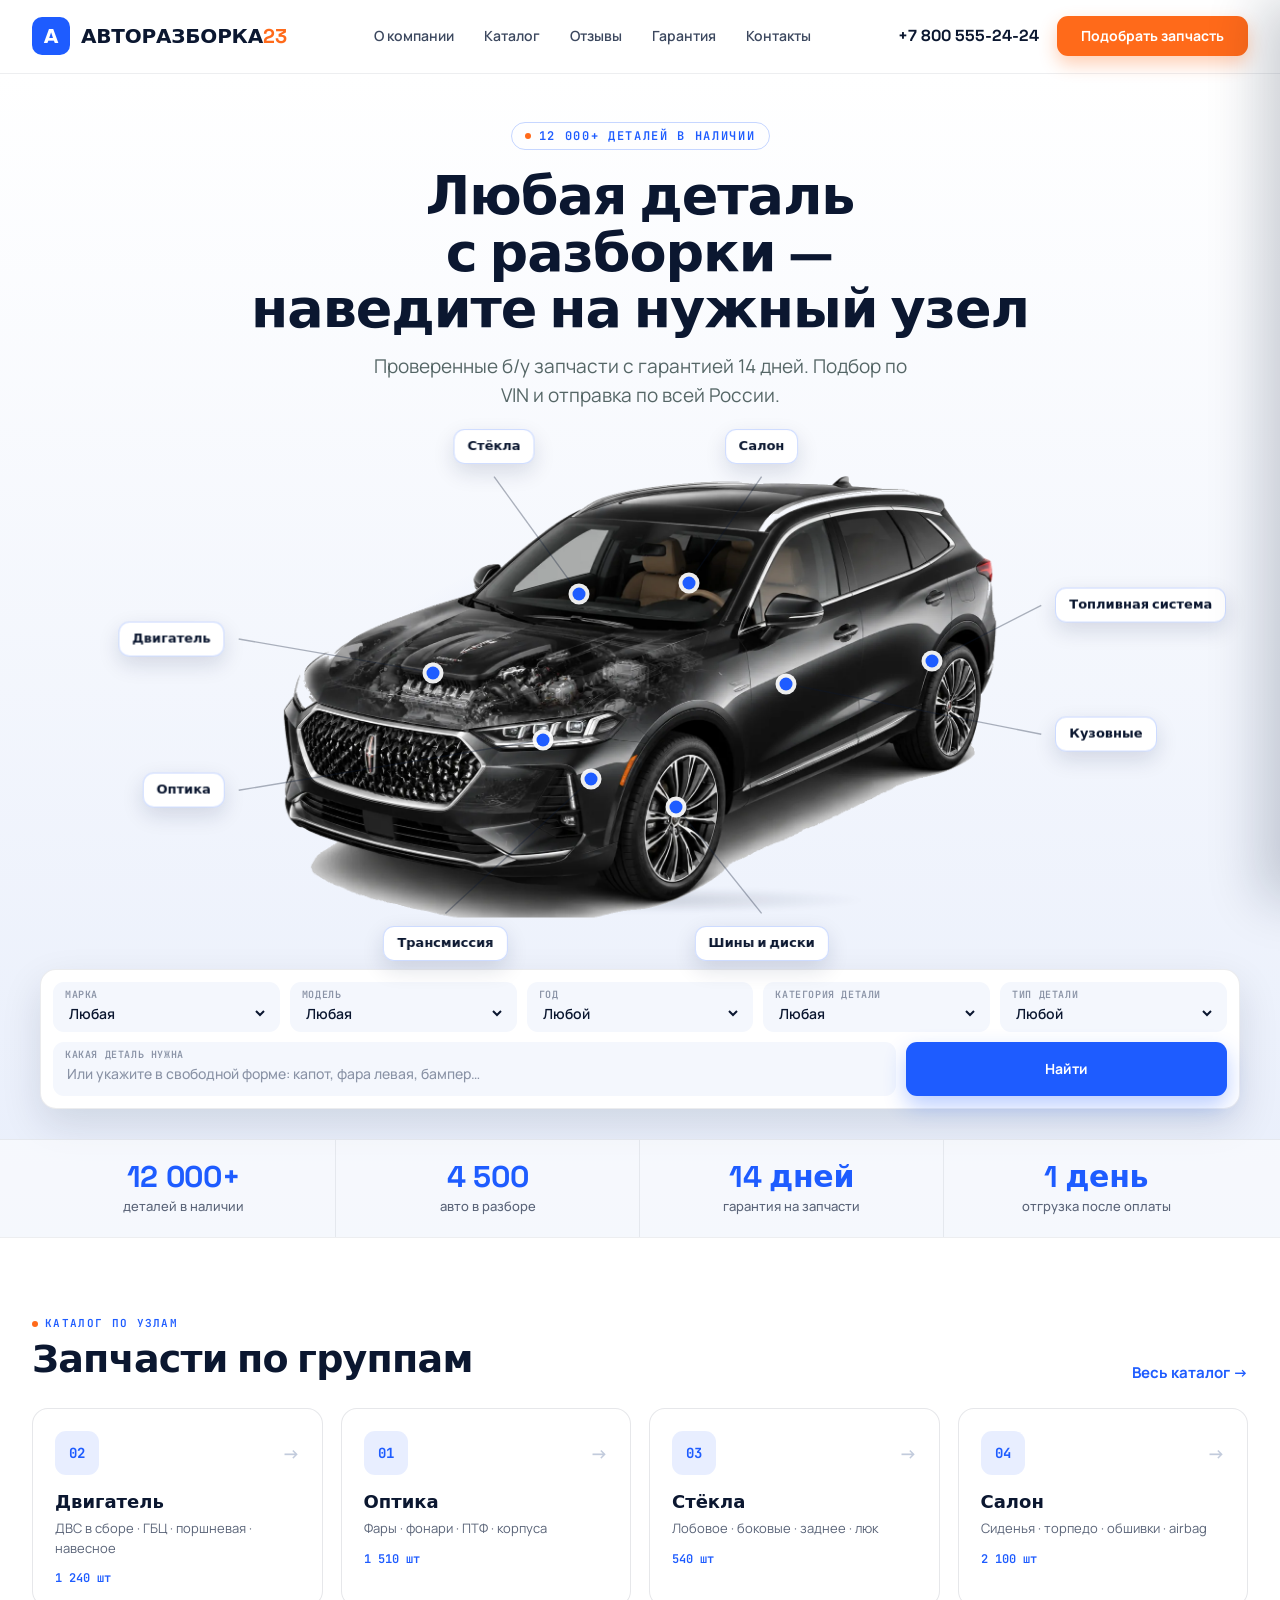
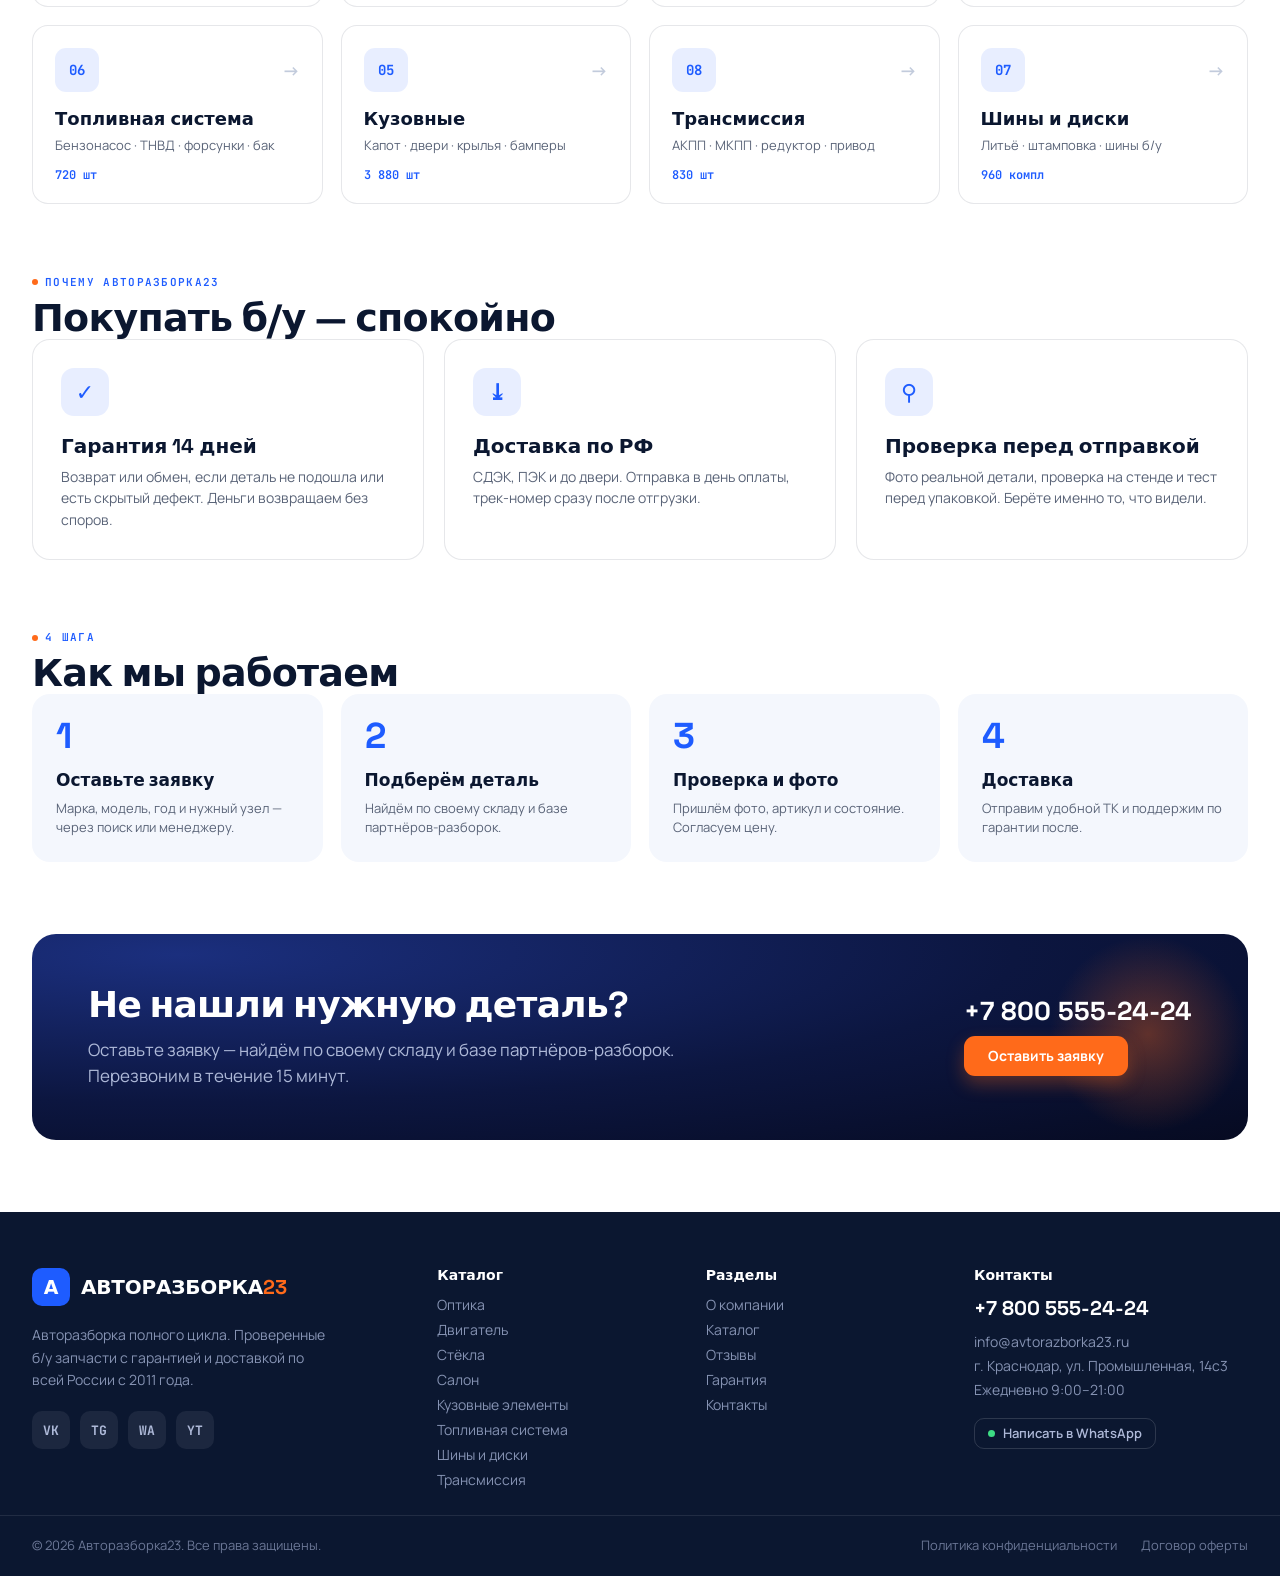
<file: index.html>
<!DOCTYPE html>
<html lang="ru">
<head>
  <meta charset="UTF-8">
  <meta name="viewport" content="width=device-width, initial-scale=1.0">
  <title>Авторазборка23 — Запчасти с разборки с гарантией</title>
  <meta name="description" content="Проверенные б/у запчасти с гарантией 14 дней. 12 000+ деталей в наличии. Подбор по VIN, отправка по всей России.">
  <link rel="preconnect" href="https://fonts.googleapis.com">
  <link rel="preconnect" href="https://fonts.gstatic.com" crossorigin>
  <link href="https://fonts.googleapis.com/css2?family=Manrope:wght@400;500;600;700;800&family=Space+Grotesk:wght@400;500;600;700&family=JetBrains+Mono:wght@500;700&display=swap" rel="stylesheet">
  <link rel="stylesheet" href="css/styles.css?v=f19b9d0c">
  <link rel="stylesheet" href="css/home.css?v=9eadbc1f">
</head>
<body>

<!-- ══ NAV ════════════════════════════════════ -->
<header class="nav" id="top">
  <div class="nav-inner">
    <a href="index.html" class="nav-logo">
      <div class="nav-logo-icon">А</div>
      <span class="nav-logo-name">АВТОРАЗБОРКА<em>23</em></span>
    </a>

    <nav class="nav-links">
      <a href="about.html">О компании</a>
      <a href="catalog.html">Каталог</a>
      <a href="reviews.html">Отзывы</a>
      <a href="warranty.html">Гарантия</a>
      <a href="contacts.html">Контакты</a>
    </nav>

    <div class="nav-right">
      <a href="tel:+78005552424" class="nav-phone">+7 800 555-24-24</a>
      <button class="btn btn-orange nav-btn" data-picker-open>Подобрать запчасть</button>
    </div>

    <button class="nav-burger" aria-label="Меню" onclick="window.AR23?.openDrawer()">
      <span></span><span></span><span></span>
    </button>
  </div>

  <!-- Picker dropdown (desktop) -->
  <div class="picker-drop" id="picker-drop">
    <div class="picker-drop-inner">
      <div class="picker-hdr">
        <div>
          <h3>Подбор запчасти</h3>
          <p>Укажите параметры — подберём деталь по своему складу и базе разборок.</p>
        </div>
        <button class="picker-close" data-picker-close aria-label="Закрыть">✕</button>
      </div>
      <div class="picker-row">
        <div class="picker-field"><span class="picker-field-lbl">Марка</span>
          <select><option>Любая</option><option>Toyota</option><option>Volkswagen</option><option>Kia</option><option>Hyundai</option><option>BMW</option><option>LADA</option></select>
        </div>
        <div class="picker-field"><span class="picker-field-lbl">Модель</span>
          <select><option>Любая</option><option>RAV4</option><option>Camry</option><option>Tiguan</option><option>Sportage</option></select>
        </div>
        <div class="picker-field"><span class="picker-field-lbl">Год</span>
          <select><option>Любой</option><option>2020+</option><option>2015–2019</option><option>2010–2014</option><option>до 2010</option></select>
        </div>
        <div class="picker-field"><span class="picker-field-lbl">Категория детали</span>
          <select><option>Любая</option><option>Двигатель</option><option>Кузовные элементы</option><option>Оптика</option><option>Стёкла</option><option>Салон</option><option>Топливная система</option><option>Шины и диски</option><option>Трансмиссия</option></select>
        </div>
        <div class="picker-field"><span class="picker-field-lbl">Тип детали</span>
          <select><option>Любой</option><option>Капот</option><option>Дверь</option><option>Крыло</option><option>Бампер</option><option>Фара / фонарь</option><option>Стекло</option><option>Зеркало</option><option>Диск / шина</option></select>
        </div>
      </div>
      <div class="picker-row">
        <div class="picker-field wide"><span class="picker-field-lbl">Какая деталь нужна</span>
          <input placeholder="Или укажите в свободной форме: капот, фара левая, бампер…">
        </div>
        <a href="catalog.html" class="btn btn-blue picker-submit" data-picker-close>Найти</a>
      </div>
    </div>
  </div>
</header>

<!-- ══ SCRIM ══════════════════════════════════ -->
<div class="scrim" id="scrim"></div>

<!-- ══ MOBILE DRAWER ══════════════════════════ -->
<aside class="drawer" id="drawer">
  <div class="drawer-hdr">
    <span>Меню</span>
    <button class="drawer-close" id="drawer-close" aria-label="Закрыть меню">✕</button>
  </div>
  <nav class="drawer-nav">
    <a href="about.html">О компании <span>→</span></a>
    <a href="catalog.html">Каталог <span>→</span></a>
    <a href="reviews.html">Отзывы <span>→</span></a>
    <a href="warranty.html">Гарантия <span>→</span></a>
    <a href="contacts.html">Контакты <span>→</span></a>
  </nav>
  <div class="drawer-footer">
    <a href="tel:+78005552424" class="drawer-phone">+7 800 555-24-24</a>
    <p class="drawer-hours">Ежедневно 9:00–21:00</p>
    <button class="btn btn-orange picker-open-full" data-picker-open onclick="window.AR23?.closeDrawer()">Подобрать запчасть</button>
  </div>
</aside>

<!-- ══ PICKER SHEET (mobile) ══════════════════ -->
<div class="picker-sheet" id="picker-sheet">
  <div class="picker-sheet-handle"><div class="picker-sheet-handle-bar"></div></div>
  <div class="picker-sheet-hdr">
    <div>
      <h3>Подбор запчасти</h3>
      <p>Укажите параметры — подберём деталь по своему складу и базе разборок.</p>
    </div>
    <button class="picker-close" data-picker-close aria-label="Закрыть">✕</button>
  </div>
  <div class="picker-sheet-body">
    <div class="picker-sheet-field"><span class="picker-field-lbl">Марка</span>
      <select><option>Любая</option><option>Toyota</option><option>Volkswagen</option><option>Kia</option><option>Hyundai</option><option>BMW</option><option>LADA</option></select>
    </div>
    <div class="picker-sheet-field"><span class="picker-field-lbl">Модель</span>
      <select><option>Любая</option><option>RAV4</option><option>Camry</option><option>Tiguan</option><option>Sportage</option></select>
    </div>
    <div class="picker-sheet-field-row">
      <div class="picker-sheet-field"><span class="picker-field-lbl">Год</span>
        <select><option>Любой</option><option>2020+</option><option>2015–2019</option><option>2010–2014</option><option>до 2010</option></select>
      </div>
      <div class="picker-sheet-field"><span class="picker-field-lbl">Категория</span>
        <select><option>Любая</option><option>Двигатель</option><option>Кузовные</option><option>Оптика</option><option>Стёкла</option><option>Салон</option><option>Топливная</option><option>Шины и диски</option><option>Трансмиссия</option></select>
      </div>
    </div>
    <div class="picker-sheet-field"><span class="picker-field-lbl">Тип детали</span>
      <select><option>Любой</option><option>Капот</option><option>Дверь</option><option>Крыло</option><option>Бампер</option><option>Фара / фонарь</option><option>Стекло</option><option>Зеркало</option><option>Диск / шина</option></select>
    </div>
    <div class="picker-sheet-field"><span class="picker-field-lbl">Какая деталь нужна</span>
      <input placeholder="Капот, фара левая, бампер…">
    </div>
    <a href="catalog.html" class="btn btn-blue picker-submit-sheet" data-picker-close>Подобрать</a>
  </div>
</div>

<!-- ══ HERO ════════════════════════════════════ -->
<section class="hero-section">
  <div class="hero-intro hero-text-center">
    <div class="hero-badge">
      <span class="hero-badge-dot"></span>12 000+ деталей в наличии
    </div>
    <h1 class="hero-title">Любая деталь с разборки —<br>наведите на нужный узел</h1>
    <p class="hero-sub">Проверенные б/у запчасти с гарантией 14 дней. Подбор по VIN и отправка по всей России.</p>
  </div>

  <!-- Desktop: car diagram -->
  <div class="hero-intro hero-intro--diagram">
    <div class="diagram-wrap" id="diagram">
      <div class="diagram-glow"></div>
      <div class="diagram-shadow"></div>
      <img src="images/car-photo.webp" alt="Автомобиль" class="diagram-car" draggable="false">
      <svg class="diagram-svg" viewBox="0 0 100 100" preserveAspectRatio="none" id="diagram-svg"></svg>
      <!-- dots and labels injected by JS -->
    </div>
  </div>

  <!-- Mobile: simple car + CTA -->
  <div class="hero-mobile">
    <div class="hero-car-wrap">
      <div class="hero-car-shadow"></div>
      <img src="images/car-photo.webp" alt="Авто в разборе" class="hero-car-img">
    </div>
    <button class="btn btn-blue hero-pick-btn" data-picker-open>
      <svg width="20" height="20" viewBox="0 0 22 22" fill="none"><circle cx="9.5" cy="9.5" r="7" stroke="#fff" stroke-width="2.2"/><line x1="15" y1="15" x2="20" y2="20" stroke="#fff" stroke-width="2.2" stroke-linecap="round"/></svg>
      Подобрать запчасть
    </button>
  </div>

  <!-- Desktop search form -->
  <div class="hero-search-wrap">
    <div class="hero-search">
      <div class="hero-search-row">
        <div class="hs-field"><span class="hs-lbl">Марка</span>
          <select><option>Любая</option><option>Toyota</option><option>Volkswagen</option><option>Kia</option><option>Hyundai</option><option>BMW</option><option>LADA</option></select>
        </div>
        <div class="hs-field"><span class="hs-lbl">Модель</span>
          <select><option>Любая</option><option>RAV4</option><option>Camry</option><option>Tiguan</option><option>Sportage</option></select>
        </div>
        <div class="hs-field"><span class="hs-lbl">Год</span>
          <select><option>Любой</option><option>2020+</option><option>2015–2019</option><option>2010–2014</option><option>до 2010</option></select>
        </div>
        <div class="hs-field"><span class="hs-lbl">Категория детали</span>
          <select><option>Любая</option><option>Двигатель</option><option>Кузовные элементы</option><option>Оптика</option><option>Стёкла</option><option>Салон</option><option>Топливная система</option><option>Шины и диски</option><option>Трансмиссия</option></select>
        </div>
        <div class="hs-field"><span class="hs-lbl">Тип детали</span>
          <select><option>Любой</option><option>Капот</option><option>Дверь</option><option>Крыло</option><option>Бампер</option><option>Фара / фонарь</option><option>Стекло</option><option>Зеркало</option><option>Диск / шина</option></select>
        </div>
      </div>
      <div class="hero-search-row">
        <div class="hs-field wide"><span class="hs-lbl">Какая деталь нужна</span>
          <input placeholder="Или укажите в свободной форме: капот, фара левая, бампер…">
        </div>
        <a href="catalog.html" class="btn btn-blue picker-submit">Найти</a>
      </div>
    </div>
  </div>

  <!-- Mobile search CTA wrap -->
  <div class="hero-search-wrap-m">
    <!-- search CTA already in .hero-mobile above -->
  </div>

  <!-- Stats strip -->
  <div class="stats-strip">
    <div class="stats-grid container">
      <div class="stat-cell">
        <div class="stat-num">12 000+</div>
        <div class="stat-lbl">деталей в наличии</div>
      </div>
      <div class="stat-cell">
        <div class="stat-num">4 500</div>
        <div class="stat-lbl">авто в разборе</div>
      </div>
      <div class="stat-cell">
        <div class="stat-num">14 дней</div>
        <div class="stat-lbl">гарантия на запчасти</div>
      </div>
      <div class="stat-cell">
        <div class="stat-num">1 день</div>
        <div class="stat-lbl">отгрузка после оплаты</div>
      </div>
    </div>
  </div>
</section>

<!-- ══ CATEGORIES ════════════════════════════ -->
<section class="section" id="catalog">
  <div class="container">
    <div class="section-hdr">
      <div>
        <div class="label"><span class="label-dot"></span>Каталог по узлам</div>
        <h2 class="section-title">Запчасти по группам</h2>
      </div>
      <a href="catalog.html" class="section-hdr-link">Весь каталог →</a>
    </div>
    <div class="cats-grid" id="cats-grid">
      <!-- injected by JS -->
    </div>
  </div>
</section>

<!-- ══ WHY US ═════════════════════════════════ -->
<section class="section-sm" id="why">
  <div class="container">
    <div class="label"><span class="label-dot"></span>Почему Авторазборка23</div>
    <h2 class="section-title section-title--mb">Покупать б/у — спокойно</h2>
    <div class="adv-grid">
      <div class="adv-card">
        <div class="adv-icon">✓</div>
        <div class="adv-title">Гарантия 14 дней</div>
        <p class="adv-text">Возврат или обмен, если деталь не подошла или есть скрытый дефект. Деньги возвращаем без споров.</p>
      </div>
      <div class="adv-card">
        <div class="adv-icon">⤓</div>
        <div class="adv-title">Доставка по РФ</div>
        <p class="adv-text">СДЭК, ПЭК и до двери. Отправка в день оплаты, трек-номер сразу после отгрузки.</p>
      </div>
      <div class="adv-card">
        <div class="adv-icon">⚲</div>
        <div class="adv-title">Проверка перед отправкой</div>
        <p class="adv-text">Фото реальной детали, проверка на стенде и тест перед упаковкой. Берёте именно то, что видели.</p>
      </div>
    </div>
  </div>
</section>

<!-- ══ HOW IT WORKS ═══════════════════════════ -->
<section class="section-sm" id="how">
  <div class="container">
    <div class="label"><span class="label-dot"></span>4 шага</div>
    <h2 class="section-title section-title--mb">Как мы работаем</h2>
    <div class="steps-grid">
      <div class="step-card">
        <div class="step-num">1</div>
        <div class="step-title">Оставьте заявку</div>
        <p class="step-text">Марка, модель, год и нужный узел — через поиск или менеджеру.</p>
      </div>
      <div class="step-card">
        <div class="step-num">2</div>
        <div class="step-title">Подберём деталь</div>
        <p class="step-text">Найдём по своему складу и базе партнёров-разборок.</p>
      </div>
      <div class="step-card">
        <div class="step-num">3</div>
        <div class="step-title">Проверка и фото</div>
        <p class="step-text">Пришлём фото, артикул и состояние. Согласуем цену.</p>
      </div>
      <div class="step-card">
        <div class="step-num">4</div>
        <div class="step-title">Доставка</div>
        <p class="step-text">Отправим удобной ТК и поддержим по гарантии после.</p>
      </div>
    </div>
  </div>
</section>

<!-- ══ CTA BAND ═══════════════════════════════ -->
<div class="cta-section">
  <div class="container">
    <div class="cta-band">
      <div class="cta-inner">
        <div>
          <h2 class="cta-title">Не нашли нужную деталь?</h2>
          <p class="cta-text">Оставьте заявку — найдём по своему складу и базе партнёров-разборок. Перезвоним в течение 15 минут.</p>
        </div>
        <div class="cta-aside">
          <a href="tel:+78005552424" class="cta-phone">+7 800 555-24-24</a>
          <button class="btn btn-orange" data-picker-open>Оставить заявку</button>
        </div>
      </div>
    </div>
  </div>
</div>

<!-- ══ FOOTER ═════════════════════════════════ -->
<footer class="footer" id="footer">
  <div class="footer-grid">
    <div>
      <div class="footer-logo"><div class="footer-logo-icon">А</div><span class="footer-logo-name">АВТОРАЗБОРКА<em>23</em></span></div>
      <p class="footer-desc">Авторазборка полного цикла. Проверенные б/у запчасти с гарантией и доставкой по всей России с 2011 года.</p>
      <div class="footer-socials">
        <a class="footer-social" href="#" aria-label="ВКонтакте">VK</a><a class="footer-social" href="#" aria-label="Telegram">TG</a><a class="footer-social" href="#" aria-label="WhatsApp">WA</a><a class="footer-social" href="#" aria-label="YouTube">YT</a>
      </div>
    </div>
    <div>
      <div class="footer-col-ttl">Каталог</div>
      <div class="footer-links">
        <a href="catalog.html">Оптика</a><a href="catalog.html">Двигатель</a><a href="catalog.html">Стёкла</a><a href="catalog.html">Салон</a><a href="catalog.html">Кузовные элементы</a><a href="catalog.html">Топливная система</a><a href="catalog.html">Шины и диски</a><a href="catalog.html">Трансмиссия</a>
      </div>
    </div>
    <div>
      <div class="footer-col-ttl">Разделы</div>
      <div class="footer-links">
        <a href="about.html">О компании</a><a href="catalog.html">Каталог</a><a href="reviews.html">Отзывы</a><a href="warranty.html">Гарантия</a><a href="contacts.html">Контакты</a>
      </div>
    </div>
    <div>
      <div class="footer-col-ttl">Контакты</div>
      <a href="tel:+78005552424" class="footer-contact-phone">+7 800 555-24-24</a>
      <p class="footer-contact-info">info@avtorazborka23.ru<br>г. Краснодар, ул. Промышленная, 14с3<br>Ежедневно 9:00–21:00</p>
      <a href="#" class="footer-wa"><span class="footer-wa-dot"></span>Написать в WhatsApp</a>
    </div>
  </div>
  <div class="footer-bottom">
    <div class="footer-bottom-inner">
      <span>© 2026 Авторазборка23. Все права защищены.</span>
      <div class="footer-legal"><a href="#">Политика конфиденциальности</a><a href="#">Договор оферты</a></div>
    </div>
  </div>
</footer>

<!-- ══ BOTTOM TABS (mobile) ══════════════════ -->
<nav class="btabs" aria-label="Быстрая навигация">
  <div class="btabs-inner">
    <a class="btab" href="catalog.html">
      <svg width="22" height="22" viewBox="0 0 22 22" aria-hidden="true"><rect x="2" y="2" width="7.5" height="7.5" rx="2" fill="#9aa3b4"/><rect x="12.5" y="2" width="7.5" height="7.5" rx="2" fill="#9aa3b4"/><rect x="2" y="12.5" width="7.5" height="7.5" rx="2" fill="#9aa3b4"/><rect x="12.5" y="12.5" width="7.5" height="7.5" rx="2" fill="#9aa3b4"/></svg>
      <span>Каталог</span>
    </a>
    <button class="btab" data-picker-open>
      <svg width="22" height="22" viewBox="0 0 22 22" fill="none" aria-hidden="true"><circle cx="9.5" cy="9.5" r="6.5" stroke="#9aa3b4" stroke-width="2.2"/><line x1="14.5" y1="14.5" x2="19.5" y2="19.5" stroke="#9aa3b4" stroke-width="2.2" stroke-linecap="round"/></svg>
      <span>Поиск</span>
    </button>
    <button class="btab">
      <svg width="22" height="22" viewBox="0 0 22 22" fill="none" aria-hidden="true"><path d="M5 7h12l-1 11H6L5 7z" stroke="#9aa3b4" stroke-width="2.2" stroke-linejoin="round"/><path d="M8 7a3 3 0 0 1 6 0" stroke="#9aa3b4" stroke-width="2.2" stroke-linecap="round"/></svg>
      <span>Корзина</span>
    </button>
    <a class="btab" href="contacts.html">
      <svg width="22" height="22" viewBox="0 0 22 22" fill="none" aria-hidden="true"><rect x="2.5" y="3.5" width="17" height="12" rx="3" stroke="#9aa3b4" stroke-width="2.2"/><path d="M7 18.5l3-3" stroke="#9aa3b4" stroke-width="2.2" stroke-linecap="round"/></svg>
      <span>Контакты</span>
    </a>
  </div>
</nav>

<script src="js/main.js?v=a5af56cf"></script>
<script src="js/home.js?v=b0ae2d95"></script>
</body>
</html>
</file>
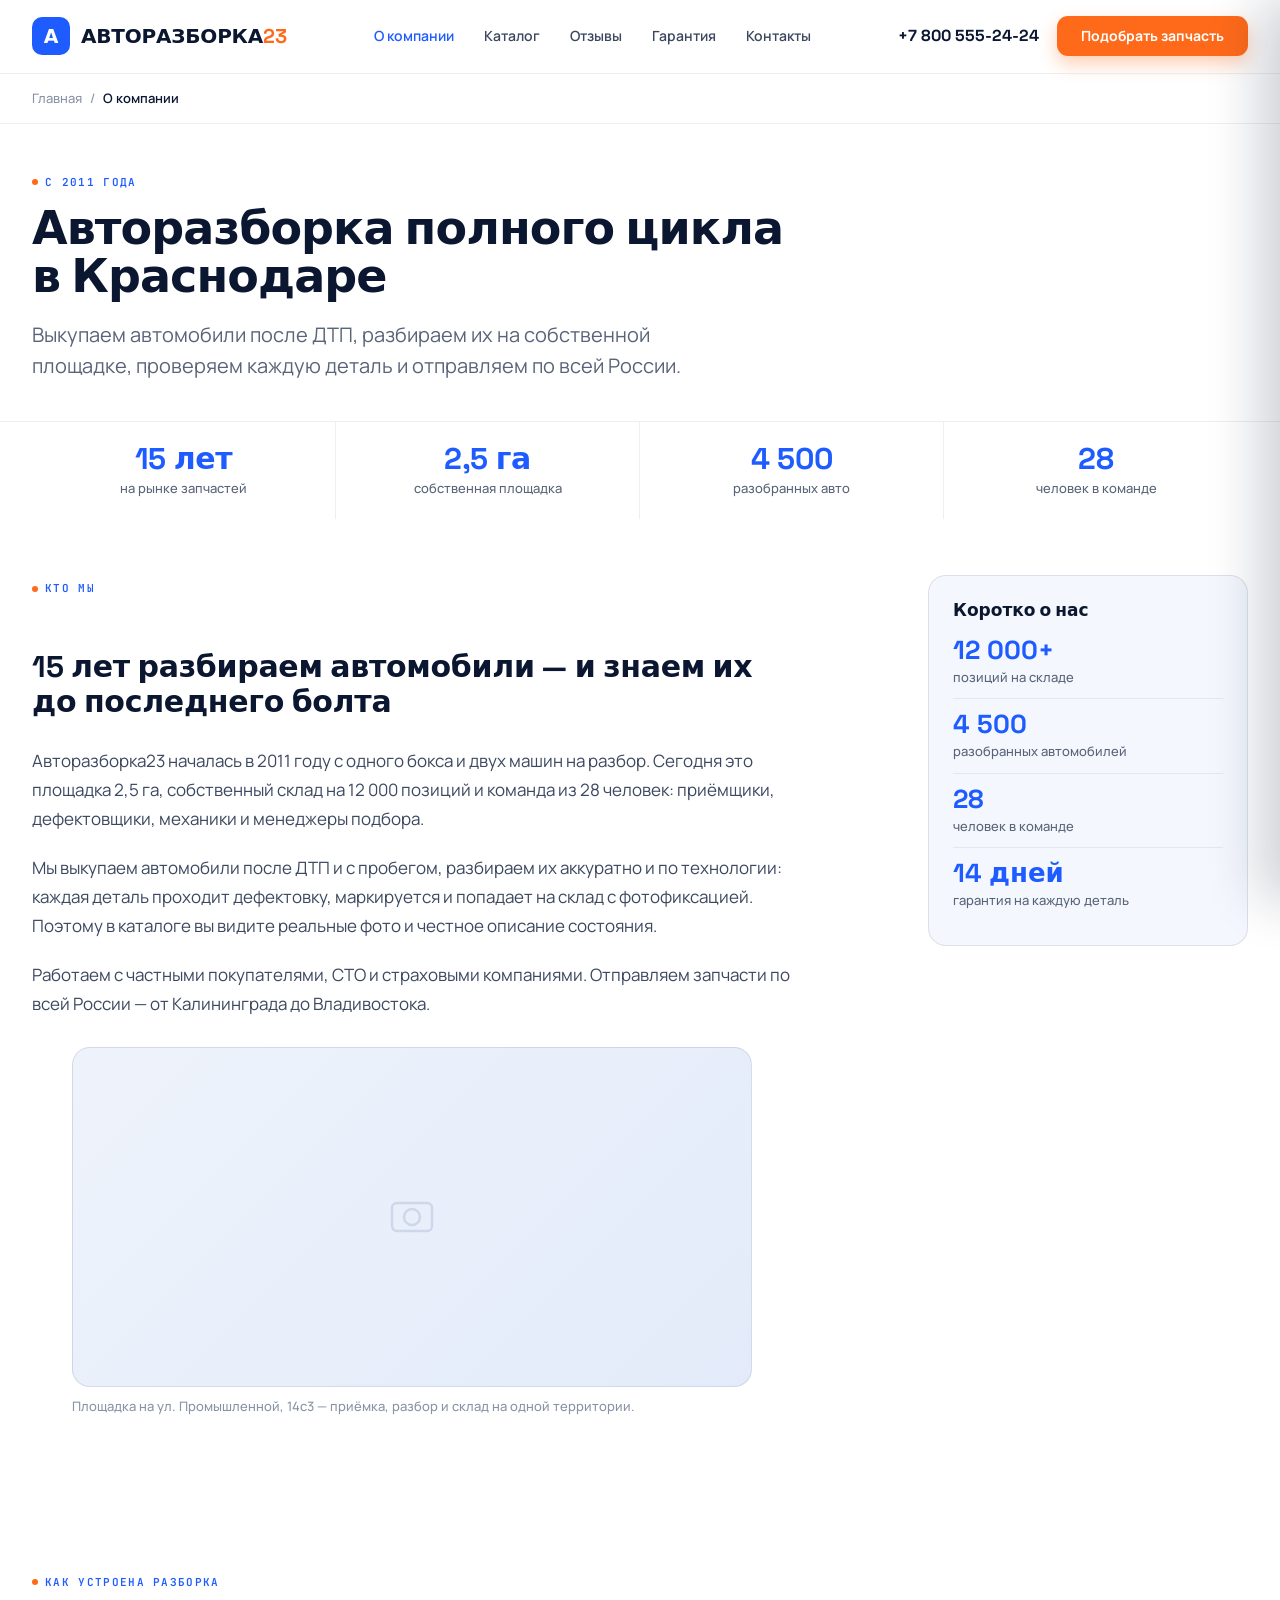
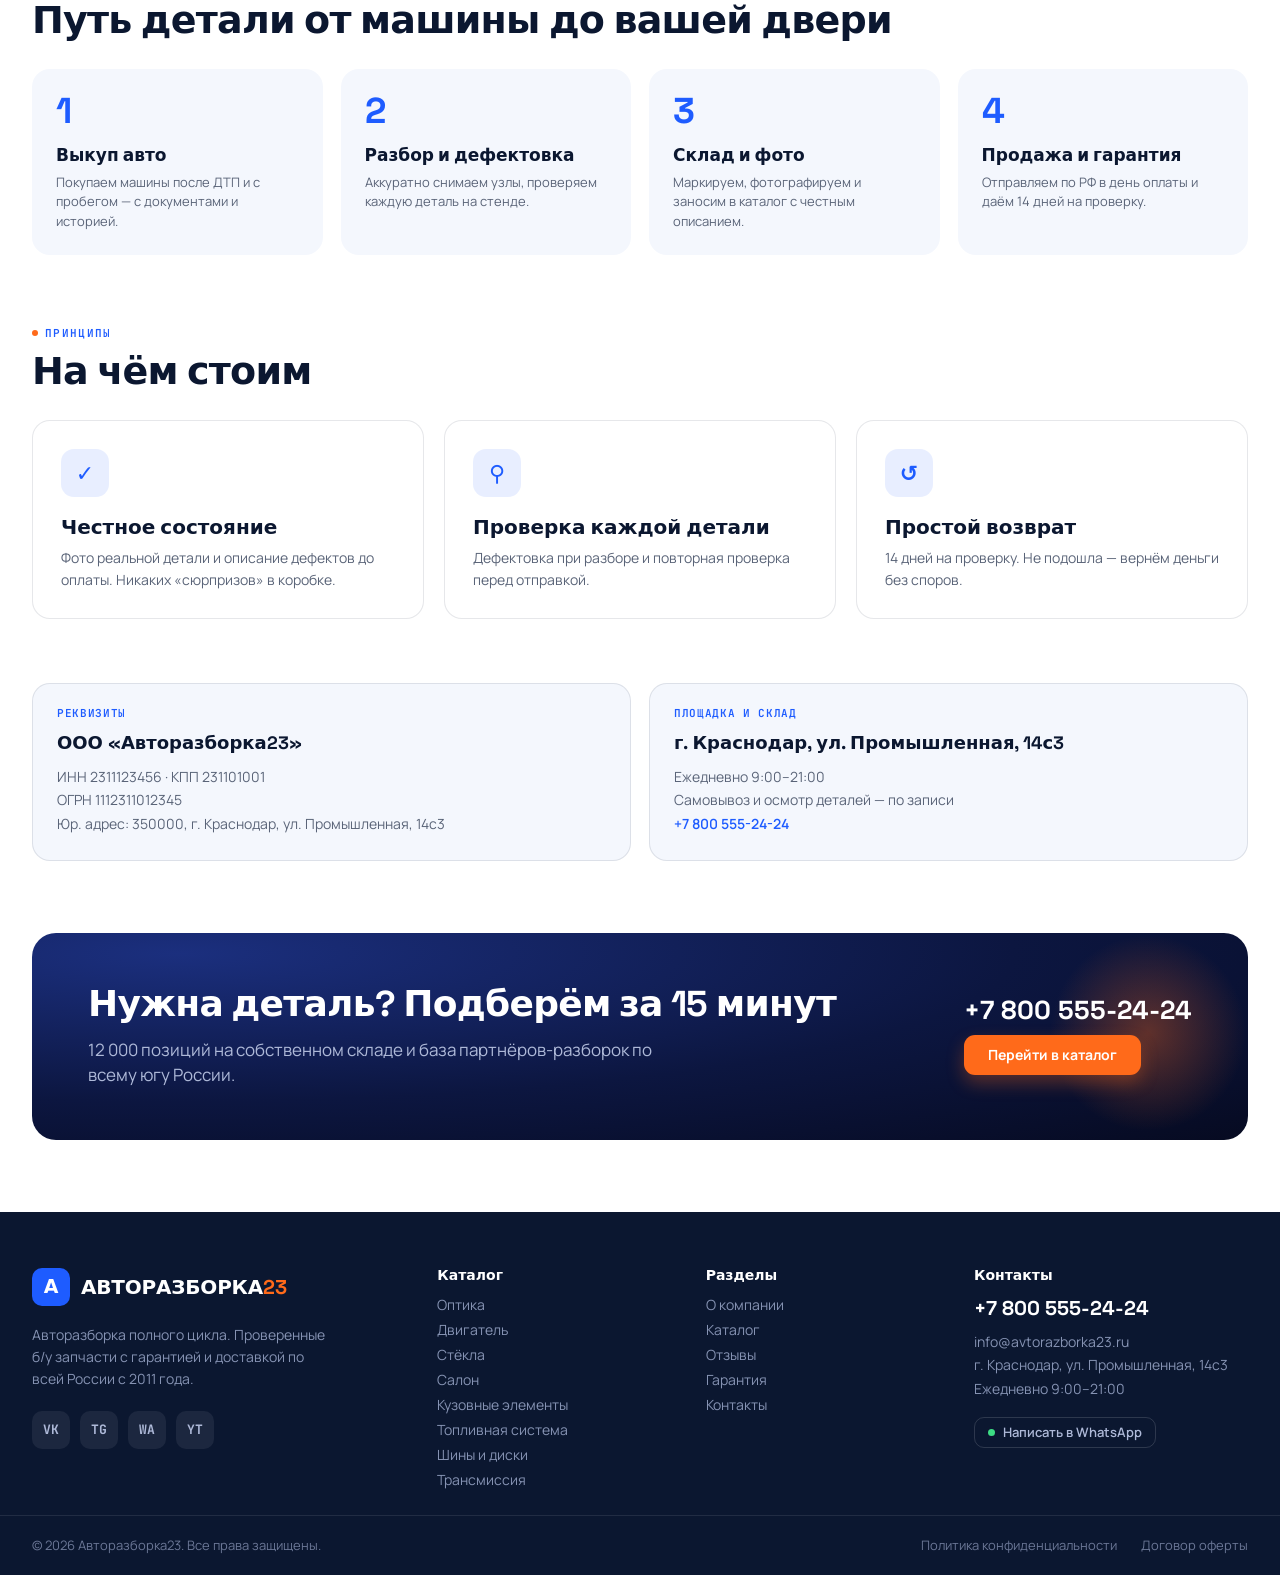
<file: about.html>
<!DOCTYPE html>
<html lang="ru">
<head>
  <meta charset="UTF-8">
  <meta name="viewport" content="width=device-width, initial-scale=1.0">
  <title>О компании — Авторазборка23</title>
  <meta name="description" content="Авторазборка полного цикла в Краснодаре с 2011 года: площадка 2,5 га, 12 000 позиций на складе, гарантия 14 дней и доставка по всей России.">
  <link rel="preconnect" href="https://fonts.googleapis.com">
  <link rel="preconnect" href="https://fonts.gstatic.com" crossorigin>
  <link href="https://fonts.googleapis.com/css2?family=Manrope:wght@400;500;600;700;800&family=Space+Grotesk:wght@400;500;600;700&family=JetBrains+Mono:wght@500;700&display=swap" rel="stylesheet">
  <link rel="stylesheet" href="css/styles.css?v=f19b9d0c">
</head>
<body>

<!-- ══ NAV ════════════════════════════════════ -->
<header class="nav">
  <div class="nav-inner">
    <a href="index.html" class="nav-logo">
      <div class="nav-logo-icon">А</div>
      <span class="nav-logo-name">АВТОРАЗБОРКА<em>23</em></span>
    </a>

    <nav class="nav-links">
      <a href="about.html" class="active">О компании</a>
      <a href="catalog.html">Каталог</a>
      <a href="reviews.html">Отзывы</a>
      <a href="warranty.html">Гарантия</a>
      <a href="contacts.html">Контакты</a>
    </nav>

    <div class="nav-right">
      <a href="tel:+78005552424" class="nav-phone">+7 800 555-24-24</a>
      <button class="btn btn-orange nav-btn" data-picker-open>Подобрать запчасть</button>
    </div>

    <button class="nav-burger" aria-label="Меню" onclick="window.AR23?.openDrawer()">
      <span></span><span></span><span></span>
    </button>
  </div>

  <div class="picker-drop" id="picker-drop">
    <div class="picker-drop-inner">
      <div class="picker-hdr">
        <div><h3>Подбор запчасти</h3><p>Укажите параметры — подберём деталь по своему складу и базе разборок.</p></div>
        <button class="picker-close" data-picker-close aria-label="Закрыть">✕</button>
      </div>
      <div class="picker-row">
        <div class="picker-field"><span class="picker-field-lbl">Марка</span><select aria-label="Марка"><option>Любая</option><option>Toyota</option><option>Volkswagen</option><option>Kia</option><option>Hyundai</option><option>BMW</option><option>LADA</option></select></div>
        <div class="picker-field"><span class="picker-field-lbl">Модель</span><select aria-label="Модель"><option>Любая</option><option>RAV4</option><option>Camry</option><option>Tiguan</option><option>Sportage</option></select></div>
        <div class="picker-field"><span class="picker-field-lbl">Год</span><select aria-label="Год"><option>Любой</option><option>2020+</option><option>2015–2019</option><option>2010–2014</option><option>до 2010</option></select></div>
        <div class="picker-field"><span class="picker-field-lbl">Категория детали</span><select aria-label="Категория детали"><option>Любая</option><option>Двигатель</option><option>Кузовные элементы</option><option>Оптика</option><option>Стёкла</option><option>Салон</option><option>Топливная система</option><option>Шины и диски</option><option>Трансмиссия</option></select></div>
        <div class="picker-field"><span class="picker-field-lbl">Тип детали</span><select aria-label="Тип детали"><option>Любой</option><option>Капот</option><option>Дверь</option><option>Крыло</option><option>Бампер</option><option>Фара / фонарь</option><option>Стекло</option><option>Зеркало</option><option>Диск / шина</option></select></div>
      </div>
      <div class="picker-row">
        <div class="picker-field wide"><span class="picker-field-lbl">Какая деталь нужна</span><input placeholder="Или укажите в свободной форме: капот, фара левая, бампер…" aria-label="Какая деталь нужна"></div>
        <a href="catalog.html" class="btn btn-blue picker-submit" data-picker-close>Подобрать</a>
      </div>
    </div>
  </div>
</header>

<div class="scrim" id="scrim"></div>

<aside class="drawer" id="drawer">
  <div class="drawer-hdr"><span>Меню</span><button class="drawer-close" id="drawer-close" aria-label="Закрыть меню">✕</button></div>
  <nav class="drawer-nav">
    <a href="about.html">О компании <span>→</span></a>
    <a href="catalog.html">Каталог <span>→</span></a>
    <a href="reviews.html">Отзывы <span>→</span></a>
    <a href="warranty.html">Гарантия <span>→</span></a>
    <a href="contacts.html">Контакты <span>→</span></a>
  </nav>
  <div class="drawer-footer">
    <a href="tel:+78005552424" class="drawer-phone">+7 800 555-24-24</a>
    <p class="drawer-hours">Ежедневно 9:00–21:00</p>
    <button class="btn btn-orange picker-open-full" data-picker-open onclick="window.AR23?.closeDrawer()">Подобрать запчасть</button>
  </div>
</aside>

<div class="picker-sheet" id="picker-sheet">
  <div class="picker-sheet-handle"><div class="picker-sheet-handle-bar"></div></div>
  <div class="picker-sheet-hdr">
    <div><h3>Подбор запчасти</h3><p>Укажите параметры — подберём деталь.</p></div>
    <button class="picker-close" data-picker-close aria-label="Закрыть">✕</button>
  </div>
  <div class="picker-sheet-body">
    <div class="picker-sheet-field"><span class="picker-field-lbl">Марка</span><select aria-label="Марка"><option>Любая</option><option>Toyota</option><option>Volkswagen</option><option>Kia</option><option>Hyundai</option><option>BMW</option><option>LADA</option></select></div>
    <div class="picker-sheet-field"><span class="picker-field-lbl">Модель</span><select aria-label="Модель"><option>Любая</option><option>RAV4</option><option>Camry</option><option>Tiguan</option><option>Sportage</option></select></div>
    <div class="picker-sheet-field-row">
      <div class="picker-sheet-field"><span class="picker-field-lbl">Год</span><select aria-label="Год"><option>Любой</option><option>2020+</option><option>2015–2019</option><option>2010–2014</option><option>до 2010</option></select></div>
      <div class="picker-sheet-field"><span class="picker-field-lbl">Категория</span><select aria-label="Категория"><option>Любая</option><option>Двигатель</option><option>Кузовные элементы</option><option>Оптика</option><option>Стёкла</option><option>Салон</option><option>Топливная система</option><option>Шины и диски</option><option>Трансмиссия</option></select></div>
    </div>
    <div class="picker-sheet-field"><span class="picker-field-lbl">Какая деталь нужна</span><input placeholder="Капот, фара левая, бампер…" aria-label="Какая деталь нужна"></div>
    <a href="catalog.html" class="btn btn-blue picker-submit-sheet" data-picker-close>Подобрать</a>
  </div>
</div>

<!-- ══ MAIN ════════════════════════════════════ -->
<main>
  <div class="breadcrumb-section">
    <div class="container">
      <nav class="breadcrumb" aria-label="Хлебные крошки">
        <a href="index.html">Главная</a><span class="breadcrumb-sep">/</span><span class="current">О компании</span>
      </nav>
    </div>
  </div>

  <div class="container">
    <div class="page-head">
      <div class="label"><span class="label-dot"></span>С 2011 года</div>
      <h1 class="page-title">Авторазборка полного цикла в Краснодаре</h1>
      <p class="page-lead">Выкупаем автомобили после ДТП, разбираем их на собственной площадке, проверяем каждую деталь и отправляем по всей России.</p>
    </div>
  </div>

  <div class="stats-strip">
    <div class="stats-grid">
        <div class="stat-cell">
          <div class="stat-num">15 лет</div>
          <div class="stat-lbl">на рынке запчастей</div>
        </div>
        <div class="stat-cell">
          <div class="stat-num">2,5 га</div>
          <div class="stat-lbl">собственная площадка</div>
        </div>
        <div class="stat-cell">
          <div class="stat-num">4 500</div>
          <div class="stat-lbl">разобранных авто</div>
        </div>
        <div class="stat-cell">
          <div class="stat-num">28</div>
          <div class="stat-lbl">человек в команде</div>
        </div>
    </div>
  </div>

  <!-- Кто мы -->
  <section class="section-sm">
    <div class="container">
      <div class="content-layout">
        <article class="prose">
          <div class="section-head">
            <div class="label"><span class="label-dot"></span>Кто мы</div>
            <h2 class="section-title">15 лет разбираем автомобили — и знаем их до последнего болта</h2>
          </div>
          <p>Авторазборка23 началась в 2011 году с одного бокса и двух машин на разбор. Сегодня это площадка 2,5 га, собственный склад на 12 000 позиций и команда из 28 человек: приёмщики, дефектовщики, механики и менеджеры подбора.</p>
          <p>Мы выкупаем автомобили после ДТП и с пробегом, разбираем их аккуратно и по технологии: каждая деталь проходит дефектовку, маркируется и попадает на склад с фотофиксацией. Поэтому в каталоге вы видите реальные фото и честное описание состояния.</p>
          <p>Работаем с частными покупателями, СТО и страховыми компаниями. Отправляем запчасти по всей России — от Калининграда до Владивостока.</p>

          <figure class="prose-figure">
            <div class="img-ph img-ph--tall"><svg width="48" height="48" viewBox="0 0 48 48" fill="none" aria-hidden="true"><rect x="4" y="10" width="40" height="28" rx="5" stroke="currentColor" stroke-width="2.5"/><circle cx="24" cy="24" r="8" stroke="currentColor" stroke-width="2.5"/></svg></div>
            <figcaption>Площадка на ул. Промышленной, 14с3 — приёмка, разбор и склад на одной территории.</figcaption>
          </figure>
        </article>
        <aside>
          <div class="aside-card">
            <h3>Коротко о нас</h3>
            <div class="aside-fact">
              <div class="aside-fact-num">12 000+</div>
              <div class="aside-fact-lbl">позиций на складе</div>
            </div>
            <div class="aside-fact">
              <div class="aside-fact-num">4 500</div>
              <div class="aside-fact-lbl">разобранных автомобилей</div>
            </div>
            <div class="aside-fact">
              <div class="aside-fact-num">28</div>
              <div class="aside-fact-lbl">человек в команде</div>
            </div>
            <div class="aside-fact">
              <div class="aside-fact-num">14 дней</div>
              <div class="aside-fact-lbl">гарантия на каждую деталь</div>
            </div>
          </div>
        </aside>
      </div>
    </div>
  </section>

  <!-- Путь детали -->
  <section class="section-sm">
    <div class="container">
      <div class="section-head">
        <div class="label"><span class="label-dot"></span>Как устроена разборка</div>
        <h2 class="section-title">Путь детали от машины до вашей двери</h2>
      </div>
      <div class="steps-grid">
        <div class="step-card">
          <div class="step-num">1</div>
          <div class="step-title">Выкуп авто</div>
          <p class="step-text">Покупаем машины после ДТП и с пробегом — с документами и историей.</p>
        </div>
        <div class="step-card">
          <div class="step-num">2</div>
          <div class="step-title">Разбор и дефектовка</div>
          <p class="step-text">Аккуратно снимаем узлы, проверяем каждую деталь на стенде.</p>
        </div>
        <div class="step-card">
          <div class="step-num">3</div>
          <div class="step-title">Склад и фото</div>
          <p class="step-text">Маркируем, фотографируем и заносим в каталог с честным описанием.</p>
        </div>
        <div class="step-card">
          <div class="step-num">4</div>
          <div class="step-title">Продажа и гарантия</div>
          <p class="step-text">Отправляем по РФ в день оплаты и даём 14 дней на проверку.</p>
        </div>
      </div>
    </div>
  </section>

  <!-- Принципы -->
  <section class="section-sm">
    <div class="container">
      <div class="section-head">
        <div class="label"><span class="label-dot"></span>Принципы</div>
        <h2 class="section-title">На чём стоим</h2>
      </div>
      <div class="adv-grid">
        <div class="adv-card">
          <div class="adv-icon" aria-hidden="true">✓</div>
          <div class="adv-title">Честное состояние</div>
          <p class="adv-text">Фото реальной детали и описание дефектов до оплаты. Никаких «сюрпризов» в коробке.</p>
        </div>
        <div class="adv-card">
          <div class="adv-icon" aria-hidden="true">⚲</div>
          <div class="adv-title">Проверка каждой детали</div>
          <p class="adv-text">Дефектовка при разборе и повторная проверка перед отправкой.</p>
        </div>
        <div class="adv-card">
          <div class="adv-icon" aria-hidden="true">↺</div>
          <div class="adv-title">Простой возврат</div>
          <p class="adv-text">14 дней на проверку. Не подошла — вернём деньги без споров.</p>
        </div>
      </div>
    </div>
  </section>

  <!-- Реквизиты -->
  <section class="section-sm">
    <div class="container">
      <div class="info-grid">
        <div class="info-card">
          <div class="info-card-ttl">Реквизиты</div>
          <h3>ООО «Авторазборка23»</h3>
          <p>ИНН 2311123456 · КПП 231101001<br>ОГРН 1112311012345<br>Юр. адрес: 350000, г. Краснодар, ул. Промышленная, 14с3</p>
        </div>
        <div class="info-card">
          <div class="info-card-ttl">Площадка и склад</div>
          <h3>г. Краснодар, ул. Промышленная, 14с3</h3>
          <p>Ежедневно 9:00–21:00<br>Самовывоз и осмотр деталей — по записи<br><a href="tel:+78005552424">+7 800 555-24-24</a></p>
        </div>
      </div>
    </div>
  </section>

  <!-- CTA -->
  <div class="cta-section">
    <div class="container">
      <div class="cta-band">
        <div class="cta-inner">
          <div>
            <h2 class="cta-title">Нужна деталь? Подберём за 15 минут</h2>
            <p class="cta-text">12 000 позиций на собственном складе и база партнёров-разборок по всему югу России.</p>
          </div>
          <div class="cta-aside">
            <a href="tel:+78005552424" class="cta-phone">+7 800 555-24-24</a>
            <a href="catalog.html" class="btn btn-orange">Перейти в каталог</a>
          </div>
        </div>
      </div>
    </div>
  </div>
</main>

<!-- ══ FOOTER ══════════════════════════════════ -->
<footer class="footer" id="footer">
  <div class="footer-grid">
    <div>
      <div class="footer-logo"><div class="footer-logo-icon">А</div><span class="footer-logo-name">АВТОРАЗБОРКА<em>23</em></span></div>
      <p class="footer-desc">Авторазборка полного цикла. Проверенные б/у запчасти с гарантией и доставкой по всей России с 2011 года.</p>
      <div class="footer-socials">
        <a class="footer-social" href="#" aria-label="ВКонтакте">VK</a><a class="footer-social" href="#" aria-label="Telegram">TG</a><a class="footer-social" href="#" aria-label="WhatsApp">WA</a><a class="footer-social" href="#" aria-label="YouTube">YT</a>
      </div>
    </div>
    <div>
      <div class="footer-col-ttl">Каталог</div>
      <div class="footer-links">
        <a href="catalog.html">Оптика</a><a href="catalog.html">Двигатель</a><a href="catalog.html">Стёкла</a><a href="catalog.html">Салон</a><a href="catalog.html">Кузовные элементы</a><a href="catalog.html">Топливная система</a><a href="catalog.html">Шины и диски</a><a href="catalog.html">Трансмиссия</a>
      </div>
    </div>
    <div>
      <div class="footer-col-ttl">Разделы</div>
      <div class="footer-links">
        <a href="about.html">О компании</a><a href="catalog.html">Каталог</a><a href="reviews.html">Отзывы</a><a href="warranty.html">Гарантия</a><a href="contacts.html">Контакты</a>
      </div>
    </div>
    <div>
      <div class="footer-col-ttl">Контакты</div>
      <a href="tel:+78005552424" class="footer-contact-phone">+7 800 555-24-24</a>
      <p class="footer-contact-info">info@avtorazborka23.ru<br>г. Краснодар, ул. Промышленная, 14с3<br>Ежедневно 9:00–21:00</p>
      <a href="#" class="footer-wa"><span class="footer-wa-dot"></span>Написать в WhatsApp</a>
    </div>
  </div>
  <div class="footer-bottom">
    <div class="footer-bottom-inner">
      <span>© 2026 Авторазборка23. Все права защищены.</span>
      <div class="footer-legal"><a href="#">Политика конфиденциальности</a><a href="#">Договор оферты</a></div>
    </div>
  </div>
</footer>

<nav class="btabs" aria-label="Быстрая навигация">
  <div class="btabs-inner">
    <a class="btab" href="catalog.html">
      <svg width="22" height="22" viewBox="0 0 22 22" aria-hidden="true"><rect x="2" y="2" width="7.5" height="7.5" rx="2" fill="#9aa3b4"/><rect x="12.5" y="2" width="7.5" height="7.5" rx="2" fill="#9aa3b4"/><rect x="2" y="12.5" width="7.5" height="7.5" rx="2" fill="#9aa3b4"/><rect x="12.5" y="12.5" width="7.5" height="7.5" rx="2" fill="#9aa3b4"/></svg>
      <span>Каталог</span>
    </a>
    <button class="btab" data-picker-open>
      <svg width="22" height="22" viewBox="0 0 22 22" fill="none" aria-hidden="true"><circle cx="9.5" cy="9.5" r="6.5" stroke="#9aa3b4" stroke-width="2.2"/><line x1="14.5" y1="14.5" x2="19.5" y2="19.5" stroke="#9aa3b4" stroke-width="2.2" stroke-linecap="round"/></svg>
      <span>Поиск</span>
    </button>
    <button class="btab">
      <svg width="22" height="22" viewBox="0 0 22 22" fill="none" aria-hidden="true"><path d="M5 7h12l-1 11H6L5 7z" stroke="#9aa3b4" stroke-width="2.2" stroke-linejoin="round"/><path d="M8 7a3 3 0 0 1 6 0" stroke="#9aa3b4" stroke-width="2.2" stroke-linecap="round"/></svg>
      <span>Корзина</span>
    </button>
    <a class="btab" href="contacts.html">
      <svg width="22" height="22" viewBox="0 0 22 22" fill="none" aria-hidden="true"><rect x="2.5" y="3.5" width="17" height="12" rx="3" stroke="#9aa3b4" stroke-width="2.2"/><path d="M7 18.5l3-3" stroke="#9aa3b4" stroke-width="2.2" stroke-linecap="round"/></svg>
      <span>Контакты</span>
    </a>
  </div>
</nav>

<script src="js/main.js?v=a5af56cf"></script>
</body>
</html>
</file>
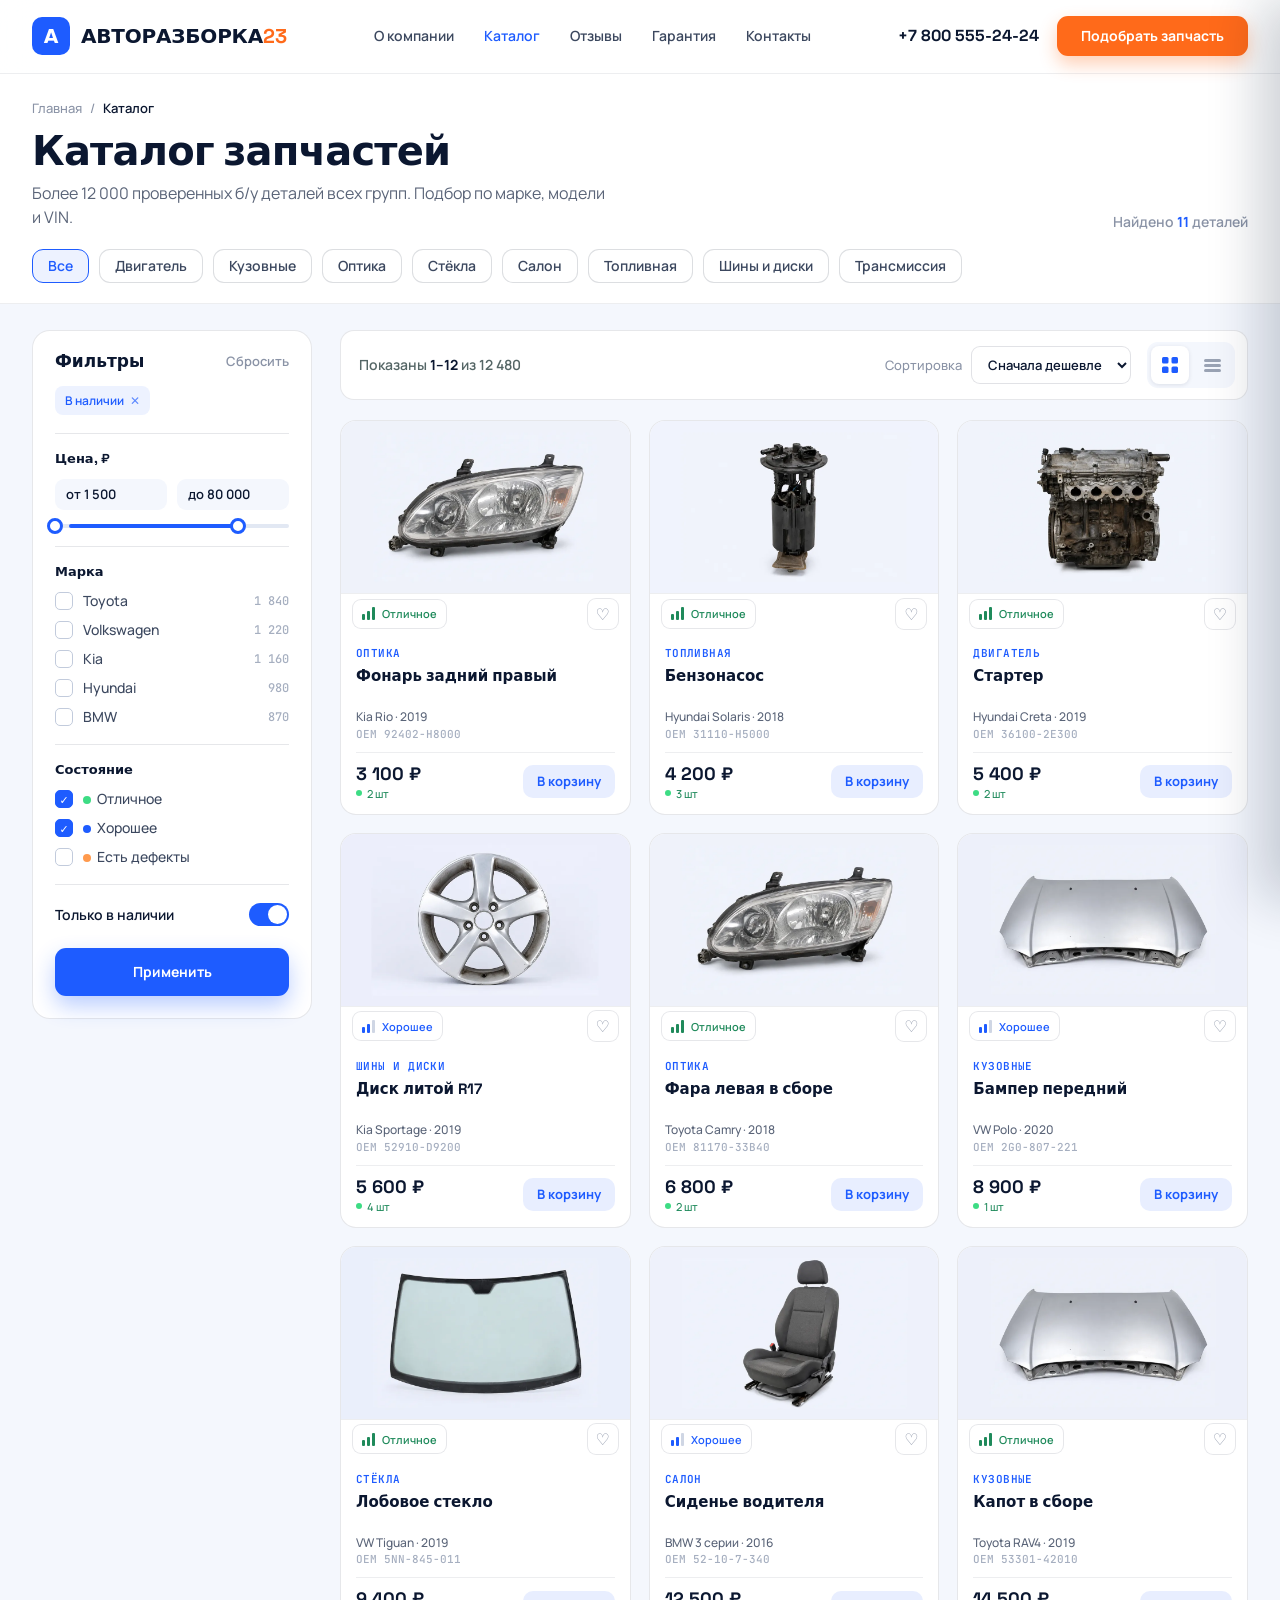
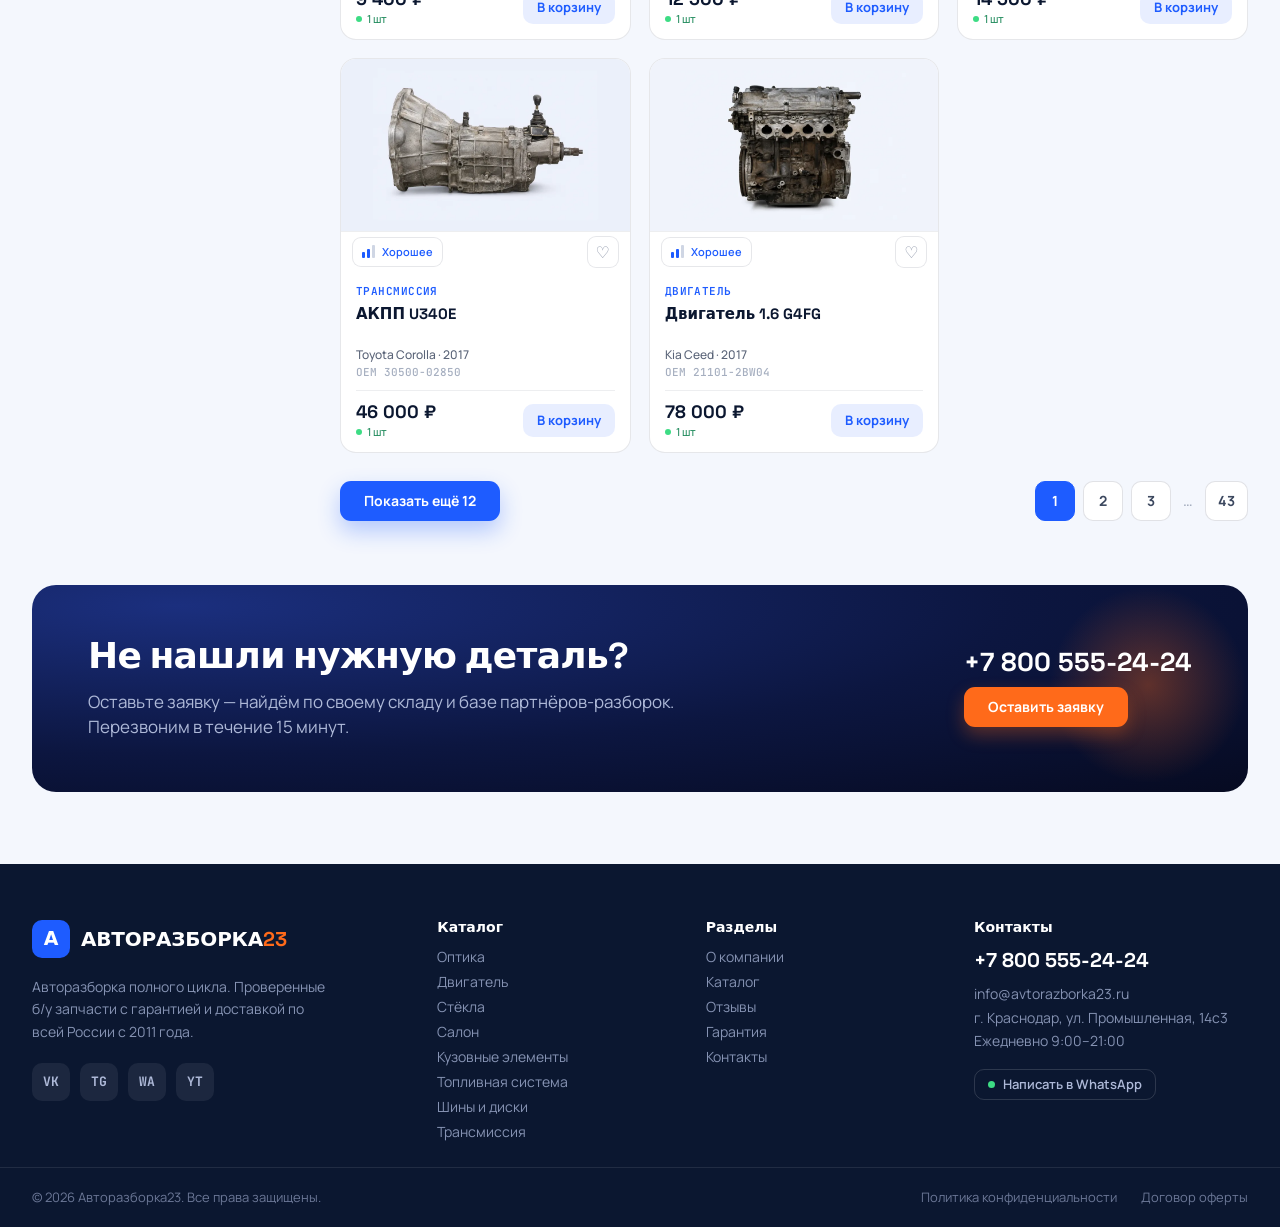
<file: catalog.html>
<!DOCTYPE html>
<html lang="ru">
<head>
  <meta charset="UTF-8">
  <meta name="viewport" content="width=device-width, initial-scale=1.0">
  <title>Каталог запчастей — Авторазборка23</title>
  <meta name="description" content="Более 12 000 проверенных б/у деталей всех групп. Подбор по марке, модели и VIN, фото реального состояния.">
  <link rel="preconnect" href="https://fonts.googleapis.com">
  <link rel="preconnect" href="https://fonts.gstatic.com" crossorigin>
  <link href="https://fonts.googleapis.com/css2?family=Manrope:wght@400;500;600;700;800&family=Space+Grotesk:wght@400;500;600;700&family=JetBrains+Mono:wght@500;700&display=swap" rel="stylesheet">
  <link rel="stylesheet" href="css/styles.css?v=f19b9d0c">
  <link rel="stylesheet" href="css/catalog.css?v=18ecc9c0">
</head>
<body>

<!-- ══ NAV ════════════════════════════════════ -->
<header class="nav">
  <div class="nav-inner">
    <a href="index.html" class="nav-logo">
      <div class="nav-logo-icon">А</div>
      <span class="nav-logo-name">АВТОРАЗБОРКА<em>23</em></span>
    </a>

    <nav class="nav-links">
      <a href="about.html">О компании</a>
      <a href="catalog.html" class="active">Каталог</a>
      <a href="reviews.html">Отзывы</a>
      <a href="warranty.html">Гарантия</a>
      <a href="contacts.html">Контакты</a>
    </nav>

    <div class="nav-right">
      <a href="tel:+78005552424" class="nav-phone">+7 800 555-24-24</a>
      <button class="btn btn-orange nav-btn" data-picker-open>Подобрать запчасть</button>
    </div>

    <button class="nav-burger" aria-label="Меню" onclick="window.AR23?.openDrawer()">
      <span></span><span></span><span></span>
    </button>
  </div>

  <div class="picker-drop" id="picker-drop">
    <div class="picker-drop-inner">
      <div class="picker-hdr">
        <div><h3>Подбор запчасти</h3><p>Укажите параметры — подберём деталь по своему складу и базе разборок.</p></div>
        <button class="picker-close" data-picker-close aria-label="Закрыть">✕</button>
      </div>
      <div class="picker-row">
        <div class="picker-field"><span class="picker-field-lbl">Марка</span><select><option>Любая</option><option>Toyota</option><option>Volkswagen</option><option>Kia</option><option>Hyundai</option><option>BMW</option><option>LADA</option></select></div>
        <div class="picker-field"><span class="picker-field-lbl">Модель</span><select><option>Любая</option><option>RAV4</option><option>Camry</option><option>Tiguan</option><option>Sportage</option></select></div>
        <div class="picker-field"><span class="picker-field-lbl">Год</span><select><option>Любой</option><option>2020+</option><option>2015–2019</option><option>2010–2014</option><option>до 2010</option></select></div>
        <div class="picker-field"><span class="picker-field-lbl">Категория детали</span><select><option>Любая</option><option>Двигатель</option><option>Кузовные элементы</option><option>Оптика</option><option>Стёкла</option><option>Салон</option><option>Топливная система</option><option>Шины и диски</option><option>Трансмиссия</option></select></div>
        <div class="picker-field"><span class="picker-field-lbl">Тип детали</span><select><option>Любой</option><option>Капот</option><option>Дверь</option><option>Крыло</option><option>Бампер</option><option>Фара / фонарь</option><option>Стекло</option><option>Зеркало</option><option>Диск / шина</option></select></div>
      </div>
      <div class="picker-row">
        <div class="picker-field wide"><span class="picker-field-lbl">Какая деталь нужна</span><input placeholder="Или укажите в свободной форме: капот, фара левая, бампер…"></div>
        <a href="catalog.html" class="btn btn-blue picker-submit" data-picker-close>Подобрать</a>
      </div>
    </div>
  </div>
</header>

<div class="scrim" id="scrim"></div>

<aside class="drawer" id="drawer">
  <div class="drawer-hdr"><span>Меню</span><button class="drawer-close" id="drawer-close" aria-label="Закрыть меню">✕</button></div>
  <nav class="drawer-nav">
    <a href="about.html">О компании <span>→</span></a>
    <a href="catalog.html">Каталог <span>→</span></a>
    <a href="reviews.html">Отзывы <span>→</span></a>
    <a href="warranty.html">Гарантия <span>→</span></a>
    <a href="contacts.html">Контакты <span>→</span></a>
  </nav>
  <div class="drawer-footer">
    <a href="tel:+78005552424" class="drawer-phone">+7 800 555-24-24</a>
    <p class="drawer-hours">Ежедневно 9:00–21:00</p>
    <button class="btn btn-orange picker-open-full" data-picker-open onclick="window.AR23?.closeDrawer()">Подобрать запчасть</button>
  </div>
</aside>

<div class="picker-sheet" id="picker-sheet">
  <div class="picker-sheet-handle"><div class="picker-sheet-handle-bar"></div></div>
  <div class="picker-sheet-hdr">
    <div><h3>Подбор запчасти</h3><p>Укажите параметры — подберём деталь.</p></div>
    <button class="picker-close" data-picker-close aria-label="Закрыть">✕</button>
  </div>
  <div class="picker-sheet-body">
    <div class="picker-sheet-field"><span class="picker-field-lbl">Марка</span><select><option>Любая</option><option>Toyota</option><option>Volkswagen</option><option>Kia</option><option>Hyundai</option><option>BMW</option><option>LADA</option></select></div>
    <div class="picker-sheet-field"><span class="picker-field-lbl">Модель</span><select><option>Любая</option><option>RAV4</option><option>Camry</option><option>Tiguan</option><option>Sportage</option></select></div>
    <div class="picker-sheet-field-row">
      <div class="picker-sheet-field"><span class="picker-field-lbl">Год</span><select><option>Любой</option><option>2020+</option><option>2015–2019</option><option>2010–2014</option><option>до 2010</option></select></div>
      <div class="picker-sheet-field"><span class="picker-field-lbl">Категория</span><select><option>Любая</option><option>Двигатель</option><option>Кузовные</option><option>Оптика</option><option>Стёкла</option></select></div>
    </div>
    <div class="picker-sheet-field"><span class="picker-field-lbl">Тип детали</span><select><option>Любой</option><option>Капот</option><option>Дверь</option><option>Крыло</option><option>Бампер</option><option>Фара / фонарь</option></select></div>
    <div class="picker-sheet-field"><span class="picker-field-lbl">Какая деталь нужна</span><input placeholder="Капот, фара левая, бампер…"></div>
    <a href="catalog.html" class="btn btn-blue picker-submit-sheet" data-picker-close>Подобрать</a>
  </div>
</div>

<!-- Filter sheet (mobile) -->
<div class="filter-sheet" id="filter-sheet">
  <div class="picker-sheet-handle"><div class="picker-sheet-handle-bar"></div></div>
  <div class="filter-sheet-hdr">
    <span class="filter-sheet-title">Фильтры</span>
    <div class="filter-sheet-hdr-right">
      <span class="filter-sheet-reset">Сбросить</span>
      <button class="drawer-close" id="filter-close" aria-label="Закрыть фильтры">✕</button>
    </div>
  </div>
  <div class="filter-sheet-body">
    <div class="filter-section">
      <div class="filter-title">Цена, ₽</div>
      <div class="price-inputs">
        <div class="price-input">от 1 500</div>
        <div class="price-input">до 80 000</div>
      </div>
      <div class="price-range">
        <div class="price-range-fill"></div>
        <div class="price-thumb"></div>
        <div class="price-thumb"></div>
      </div>
    </div>
    <div class="filter-section">
      <div class="filter-title">Марка</div>
      <div class="filter-checks">
        <label class="filter-check"><div class="filter-check-left"><div class="check-box">✓</div><span class="check-lbl">Toyota</span></div><span class="check-count">1 840</span></label>
        <label class="filter-check"><div class="filter-check-left"><div class="check-box">✓</div><span class="check-lbl">Volkswagen</span></div><span class="check-count">1 220</span></label>
        <label class="filter-check"><div class="filter-check-left"><div class="check-box checked"></div><span class="check-lbl">Kia</span></div><span class="check-count">1 160</span></label>
        <label class="filter-check"><div class="filter-check-left"><div class="check-box">✓</div><span class="check-lbl">Hyundai</span></div><span class="check-count">980</span></label>
        <label class="filter-check"><div class="filter-check-left"><div class="check-box">✓</div><span class="check-lbl">BMW</span></div><span class="check-count">870</span></label>
      </div>
    </div>
    <div class="filter-section">
      <div class="filter-title">Состояние</div>
      <div class="filter-checks">
        <label class="filter-check" data-cond="Отличное"><div class="filter-check-left"><div class="check-box checked">✓</div><span class="check-lbl"><span class="check-dot check-dot--ex"></span>Отличное</span></div></label>
        <label class="filter-check" data-cond="Хорошее"><div class="filter-check-left"><div class="check-box checked">✓</div><span class="check-lbl"><span class="check-dot check-dot--gd"></span>Хорошее</span></div></label>
        <label class="filter-check" data-cond="Есть дефекты"><div class="filter-check-left"><div class="check-box"></div><span class="check-lbl"><span class="check-dot check-dot--def"></span>Есть дефекты</span></div></label>
      </div>
    </div>
    <div class="filter-toggle">
      <span>Только в наличии</span>
      <div class="toggle-track"><div class="toggle-thumb"></div></div>
    </div>
    <button class="btn btn-blue filter-apply" onclick="closeFilterSheet()">Применить фильтры</button>
  </div>
</div>

<!-- ══ MAIN ════════════════════════════════════ -->
<main>
  <!-- Page header -->
  <div class="catalog-hdr">
    <div class="container section-catalog-hdr catalog-hdr-inner">
      <nav class="breadcrumb" aria-label="Хлебные крошки">
        <a href="index.html">Главная</a>
        <span class="breadcrumb-sep">/</span>
        <span class="current">Каталог</span>
      </nav>
      <div class="catalog-hdr-row">
        <div>
          <h1 class="catalog-title">Каталог запчастей</h1>
          <p class="catalog-lead">Более 12 000 проверенных б/у деталей всех групп. Подбор по марке, модели и VIN.</p>
        </div>
        <span class="catalog-found">Найдено <b class="found-count">12</b> деталей</span>
      </div>

      <!-- Group chips -->
      <div class="group-chips" id="group-chips">
        <button class="gchip active" data-group="Все">Все</button>
        <button class="gchip" data-group="Двигатель">Двигатель</button>
        <button class="gchip" data-group="Кузовные">Кузовные</button>
        <button class="gchip" data-group="Оптика">Оптика</button>
        <button class="gchip" data-group="Стёкла">Стёкла</button>
        <button class="gchip" data-group="Салон">Салон</button>
        <button class="gchip" data-group="Топливная">Топливная</button>
        <button class="gchip" data-group="Шины и диски">Шины и диски</button>
        <button class="gchip" data-group="Трансмиссия">Трансмиссия</button>
      </div>
    </div>
  </div>

  <!-- Mobile filter/sort controls -->
  <div class="mobile-controls">
    <button class="mobile-control-btn" onclick="openFilterSheet()">
      <svg width="16" height="16" viewBox="0 0 18 18" fill="none"><line x1="2" y1="5" x2="16" y2="5" stroke="#1e5cff" stroke-width="2" stroke-linecap="round"/><line x1="2" y1="13" x2="16" y2="13" stroke="#1e5cff" stroke-width="2" stroke-linecap="round"/><circle cx="11" cy="5" r="2.4" fill="#fff" stroke="#1e5cff" stroke-width="2"/><circle cx="6" cy="13" r="2.4" fill="#fff" stroke="#1e5cff" stroke-width="2"/></svg>
      Фильтры <span class="mobile-ctrl-badge">2</span>
    </button>
    <button class="mobile-control-btn" id="sort-btn">
      <svg width="16" height="16" viewBox="0 0 18 18" fill="none"><path d="M5 3v12M5 15l-3-3M5 3l3 3" stroke="#1e5cff" stroke-width="2" stroke-linecap="round" stroke-linejoin="round"/><line x1="11" y1="5" x2="16" y2="5" stroke="#1e5cff" stroke-width="2" stroke-linecap="round"/><line x1="11" y1="9" x2="15" y2="9" stroke="#1e5cff" stroke-width="2" stroke-linecap="round"/><line x1="11" y1="13" x2="14" y2="13" stroke="#1e5cff" stroke-width="2" stroke-linecap="round"/></svg>
      Дешевле
    </button>
  </div>

  <div class="container catalog-body">
    <div class="catalog-layout">

      <!-- SIDEBAR -->
      <aside class="sidebar">
        <div class="sidebar-hdr">
          <h3>Фильтры</h3>
          <span class="sidebar-reset">Сбросить</span>
        </div>
        <div class="active-filters">
          <span class="active-filter">В наличии <button>✕</button></span>
        </div>

        <div class="filter-section">
          <div class="filter-title">Цена, ₽</div>
          <div class="price-inputs">
            <div class="price-input">от 1 500</div>
            <div class="price-input">до 80 000</div>
          </div>
          <div class="price-range">
            <div class="price-range-fill"></div>
            <div class="price-thumb"></div>
            <div class="price-thumb"></div>
          </div>
        </div>

        <div class="filter-section">
          <div class="filter-title">Марка</div>
          <div class="filter-checks">
            <label class="filter-check"><div class="filter-check-left"><div class="check-box"></div><span class="check-lbl">Toyota</span></div><span class="check-count">1 840</span></label>
            <label class="filter-check"><div class="filter-check-left"><div class="check-box"></div><span class="check-lbl">Volkswagen</span></div><span class="check-count">1 220</span></label>
            <label class="filter-check"><div class="filter-check-left"><div class="check-box"></div><span class="check-lbl">Kia</span></div><span class="check-count">1 160</span></label>
            <label class="filter-check"><div class="filter-check-left"><div class="check-box"></div><span class="check-lbl">Hyundai</span></div><span class="check-count">980</span></label>
            <label class="filter-check"><div class="filter-check-left"><div class="check-box"></div><span class="check-lbl">BMW</span></div><span class="check-count">870</span></label>
          </div>
        </div>

        <div class="filter-section">
          <div class="filter-title">Состояние</div>
          <div class="filter-checks">
            <label class="filter-check"><div class="filter-check-left"><div class="check-box checked">✓</div><span class="check-lbl"><span class="check-dot check-dot--ex"></span>Отличное</span></div></label>
            <label class="filter-check"><div class="filter-check-left"><div class="check-box checked">✓</div><span class="check-lbl"><span class="check-dot check-dot--gd"></span>Хорошее</span></div></label>
            <label class="filter-check"><div class="filter-check-left"><div class="check-box"></div><span class="check-lbl"><span class="check-dot check-dot--def"></span>Есть дефекты</span></div></label>
          </div>
        </div>

        <div class="filter-toggle">
          <span>Только в наличии</span>
          <div class="toggle-track"><div class="toggle-thumb"></div></div>
        </div>

        <button class="btn btn-blue filter-apply">Применить</button>
      </aside>

      <!-- CONTENT -->
      <div>
        <!-- Sort + view toggle -->
        <div class="sort-bar">
          <span class="sort-bar-info">Показаны <b>1–12</b> из 12 480</span>
          <div class="sort-bar-right">
            <div class="sort-select-wrap">
              <span>Сортировка</span>
              <select class="sort-select" id="sort-select">
                <option value="cheap">Сначала дешевле</option>
                <option value="exp">Сначала дороже</option>
                <option value="new">Сначала новые</option>
                <option value="pop">По популярности</option>
              </select>
            </div>
            <div class="view-toggle">
              <button class="view-btn active" id="view-grid" title="Сетка">
                <svg width="16" height="16" viewBox="0 0 16 16"><rect x="0" y="0" width="6.5" height="6.5" rx="1.5" fill="#1e5cff"/><rect x="9.5" y="0" width="6.5" height="6.5" rx="1.5" fill="#1e5cff"/><rect x="0" y="9.5" width="6.5" height="6.5" rx="1.5" fill="#1e5cff"/><rect x="9.5" y="9.5" width="6.5" height="6.5" rx="1.5" fill="#1e5cff"/></svg>
              </button>
              <button class="view-btn" id="view-list" title="Список">
                <svg width="17" height="13" viewBox="0 0 17 13"><rect x="0" y="0" width="17" height="3" rx="1.5" fill="#9aa3b4"/><rect x="0" y="5" width="17" height="3" rx="1.5" fill="#9aa3b4"/><rect x="0" y="10" width="17" height="3" rx="1.5" fill="#9aa3b4"/></svg>
              </button>
            </div>
          </div>
        </div>

        <!-- Products -->
        <div class="products-grid" id="products-container"></div>

        <!-- Pagination -->
        <div class="pagination">
          <button class="btn btn-blue" id="load-more">Показать ещё 12</button>
          <div class="page-nums">
            <button class="page-btn active">1</button>
            <button class="page-btn">2</button>
            <button class="page-btn">3</button>
            <span class="page-dots">…</span>
            <button class="page-btn">43</button>
          </div>
        </div>
      </div>
    </div>
  </div>

  <!-- CTA -->
  <div class="catalog-cta">
    <div class="container">
      <div class="cta-band">
        <div class="cta-inner">
          <div>
            <h2 class="cta-title">Не нашли нужную деталь?</h2>
            <p class="cta-text">Оставьте заявку — найдём по своему складу и базе партнёров-разборок. Перезвоним в течение 15 минут.</p>
          </div>
          <div class="cta-aside">
            <a href="tel:+78005552424" class="cta-phone">+7 800 555-24-24</a>
            <button class="btn btn-orange" data-picker-open>Оставить заявку</button>
          </div>
        </div>
      </div>
    </div>
  </div>
</main>

<!-- ══ FOOTER ══════════════════════════════════ -->
<footer class="footer" id="footer">
  <div class="footer-grid">
    <div>
      <div class="footer-logo"><div class="footer-logo-icon">А</div><span class="footer-logo-name">АВТОРАЗБОРКА<em>23</em></span></div>
      <p class="footer-desc">Авторазборка полного цикла. Проверенные б/у запчасти с гарантией и доставкой по всей России с 2011 года.</p>
      <div class="footer-socials">
        <a class="footer-social" href="#" aria-label="ВКонтакте">VK</a><a class="footer-social" href="#" aria-label="Telegram">TG</a><a class="footer-social" href="#" aria-label="WhatsApp">WA</a><a class="footer-social" href="#" aria-label="YouTube">YT</a>
      </div>
    </div>
    <div>
      <div class="footer-col-ttl">Каталог</div>
      <div class="footer-links">
        <a href="catalog.html">Оптика</a><a href="catalog.html">Двигатель</a><a href="catalog.html">Стёкла</a><a href="catalog.html">Салон</a><a href="catalog.html">Кузовные элементы</a><a href="catalog.html">Топливная система</a><a href="catalog.html">Шины и диски</a><a href="catalog.html">Трансмиссия</a>
      </div>
    </div>
    <div>
      <div class="footer-col-ttl">Разделы</div>
      <div class="footer-links">
        <a href="about.html">О компании</a><a href="catalog.html">Каталог</a><a href="reviews.html">Отзывы</a><a href="warranty.html">Гарантия</a><a href="contacts.html">Контакты</a>
      </div>
    </div>
    <div>
      <div class="footer-col-ttl">Контакты</div>
      <a href="tel:+78005552424" class="footer-contact-phone">+7 800 555-24-24</a>
      <p class="footer-contact-info">info@avtorazborka23.ru<br>г. Краснодар, ул. Промышленная, 14с3<br>Ежедневно 9:00–21:00</p>
      <a href="#" class="footer-wa"><span class="footer-wa-dot"></span>Написать в WhatsApp</a>
    </div>
  </div>
  <div class="footer-bottom">
    <div class="footer-bottom-inner">
      <span>© 2026 Авторазборка23. Все права защищены.</span>
      <div class="footer-legal"><a href="#">Политика конфиденциальности</a><a href="#">Договор оферты</a></div>
    </div>
  </div>
</footer>

<!-- Bottom tabs -->
<nav class="btabs" aria-label="Быстрая навигация">
  <div class="btabs-inner">
    <a class="btab active" href="catalog.html">
      <svg width="22" height="22" viewBox="0 0 22 22" aria-hidden="true"><rect x="2" y="2" width="7.5" height="7.5" rx="2" fill="#9aa3b4"/><rect x="12.5" y="2" width="7.5" height="7.5" rx="2" fill="#9aa3b4"/><rect x="2" y="12.5" width="7.5" height="7.5" rx="2" fill="#9aa3b4"/><rect x="12.5" y="12.5" width="7.5" height="7.5" rx="2" fill="#9aa3b4"/></svg>
      <span>Каталог</span>
    </a>
    <button class="btab" data-picker-open>
      <svg width="22" height="22" viewBox="0 0 22 22" fill="none" aria-hidden="true"><circle cx="9.5" cy="9.5" r="6.5" stroke="#9aa3b4" stroke-width="2.2"/><line x1="14.5" y1="14.5" x2="19.5" y2="19.5" stroke="#9aa3b4" stroke-width="2.2" stroke-linecap="round"/></svg>
      <span>Поиск</span>
    </button>
    <button class="btab">
      <svg width="22" height="22" viewBox="0 0 22 22" fill="none" aria-hidden="true"><path d="M5 7h12l-1 11H6L5 7z" stroke="#9aa3b4" stroke-width="2.2" stroke-linejoin="round"/><path d="M8 7a3 3 0 0 1 6 0" stroke="#9aa3b4" stroke-width="2.2" stroke-linecap="round"/></svg>
      <span>Корзина</span>
    </button>
    <a class="btab" href="contacts.html">
      <svg width="22" height="22" viewBox="0 0 22 22" fill="none" aria-hidden="true"><rect x="2.5" y="3.5" width="17" height="12" rx="3" stroke="#9aa3b4" stroke-width="2.2"/><path d="M7 18.5l3-3" stroke="#9aa3b4" stroke-width="2.2" stroke-linecap="round"/></svg>
      <span>Контакты</span>
    </a>
  </div>
</nav>

<script src="js/main.js?v=a5af56cf"></script>
<script src="js/catalog.js?v=34885f30"></script>
</body>
</html>
</file>
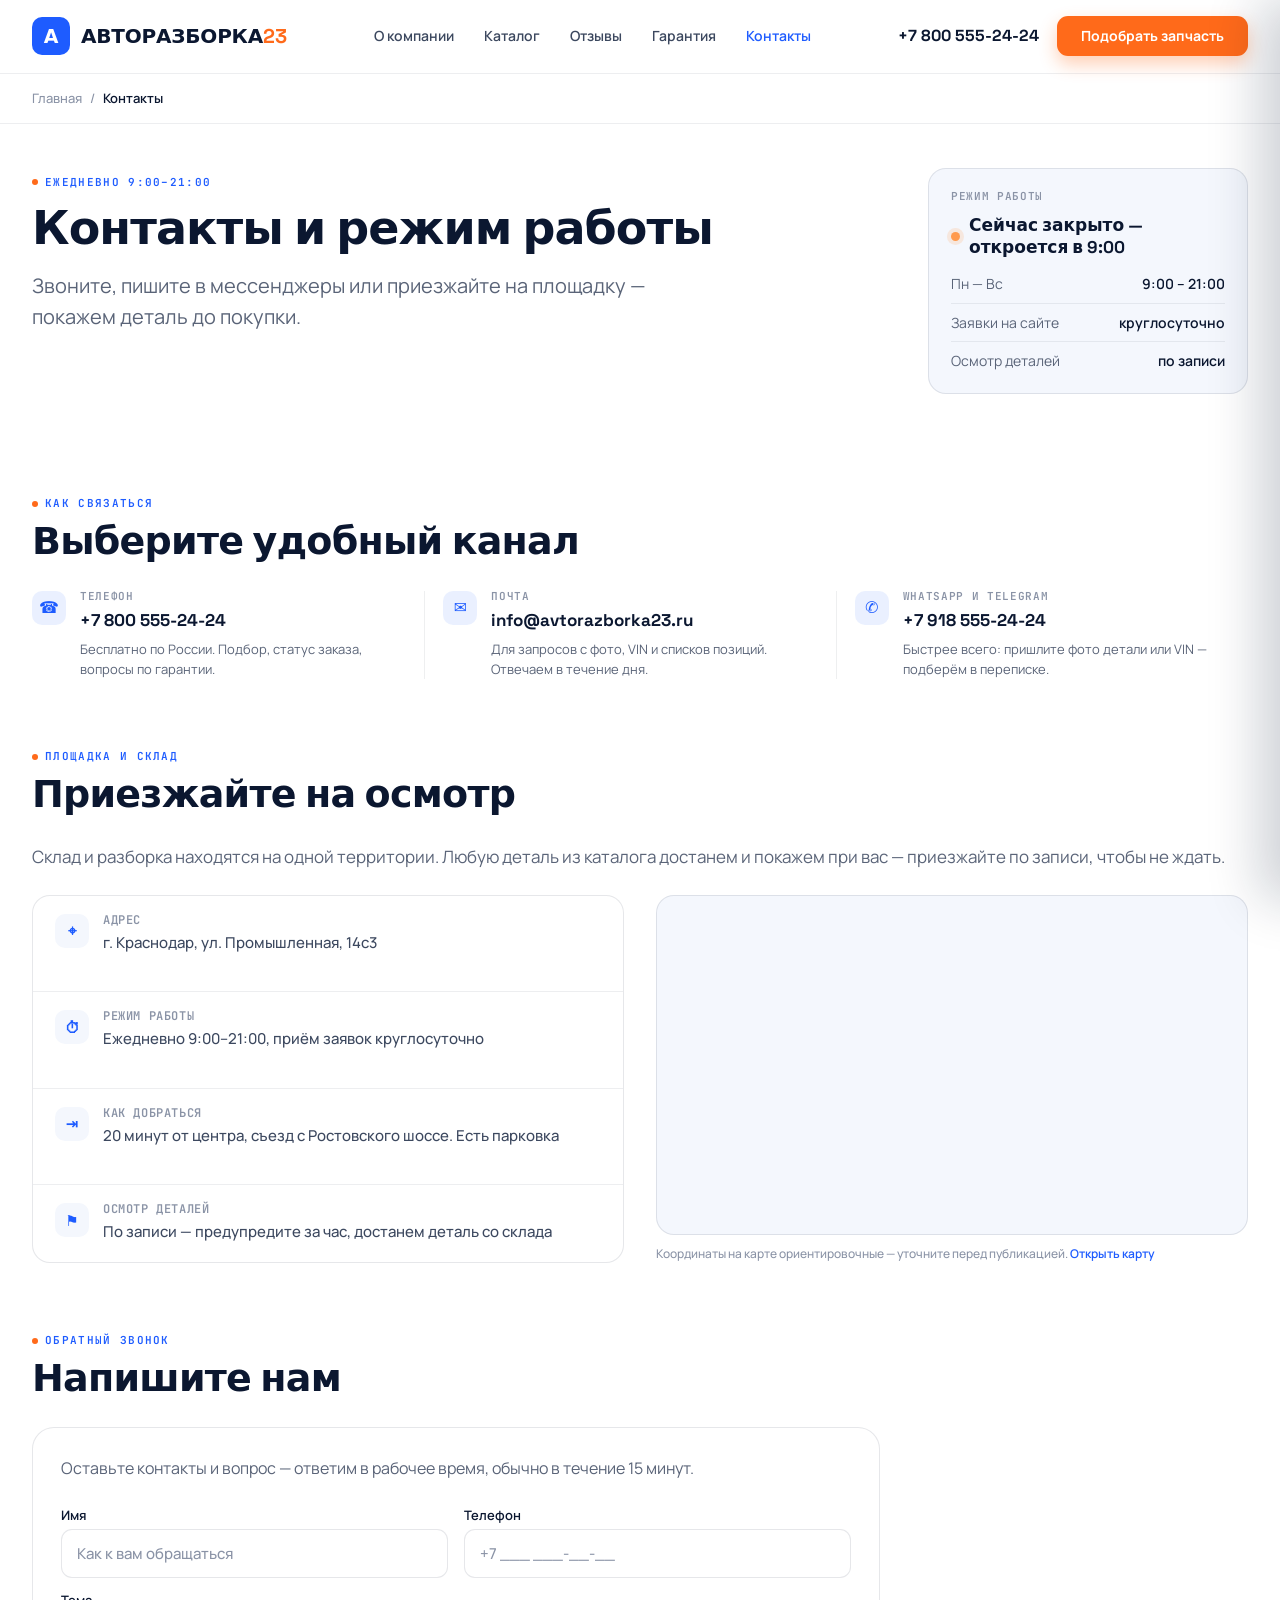
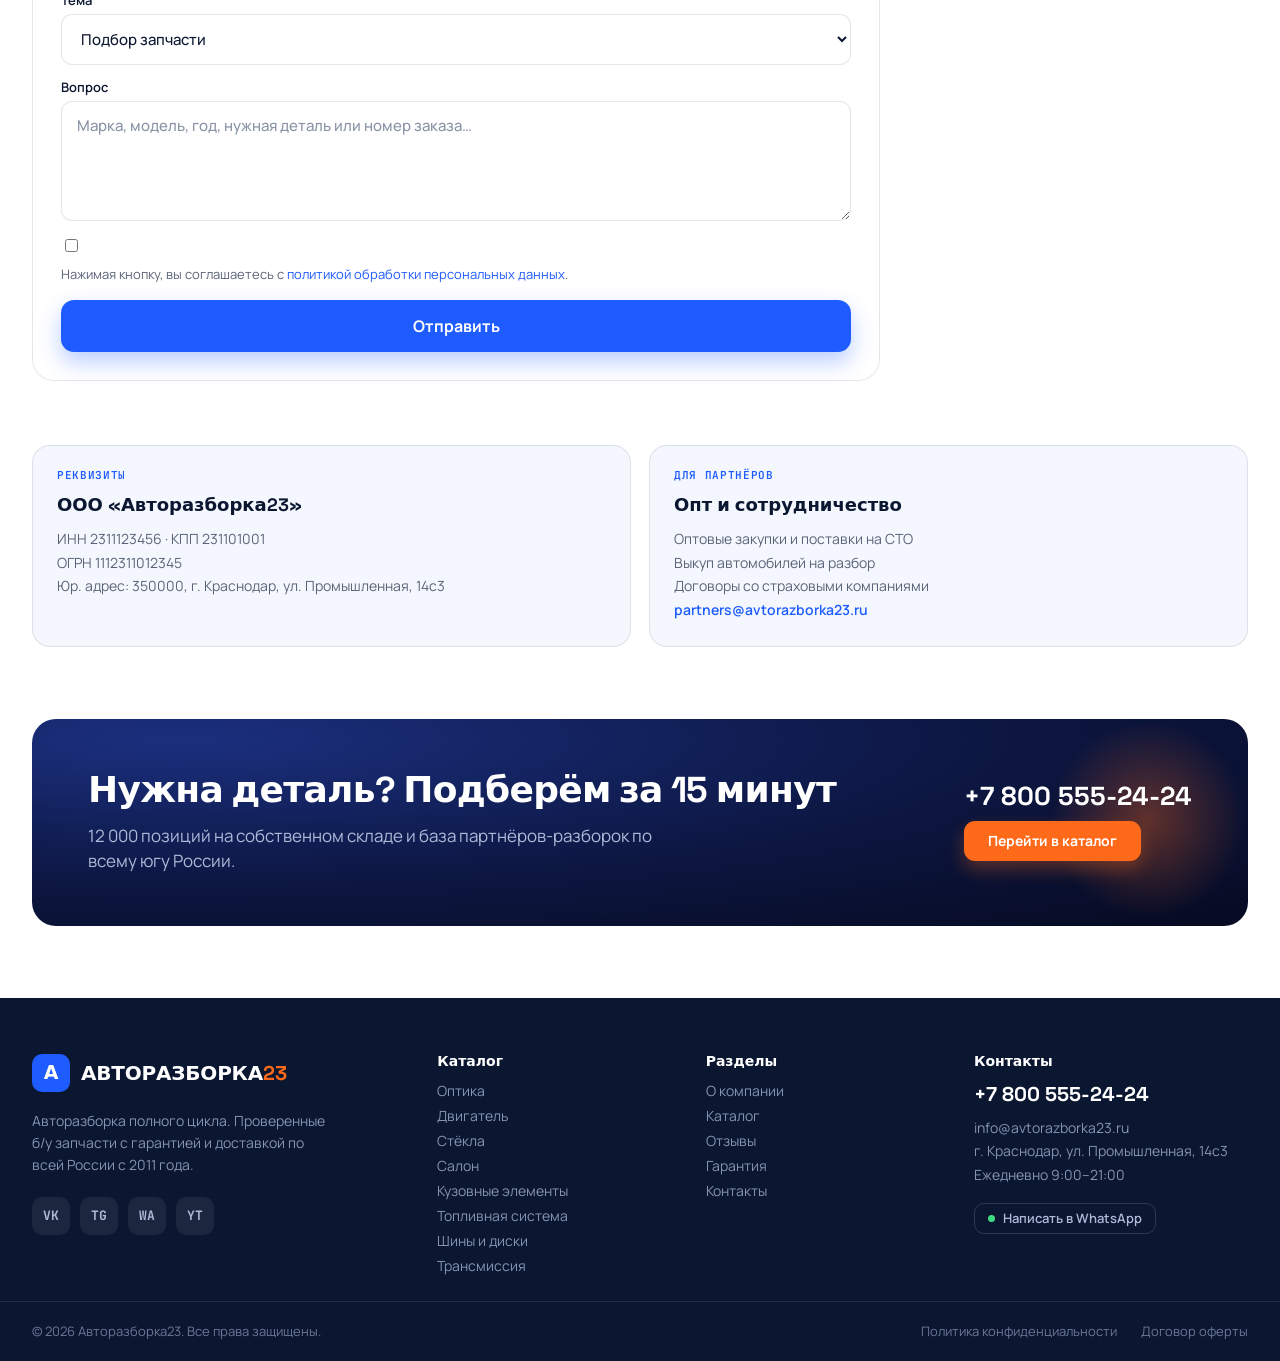
<file: contacts.html>
<!DOCTYPE html>
<html lang="ru">
<head>
  <meta charset="UTF-8">
  <meta name="viewport" content="width=device-width, initial-scale=1.0">
  <title>Контакты — Авторазборка23</title>
  <meta name="description" content="Телефон, почта и мессенджеры Авторазборка23. Адрес площадки в Краснодаре, режим работы и форма обратной связи.">
  <link rel="preconnect" href="https://fonts.googleapis.com">
  <link rel="preconnect" href="https://fonts.gstatic.com" crossorigin>
  <link href="https://fonts.googleapis.com/css2?family=Manrope:wght@400;500;600;700;800&family=Space+Grotesk:wght@400;500;600;700&family=JetBrains+Mono:wght@500;700&display=swap" rel="stylesheet">
  <link rel="stylesheet" href="css/styles.css?v=f19b9d0c">
</head>
<body>

<!-- ══ NAV ════════════════════════════════════ -->
<header class="nav">
  <div class="nav-inner">
    <a href="index.html" class="nav-logo">
      <div class="nav-logo-icon">А</div>
      <span class="nav-logo-name">АВТОРАЗБОРКА<em>23</em></span>
    </a>

    <nav class="nav-links">
      <a href="about.html">О компании</a>
      <a href="catalog.html">Каталог</a>
      <a href="reviews.html">Отзывы</a>
      <a href="warranty.html">Гарантия</a>
      <a href="contacts.html" class="active">Контакты</a>
    </nav>

    <div class="nav-right">
      <a href="tel:+78005552424" class="nav-phone">+7 800 555-24-24</a>
      <button class="btn btn-orange nav-btn" data-picker-open>Подобрать запчасть</button>
    </div>

    <button class="nav-burger" aria-label="Меню" onclick="window.AR23?.openDrawer()">
      <span></span><span></span><span></span>
    </button>
  </div>

  <div class="picker-drop" id="picker-drop">
    <div class="picker-drop-inner">
      <div class="picker-hdr">
        <div><h3>Подбор запчасти</h3><p>Укажите параметры — подберём деталь по своему складу и базе разборок.</p></div>
        <button class="picker-close" data-picker-close aria-label="Закрыть">✕</button>
      </div>
      <div class="picker-row">
        <div class="picker-field"><span class="picker-field-lbl">Марка</span><select aria-label="Марка"><option>Любая</option><option>Toyota</option><option>Volkswagen</option><option>Kia</option><option>Hyundai</option><option>BMW</option><option>LADA</option></select></div>
        <div class="picker-field"><span class="picker-field-lbl">Модель</span><select aria-label="Модель"><option>Любая</option><option>RAV4</option><option>Camry</option><option>Tiguan</option><option>Sportage</option></select></div>
        <div class="picker-field"><span class="picker-field-lbl">Год</span><select aria-label="Год"><option>Любой</option><option>2020+</option><option>2015–2019</option><option>2010–2014</option><option>до 2010</option></select></div>
        <div class="picker-field"><span class="picker-field-lbl">Категория детали</span><select aria-label="Категория детали"><option>Любая</option><option>Двигатель</option><option>Кузовные элементы</option><option>Оптика</option><option>Стёкла</option><option>Салон</option><option>Топливная система</option><option>Шины и диски</option><option>Трансмиссия</option></select></div>
        <div class="picker-field"><span class="picker-field-lbl">Тип детали</span><select aria-label="Тип детали"><option>Любой</option><option>Капот</option><option>Дверь</option><option>Крыло</option><option>Бампер</option><option>Фара / фонарь</option><option>Стекло</option><option>Зеркало</option><option>Диск / шина</option></select></div>
      </div>
      <div class="picker-row">
        <div class="picker-field wide"><span class="picker-field-lbl">Какая деталь нужна</span><input placeholder="Или укажите в свободной форме: капот, фара левая, бампер…" aria-label="Какая деталь нужна"></div>
        <a href="catalog.html" class="btn btn-blue picker-submit" data-picker-close>Подобрать</a>
      </div>
    </div>
  </div>
</header>

<div class="scrim" id="scrim"></div>

<aside class="drawer" id="drawer">
  <div class="drawer-hdr"><span>Меню</span><button class="drawer-close" id="drawer-close" aria-label="Закрыть меню">✕</button></div>
  <nav class="drawer-nav">
    <a href="about.html">О компании <span>→</span></a>
    <a href="catalog.html">Каталог <span>→</span></a>
    <a href="reviews.html">Отзывы <span>→</span></a>
    <a href="warranty.html">Гарантия <span>→</span></a>
    <a href="contacts.html">Контакты <span>→</span></a>
  </nav>
  <div class="drawer-footer">
    <a href="tel:+78005552424" class="drawer-phone">+7 800 555-24-24</a>
    <p class="drawer-hours">Ежедневно 9:00–21:00</p>
    <button class="btn btn-orange picker-open-full" data-picker-open onclick="window.AR23?.closeDrawer()">Подобрать запчасть</button>
  </div>
</aside>

<div class="picker-sheet" id="picker-sheet">
  <div class="picker-sheet-handle"><div class="picker-sheet-handle-bar"></div></div>
  <div class="picker-sheet-hdr">
    <div><h3>Подбор запчасти</h3><p>Укажите параметры — подберём деталь.</p></div>
    <button class="picker-close" data-picker-close aria-label="Закрыть">✕</button>
  </div>
  <div class="picker-sheet-body">
    <div class="picker-sheet-field"><span class="picker-field-lbl">Марка</span><select aria-label="Марка"><option>Любая</option><option>Toyota</option><option>Volkswagen</option><option>Kia</option><option>Hyundai</option><option>BMW</option><option>LADA</option></select></div>
    <div class="picker-sheet-field"><span class="picker-field-lbl">Модель</span><select aria-label="Модель"><option>Любая</option><option>RAV4</option><option>Camry</option><option>Tiguan</option><option>Sportage</option></select></div>
    <div class="picker-sheet-field-row">
      <div class="picker-sheet-field"><span class="picker-field-lbl">Год</span><select aria-label="Год"><option>Любой</option><option>2020+</option><option>2015–2019</option><option>2010–2014</option><option>до 2010</option></select></div>
      <div class="picker-sheet-field"><span class="picker-field-lbl">Категория</span><select aria-label="Категория"><option>Любая</option><option>Двигатель</option><option>Кузовные элементы</option><option>Оптика</option><option>Стёкла</option><option>Салон</option><option>Топливная система</option><option>Шины и диски</option><option>Трансмиссия</option></select></div>
    </div>
    <div class="picker-sheet-field"><span class="picker-field-lbl">Какая деталь нужна</span><input placeholder="Капот, фара левая, бампер…" aria-label="Какая деталь нужна"></div>
    <a href="catalog.html" class="btn btn-blue picker-submit-sheet" data-picker-close>Подобрать</a>
  </div>
</div>

<!-- ══ MAIN ════════════════════════════════════ -->
<main>
  <div class="breadcrumb-section">
    <div class="container">
      <nav class="breadcrumb" aria-label="Хлебные крошки">
        <a href="index.html">Главная</a><span class="breadcrumb-sep">/</span><span class="current">Контакты</span>
      </nav>
    </div>
  </div>

  <div class="container">
    <div class="page-head page-head--split">
      <div>
        <div class="label"><span class="label-dot"></span>Ежедневно 9:00–21:00</div>
        <h1 class="page-title">Контакты и режим работы</h1>
        <p class="page-lead">Звоните, пишите в мессенджеры или приезжайте на площадку — покажем деталь до покупки.</p>
      </div>

      <aside class="hours-card" id="hours-card">
        <div class="hours-ttl">Режим работы</div>
        <p class="hours-status" id="hours-status">
          <span class="hours-dot" id="hours-dot"></span>
          <span id="hours-state">Ежедневно 9:00–21:00</span>
        </p>
        <div class="hours-rows">
          <div class="hours-row"><span>Пн — Вс</span><b>9:00 – 21:00</b></div>
          <div class="hours-row"><span>Заявки на сайте</span><b>круглосуточно</b></div>
          <div class="hours-row"><span>Осмотр деталей</span><b>по записи</b></div>
        </div>
      </aside>
    </div>
  </div>


  <!-- Каналы связи -->
  <section class="section-sm">
    <div class="container">
      <div class="section-head">
        <div class="label"><span class="label-dot"></span>Как связаться</div>
        <h2 class="section-title">Выберите удобный канал</h2>
      </div>
      <div class="channel-grid">
        <div class="channel-card">
          <div class="channel-icon" aria-hidden="true">☎</div>
          <div class="channel-title">Телефон</div>
          <a href="tel:+78005552424" class="channel-value">+7 800 555-24-24</a>
          <p class="channel-text">Бесплатно по России. Подбор, статус заказа, вопросы по гарантии.</p>
        </div>
        <div class="channel-card">
          <div class="channel-icon" aria-hidden="true">✉</div>
          <div class="channel-title">Почта</div>
          <a href="mailto:info@avtorazborka23.ru" class="channel-value">info@avtorazborka23.ru</a>
          <p class="channel-text">Для запросов с фото, VIN и списков позиций. Отвечаем в течение дня.</p>
        </div>
        <div class="channel-card">
          <div class="channel-icon" aria-hidden="true">✆</div>
          <div class="channel-title">WhatsApp и Telegram</div>
          <a href="tel:+79185552424" class="channel-value">+7 918 555-24-24</a>
          <p class="channel-text">Быстрее всего: пришлите фото детали или VIN — подберём в переписке.</p>
        </div>
      </div>
    </div>
  </section>

  <!-- Площадка -->
  <section class="section-sm">
    <div class="container">
      <div class="section-head">
        <div class="label"><span class="label-dot"></span>Площадка и склад</div>
        <h2 class="section-title">Приезжайте на осмотр</h2>
      </div>
      <p class="section-lead">Склад и разборка находятся на одной территории. Любую деталь из каталога достанем и покажем при вас — приезжайте по записи, чтобы не ждать.</p>
      <div class="map-layout">
          <div class="address-list">
        <div class="address-row">
          <span class="address-icon" aria-hidden="true">⌖</span>
          <div>
            <div class="address-label">Адрес</div>
            <div class="address-value">г. Краснодар, ул. Промышленная, 14с3</div>
          </div>
        </div>
        <div class="address-row">
          <span class="address-icon" aria-hidden="true">⏱</span>
          <div>
            <div class="address-label">Режим работы</div>
            <div class="address-value">Ежедневно 9:00–21:00, приём заявок круглосуточно</div>
          </div>
        </div>
        <div class="address-row">
          <span class="address-icon" aria-hidden="true">⇥</span>
          <div>
            <div class="address-label">Как добраться</div>
            <div class="address-value">20 минут от центра, съезд с Ростовского шоссе. Есть парковка</div>
          </div>
        </div>
        <div class="address-row">
          <span class="address-icon" aria-hidden="true">⚑</span>
          <div>
            <div class="address-label">Осмотр деталей</div>
            <div class="address-value">По записи — предупредите за час, достанем деталь со склада</div>
          </div>
        </div>
          </div>
        <figure class="map-block">
          <div class="map-frame">
            <iframe
              title="Карта проезда: Краснодар, ул. Промышленная, 14с3"
              src="https://www.openstreetmap.org/export/embed.html?bbox=38.9200%2C45.0400%2C39.0000%2C45.0900&amp;layer=mapnik&amp;marker=45.0650%2C38.9550"
              loading="lazy" referrerpolicy="no-referrer-when-downgrade"></iframe>
          </div>
          <figcaption class="map-caption">
            Координаты на карте ориентировочные — уточните перед публикацией.
            <a href="https://www.openstreetmap.org/?mlat=45.0650&amp;mlon=38.9550#map=14/45.0650/38.9550" target="_blank" rel="noopener">Открыть карту</a>
          </figcaption>
        </figure>
      </div>
    </div>
  </section>

  <!-- Форма -->
  <section class="section-sm">
    <div class="container">
      <div class="section-head">
        <div class="label"><span class="label-dot"></span>Обратный звонок</div>
        <h2 class="section-title">Напишите нам</h2>
      </div>
      <div class="form-layout">
      <div class="form-card form-card--flat">
        <p class="form-card-sub">Оставьте контакты и вопрос — ответим в рабочее время, обычно в течение 15 минут.</p>
        <form id="contact-form" novalidate data-demo-submit="Заявка отправлена ✓">
          <div class="form-grid">
            <div class="field">
              <label class="field-lbl" for="c-name">Имя</label>
              <input class="field-input" id="c-name" name="name" placeholder="Как к вам обращаться" required>
            </div>
            <div class="field">
              <label class="field-lbl" for="c-phone">Телефон</label>
              <input class="field-input" id="c-phone" name="phone" type="tel" placeholder="+7 ___ ___-__-__" required>
            </div>
            <div class="field full">
              <label class="field-lbl" for="c-topic">Тема</label>
              <select class="field-input" id="c-topic" name="topic"><option>Подбор запчасти</option><option>Статус заказа</option><option>Гарантия и возврат</option><option>Оптовые закупки</option><option>Продать авто на разбор</option></select>
            </div>
            <div class="field full">
              <label class="field-lbl" for="c-msg">Вопрос</label>
              <textarea class="field-textarea" id="c-msg" name="message" placeholder="Марка, модель, год, нужная деталь или номер заказа…"></textarea>
            </div>
            <label class="form-consent field full">
              <input type="checkbox" required>
              <span>Нажимая кнопку, вы соглашаетесь с <a href="#">политикой обработки персональных данных</a>.</span>
            </label>
            <div class="field full">
              <button type="submit" class="btn btn-blue form-submit">Отправить</button>
            </div>
          </div>
        </form>
      </div>

      <aside class="form-aside">
        <div class="aside-card">
          <h3>Чтобы ответить быстрее</h3>
          <ul class="hint-list">
            <li>Укажите VIN — по нему подберём деталь точно, без примерки</li>
            <li>Приложите фото места установки, если не уверены в названии узла</li>
            <li>По статусу заказа — назовите его номер из письма</li>
          </ul>
          <div class="aside-divider"></div>
          <p class="aside-note">Не хотите ждать письма?</p>
          <a href="tel:+78005552424" class="btn btn-ghost aside-phone-btn">Позвонить: +7 800 555-24-24</a>
        </div>
      </aside>
      </div>
    </div>
  </section>

  <!-- Реквизиты -->
  <section class="section-sm" id="partners">
    <div class="container">
      <div class="info-grid">
        <div class="info-card">
          <div class="info-card-ttl">Реквизиты</div>
          <h3>ООО «Авторазборка23»</h3>
          <p>ИНН 2311123456 · КПП 231101001<br>ОГРН 1112311012345<br>Юр. адрес: 350000, г. Краснодар, ул. Промышленная, 14с3</p>
        </div>
        <div class="info-card">
          <div class="info-card-ttl">Для партнёров</div>
          <h3>Опт и сотрудничество</h3>
          <p>Оптовые закупки и поставки на СТО<br>Выкуп автомобилей на разбор<br>Договоры со страховыми компаниями<br><a href="mailto:partners@avtorazborka23.ru">partners@avtorazborka23.ru</a></p>
        </div>
      </div>
    </div>
  </section>

  <!-- CTA -->
  <div class="cta-section">
    <div class="container">
      <div class="cta-band">
        <div class="cta-inner">
          <div>
            <h2 class="cta-title">Нужна деталь? Подберём за 15 минут</h2>
            <p class="cta-text">12 000 позиций на собственном складе и база партнёров-разборок по всему югу России.</p>
          </div>
          <div class="cta-aside">
            <a href="tel:+78005552424" class="cta-phone">+7 800 555-24-24</a>
            <a href="catalog.html" class="btn btn-orange">Перейти в каталог</a>
          </div>
        </div>
      </div>
    </div>
  </div>
</main>

<!-- ══ FOOTER ══════════════════════════════════ -->
<footer class="footer" id="footer">
  <div class="footer-grid">
    <div>
      <div class="footer-logo"><div class="footer-logo-icon">А</div><span class="footer-logo-name">АВТОРАЗБОРКА<em>23</em></span></div>
      <p class="footer-desc">Авторазборка полного цикла. Проверенные б/у запчасти с гарантией и доставкой по всей России с 2011 года.</p>
      <div class="footer-socials">
        <a class="footer-social" href="#" aria-label="ВКонтакте">VK</a><a class="footer-social" href="#" aria-label="Telegram">TG</a><a class="footer-social" href="#" aria-label="WhatsApp">WA</a><a class="footer-social" href="#" aria-label="YouTube">YT</a>
      </div>
    </div>
    <div>
      <div class="footer-col-ttl">Каталог</div>
      <div class="footer-links">
        <a href="catalog.html">Оптика</a><a href="catalog.html">Двигатель</a><a href="catalog.html">Стёкла</a><a href="catalog.html">Салон</a><a href="catalog.html">Кузовные элементы</a><a href="catalog.html">Топливная система</a><a href="catalog.html">Шины и диски</a><a href="catalog.html">Трансмиссия</a>
      </div>
    </div>
    <div>
      <div class="footer-col-ttl">Разделы</div>
      <div class="footer-links">
        <a href="about.html">О компании</a><a href="catalog.html">Каталог</a><a href="reviews.html">Отзывы</a><a href="warranty.html">Гарантия</a><a href="contacts.html">Контакты</a>
      </div>
    </div>
    <div>
      <div class="footer-col-ttl">Контакты</div>
      <a href="tel:+78005552424" class="footer-contact-phone">+7 800 555-24-24</a>
      <p class="footer-contact-info">info@avtorazborka23.ru<br>г. Краснодар, ул. Промышленная, 14с3<br>Ежедневно 9:00–21:00</p>
      <a href="#" class="footer-wa"><span class="footer-wa-dot"></span>Написать в WhatsApp</a>
    </div>
  </div>
  <div class="footer-bottom">
    <div class="footer-bottom-inner">
      <span>© 2026 Авторазборка23. Все права защищены.</span>
      <div class="footer-legal"><a href="#">Политика конфиденциальности</a><a href="#">Договор оферты</a></div>
    </div>
  </div>
</footer>

<nav class="btabs" aria-label="Быстрая навигация">
  <div class="btabs-inner">
    <a class="btab" href="catalog.html">
      <svg width="22" height="22" viewBox="0 0 22 22" aria-hidden="true"><rect x="2" y="2" width="7.5" height="7.5" rx="2" fill="#9aa3b4"/><rect x="12.5" y="2" width="7.5" height="7.5" rx="2" fill="#9aa3b4"/><rect x="2" y="12.5" width="7.5" height="7.5" rx="2" fill="#9aa3b4"/><rect x="12.5" y="12.5" width="7.5" height="7.5" rx="2" fill="#9aa3b4"/></svg>
      <span>Каталог</span>
    </a>
    <button class="btab" data-picker-open>
      <svg width="22" height="22" viewBox="0 0 22 22" fill="none" aria-hidden="true"><circle cx="9.5" cy="9.5" r="6.5" stroke="#9aa3b4" stroke-width="2.2"/><line x1="14.5" y1="14.5" x2="19.5" y2="19.5" stroke="#9aa3b4" stroke-width="2.2" stroke-linecap="round"/></svg>
      <span>Поиск</span>
    </button>
    <button class="btab">
      <svg width="22" height="22" viewBox="0 0 22 22" fill="none" aria-hidden="true"><path d="M5 7h12l-1 11H6L5 7z" stroke="#9aa3b4" stroke-width="2.2" stroke-linejoin="round"/><path d="M8 7a3 3 0 0 1 6 0" stroke="#9aa3b4" stroke-width="2.2" stroke-linecap="round"/></svg>
      <span>Корзина</span>
    </button>
    <a class="btab active" href="contacts.html">
      <svg width="22" height="22" viewBox="0 0 22 22" fill="none" aria-hidden="true"><rect x="2.5" y="3.5" width="17" height="12" rx="3" stroke="#9aa3b4" stroke-width="2.2"/><path d="M7 18.5l3-3" stroke="#9aa3b4" stroke-width="2.2" stroke-linecap="round"/></svg>
      <span>Контакты</span>
    </a>
  </div>
</nav>

<script src="js/main.js?v=a5af56cf"></script>
<script src="js/contacts.js?v=5134852a"></script>
</body>
</html>
</file>
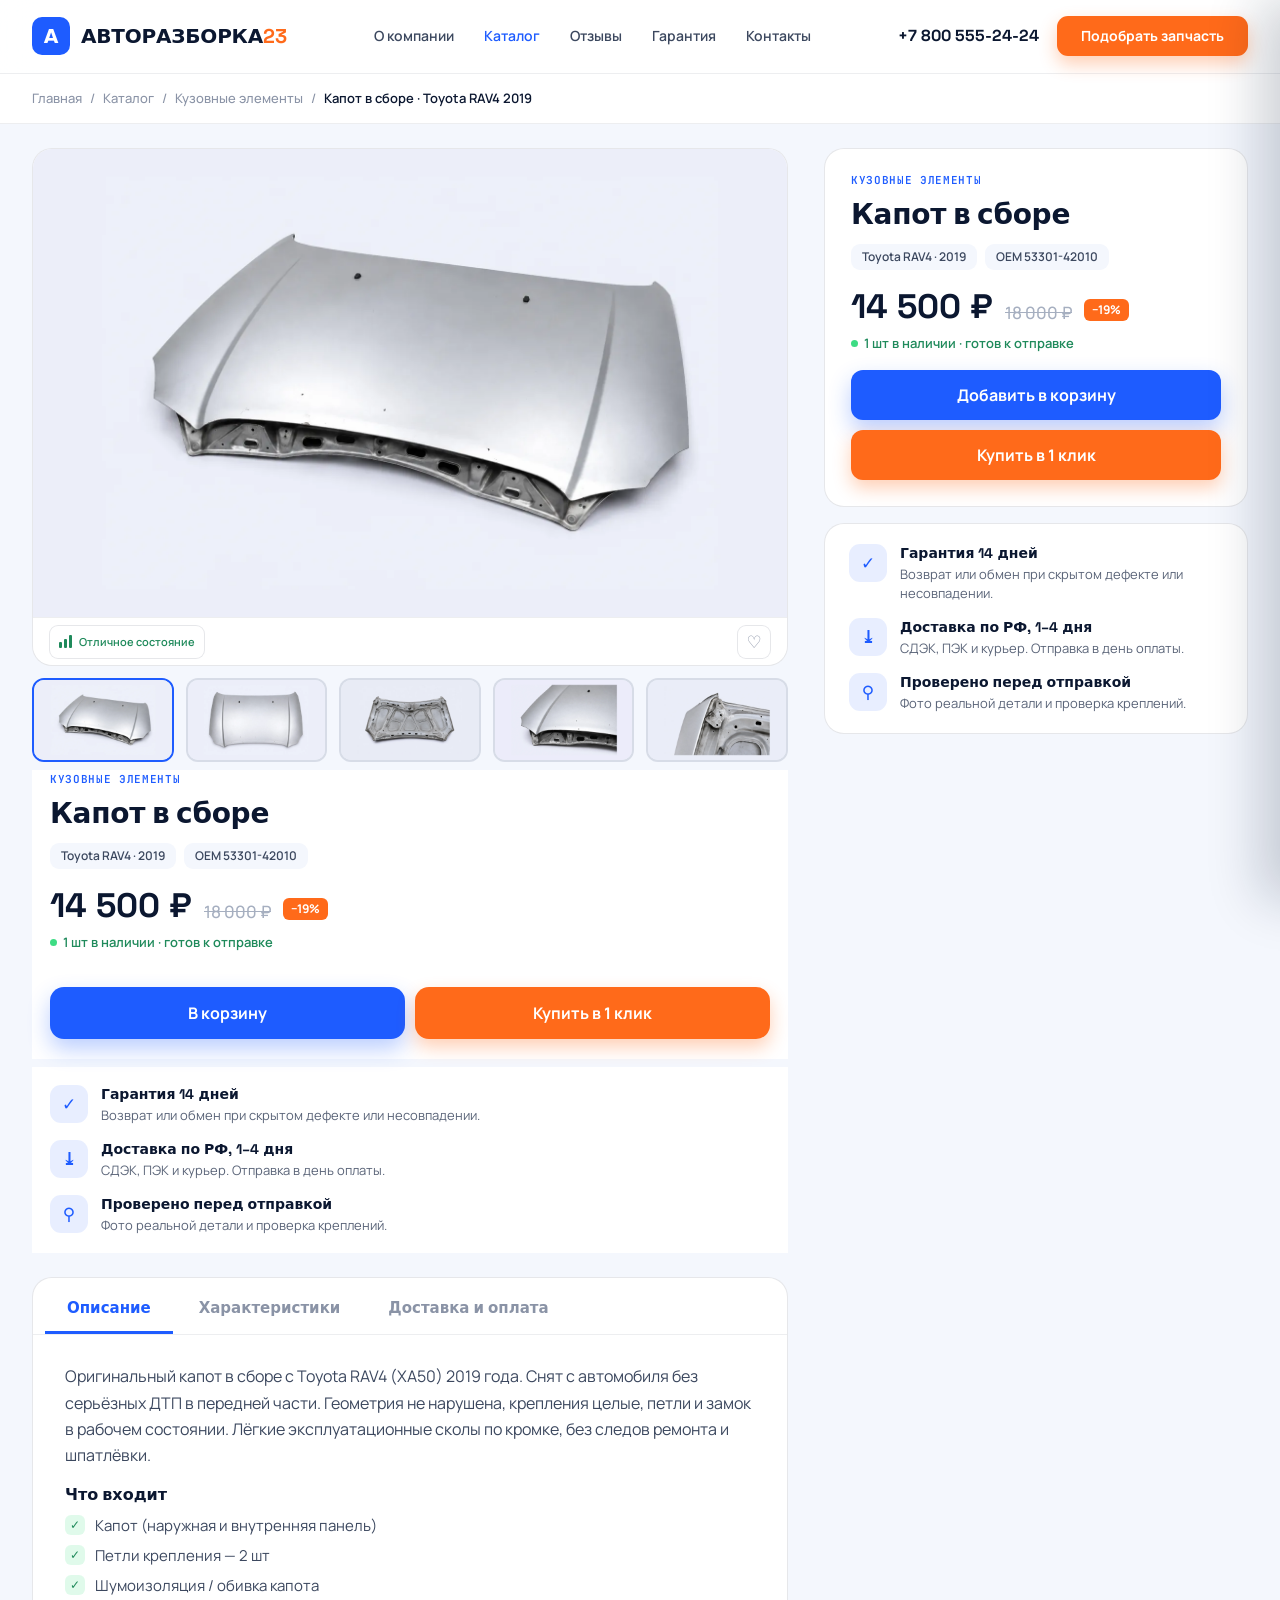
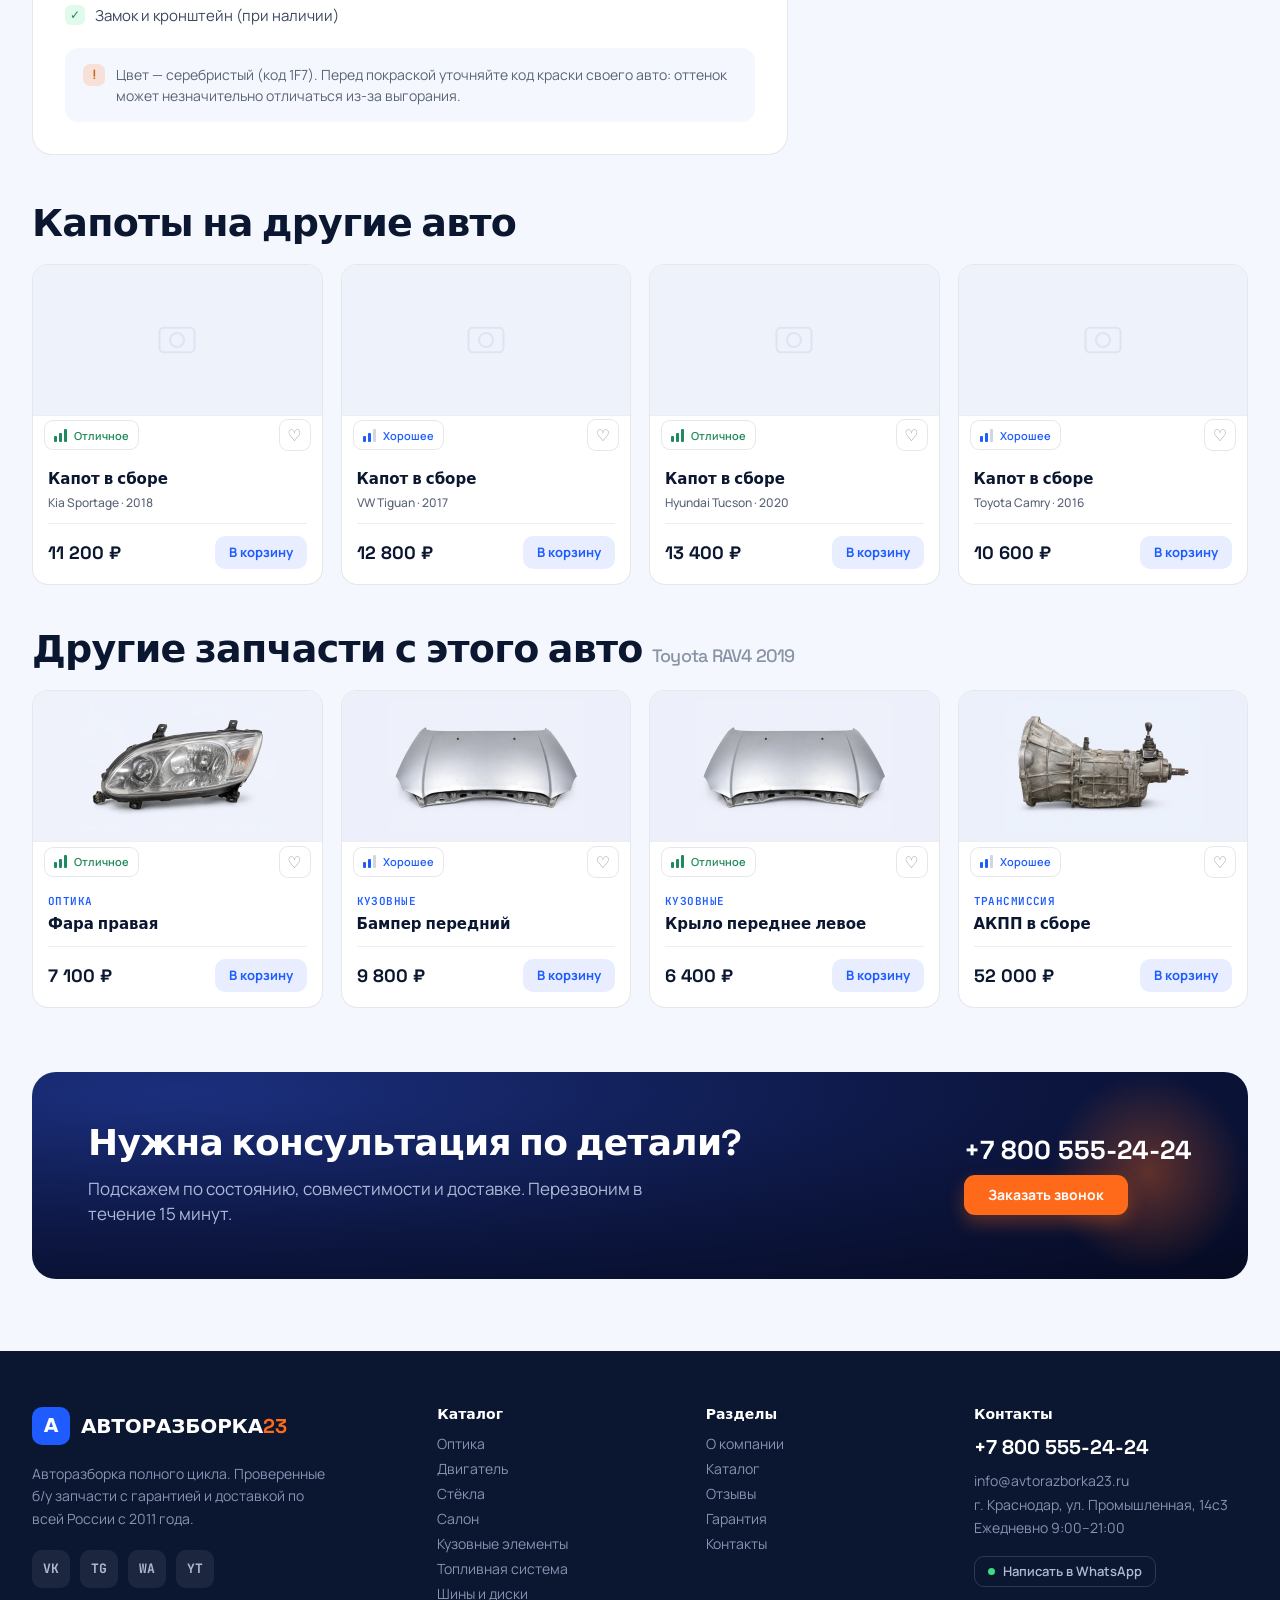
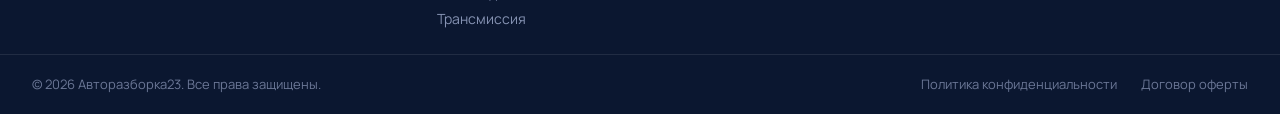
<file: product.html>
<!DOCTYPE html>
<html lang="ru">
<head>
  <meta charset="UTF-8">
  <meta name="viewport" content="width=device-width, initial-scale=1.0">
  <title>Капот в сборе Toyota RAV4 2019 — Авторазборка23</title>
  <meta name="description" content="Капот в сборе с Toyota RAV4 2019. Отличное состояние, гарантия 14 дней. 14 500 ₽. Доставка по всей России.">
  <link rel="preconnect" href="https://fonts.googleapis.com">
  <link rel="preconnect" href="https://fonts.gstatic.com" crossorigin>
  <link href="https://fonts.googleapis.com/css2?family=Manrope:wght@400;500;600;700;800&family=Space+Grotesk:wght@400;500;600;700&family=JetBrains+Mono:wght@500;700&display=swap" rel="stylesheet">
  <link rel="stylesheet" href="css/styles.css?v=f19b9d0c">
  <link rel="stylesheet" href="css/product.css?v=7659d2c3">
</head>
<body>

<!-- ══ NAV ════════════════════════════════════ -->
<header class="nav">
  <div class="nav-inner">
    <a href="index.html" class="nav-logo">
      <div class="nav-logo-icon">А</div>
      <span class="nav-logo-name">АВТОРАЗБОРКА<em>23</em></span>
    </a>
    <nav class="nav-links">
      <a href="about.html">О компании</a>
      <a href="catalog.html" class="active">Каталог</a>
      <a href="reviews.html">Отзывы</a>
      <a href="warranty.html">Гарантия</a>
      <a href="contacts.html">Контакты</a>
    </nav>
    <div class="nav-right">
      <a href="tel:+78005552424" class="nav-phone">+7 800 555-24-24</a>
      <button class="btn btn-orange nav-btn" data-picker-open>Подобрать запчасть</button>
    </div>
    <button class="nav-burger" aria-label="Меню" onclick="window.AR23?.openDrawer()">
      <span></span><span></span><span></span>
    </button>
  </div>
  <div class="picker-drop" id="picker-drop">
    <div class="picker-drop-inner">
      <div class="picker-hdr">
        <div><h3>Подбор запчасти</h3><p>Укажите параметры — подберём деталь по своему складу и базе разборок.</p></div>
        <button class="picker-close" data-picker-close aria-label="Закрыть">✕</button>
      </div>
      <div class="picker-row">
        <div class="picker-field"><span class="picker-field-lbl">Марка</span><select><option>Любая</option><option>Toyota</option><option>Volkswagen</option><option>Kia</option><option>Hyundai</option><option>BMW</option><option>LADA</option></select></div>
        <div class="picker-field"><span class="picker-field-lbl">Модель</span><select><option>Любая</option><option>RAV4</option><option>Camry</option><option>Tiguan</option><option>Sportage</option></select></div>
        <div class="picker-field"><span class="picker-field-lbl">Год</span><select><option>Любой</option><option>2020+</option><option>2015–2019</option><option>2010–2014</option><option>до 2010</option></select></div>
        <div class="picker-field"><span class="picker-field-lbl">Категория детали</span><select><option>Любая</option><option>Двигатель</option><option>Кузовные элементы</option><option>Оптика</option><option>Стёкла</option><option>Салон</option><option>Топливная система</option><option>Шины и диски</option><option>Трансмиссия</option></select></div>
        <div class="picker-field"><span class="picker-field-lbl">Тип детали</span><select><option>Любой</option><option>Капот</option><option>Дверь</option><option>Крыло</option><option>Бампер</option></select></div>
      </div>
      <div class="picker-row">
        <div class="picker-field wide"><span class="picker-field-lbl">Какая деталь нужна</span><input placeholder="Или укажите в свободной форме: капот, фара левая, бампер…"></div>
        <a href="catalog.html" class="btn btn-blue picker-submit" data-picker-close>Подобрать</a>
      </div>
    </div>
  </div>
</header>

<div class="scrim" id="scrim"></div>

<aside class="drawer" id="drawer">
  <div class="drawer-hdr"><span>Меню</span><button class="drawer-close" id="drawer-close" aria-label="Закрыть меню">✕</button></div>
  <nav class="drawer-nav">
    <a href="about.html">О компании <span>→</span></a>
    <a href="catalog.html">Каталог <span>→</span></a>
    <a href="reviews.html">Отзывы <span>→</span></a>
    <a href="warranty.html">Гарантия <span>→</span></a>
    <a href="contacts.html">Контакты <span>→</span></a>
  </nav>
  <div class="drawer-footer">
    <a href="tel:+78005552424" class="drawer-phone">+7 800 555-24-24</a>
    <p class="drawer-hours">Ежедневно 9:00–21:00</p>
    <button class="btn btn-orange picker-open-full" data-picker-open onclick="window.AR23?.closeDrawer()">Подобрать запчасть</button>
  </div>
</aside>

<div class="picker-sheet" id="picker-sheet">
  <div class="picker-sheet-handle"><div class="picker-sheet-handle-bar"></div></div>
  <div class="picker-sheet-hdr">
    <div><h3>Подбор запчасти</h3><p>Укажите параметры — подберём деталь.</p></div>
    <button class="picker-close" data-picker-close aria-label="Закрыть">✕</button>
  </div>
  <div class="picker-sheet-body">
    <div class="picker-sheet-field"><span class="picker-field-lbl">Марка</span><select><option>Любая</option><option>Toyota</option><option>Volkswagen</option><option>Kia</option><option>Hyundai</option><option>BMW</option><option>LADA</option></select></div>
    <div class="picker-sheet-field"><span class="picker-field-lbl">Модель</span><select><option>Любая</option><option>RAV4</option><option>Camry</option><option>Tiguan</option><option>Sportage</option></select></div>
    <div class="picker-sheet-field-row">
      <div class="picker-sheet-field"><span class="picker-field-lbl">Год</span><select><option>Любой</option><option>2020+</option><option>2015–2019</option></select></div>
      <div class="picker-sheet-field"><span class="picker-field-lbl">Категория</span><select><option>Любая</option><option>Двигатель</option><option>Кузовные</option><option>Оптика</option></select></div>
    </div>
    <div class="picker-sheet-field"><span class="picker-field-lbl">Какая деталь нужна</span><input placeholder="Капот, фара левая, бампер…"></div>
    <a href="catalog.html" class="btn btn-blue picker-submit-sheet" data-picker-close>Подобрать</a>
  </div>
</div>

<!-- ══ MAIN ════════════════════════════════════ -->
<main>
  <div class="breadcrumb-section">
    <div class="container">
      <nav class="breadcrumb">
        <a href="index.html">Главная</a><span class="breadcrumb-sep">/</span>
        <a href="catalog.html">Каталог</a><span class="breadcrumb-sep">/</span>
        <a href="catalog.html">Кузовные элементы</a><span class="breadcrumb-sep">/</span>
        <span class="current">Капот в сборе · Toyota RAV4 2019</span>
      </nav>
    </div>
  </div>

  <div class="container">
    <div class="product-layout">

      <!-- GALLERY -->
      <div class="gallery">
        <div class="gallery-main">
          <div class="gallery-main-img">
            <img src="images/parts/hood-1.webp" alt="Капот в сборе Toyota RAV4 2019" id="gallery-main-img"
              width="1920" height="960" decoding="async">
          </div>
          <div class="prod-tools gallery-tools">
            <span class="prod-cond cond-ex" title="Состояние: отличное" aria-label="Состояние: отличное">
              <span class="cond-bars" aria-hidden="true"><i></i><i></i><i></i></span>
              <span class="cond-label" aria-hidden="true">Отличное состояние</span>
            </span>
            <button class="prod-fav" aria-label="В избранное">♡</button>
          </div>
        </div>
        <div class="gallery-thumbs" id="thumbs">
          <button type="button" class="gallery-thumb active" aria-label="Фото 1" data-full="images/parts/hood-1.webp">
            <img src="images/parts/hood-1.webp" alt="" width="1920" height="960" loading="lazy" decoding="async">
          </button>
          <button type="button" class="gallery-thumb" aria-label="Фото 2" data-full="images/parts/hood-2.webp">
            <img src="images/parts/hood-2.webp" alt="" width="1920" height="960" loading="lazy" decoding="async">
          </button>
          <button type="button" class="gallery-thumb" aria-label="Фото 3" data-full="images/parts/hood-3.webp">
            <img src="images/parts/hood-3.webp" alt="" width="1920" height="960" loading="lazy" decoding="async">
          </button>
          <button type="button" class="gallery-thumb" aria-label="Фото 4" data-full="images/parts/hood-4.webp">
            <img src="images/parts/hood-4.webp" alt="" width="1920" height="960" loading="lazy" decoding="async">
          </button>
          <button type="button" class="gallery-thumb" aria-label="Фото 5" data-full="images/parts/hood-5.webp">
            <img src="images/parts/hood-5.webp" alt="" width="1920" height="960" loading="lazy" decoding="async">
          </button>
        </div>

        <!-- Mobile: title + price (shown below gallery) -->
        <div class="mobile-info-primary">
          <div class="buybox-group">Кузовные элементы</div>
          <h1 class="buybox-title">Капот в сборе</h1>
          <div class="buybox-chips">
            <span class="buybox-chip">Toyota RAV4 · 2019</span>
            <span class="buybox-chip buybox-chip--oem">OEM 53301-42010</span>
          </div>
          <div class="buybox-price-row">
            <span class="buybox-price">14 500 ₽</span>
            <span class="buybox-price-old">18 000 ₽</span>
            <span class="buybox-discount">−19%</span>
          </div>
          <div class="buybox-stock">1 шт в наличии · готов к отправке</div>
          <div class="mobile-buy-btns">
            <button class="btn btn-blue mobile-buy-btn">В корзину</button>
            <button class="btn btn-orange mobile-buy-btn">Купить в 1 клик</button>
          </div>
        </div>

        <!-- Mobile: assurances -->
        <div class="mobile-info-assurances">
          <div class="assurance">
            <div class="assurance-icon">✓</div>
            <div><div class="assurance-title">Гарантия 14 дней</div><p class="assurance-text">Возврат или обмен при скрытом дефекте или несовпадении.</p></div>
          </div>
          <div class="assurance">
            <div class="assurance-icon">⤓</div>
            <div><div class="assurance-title">Доставка по РФ, 1–4 дня</div><p class="assurance-text">СДЭК, ПЭК и курьер. Отправка в день оплаты.</p></div>
          </div>
          <div class="assurance">
            <div class="assurance-icon">⚲</div>
            <div><div class="assurance-title">Проверено перед отправкой</div><p class="assurance-text">Фото реальной детали и проверка креплений.</p></div>
          </div>
        </div>

        <!-- Tabs -->
        <div class="tabs-wrap" id="tabs-wrap">
          <div class="tabs-nav">
            <button class="tab-btn active" data-tab="desc">Описание</button>
            <button class="tab-btn" data-tab="specs">Характеристики</button>
            <button class="tab-btn" data-tab="delivery">Доставка и оплата</button>
          </div>
          <div class="tabs-body">

            <!-- Description -->
            <div class="tab-panel active" id="tab-desc">
              <p class="desc-text">Оригинальный капот в сборе с Toyota RAV4 (XA50) 2019 года. Снят с автомобиля без серьёзных ДТП в передней части. Геометрия не нарушена, крепления целые, петли и замок в рабочем состоянии. Лёгкие эксплуатационные сколы по кромке, без следов ремонта и шпатлёвки.</p>
              <div class="desc-subtitle">Что входит</div>
              <div class="desc-included">
                <div class="desc-item"><span class="desc-item-check">✓</span>Капот (наружная и внутренняя панель)</div>
                <div class="desc-item"><span class="desc-item-check">✓</span>Петли крепления — 2 шт</div>
                <div class="desc-item"><span class="desc-item-check">✓</span>Шумоизоляция / обивка капота</div>
                <div class="desc-item"><span class="desc-item-check">✓</span>Замок и кронштейн (при наличии)</div>
              </div>
              <div class="desc-note">
                <span class="desc-note-icon">!</span>
                <p class="desc-note-text">Цвет — серебристый (код 1F7). Перед покраской уточняйте код краски своего авто: оттенок может незначительно отличаться из-за выгорания.</p>
              </div>
            </div>

            <!-- Specs -->
            <div class="tab-panel" id="tab-specs">
              <div class="specs-table">
                <div class="spec-row"><span class="spec-key">Авто-донор</span><span class="spec-val">Toyota RAV4 (XA50)</span></div>
                <div class="spec-row"><span class="spec-key">Год выпуска</span><span class="spec-val">2019</span></div>
                <div class="spec-row"><span class="spec-key">Пробег донора</span><span class="spec-val">48 000 км</span></div>
                <div class="spec-row"><span class="spec-key">Расположение</span><span class="spec-val">Передняя часть</span></div>
                <div class="spec-row"><span class="spec-key">Цвет кузова</span><span class="spec-val">Серебристый, код 1F7</span></div>
                <div class="spec-row"><span class="spec-key">OEM / артикул</span><span class="spec-val">53301-42010</span></div>
                <div class="spec-row"><span class="spec-key">Состояние</span><span class="spec-val">Отличное, без ремонта</span></div>
                <div class="spec-row"><span class="spec-key">Гарантия</span><span class="spec-val">14 дней</span></div>
              </div>
            </div>

            <!-- Delivery -->
            <div class="tab-panel" id="tab-delivery">
              <div class="delivery-grid">
                <div class="delivery-card">
                  <div class="delivery-card-title">Транспортные компании</div>
                  <p class="delivery-card-text">СДЭК, ПЭК, «Энергия», КИТ. Отправка в день оплаты, трек-номер сразу после отгрузки.</p>
                </div>
                <div class="delivery-card">
                  <div class="delivery-card-title">Доставка по Краснодару</div>
                  <p class="delivery-card-text">Курьером до двери или самовывоз со склада на ул. Промышленной. По городу — 1 день.</p>
                </div>
                <div class="delivery-card">
                  <div class="delivery-card-title">Оплата</div>
                  <p class="delivery-card-text">Картой онлайн, наличными при самовывозе, по счёту для юрлиц. Наложенный платёж для проверенных ТК.</p>
                </div>
                <div class="delivery-card">
                  <div class="delivery-card-title">Гарантия и возврат</div>
                  <p class="delivery-card-text">14 дней на возврат и обмен. Деньги возвращаем в течение 3 рабочих дней.</p>
                </div>
              </div>
            </div>

          </div>
        </div>
      </div>

      <!-- BUY BOX (desktop) -->
      <div class="buybox">
        <div class="buybox-card">
          <div class="buybox-group">Кузовные элементы</div>
          <h1 class="buybox-title">Капот в сборе</h1>
          <div class="buybox-chips">
            <span class="buybox-chip">Toyota RAV4 · 2019</span>
            <span class="buybox-chip buybox-chip--oem">OEM 53301-42010</span>
          </div>
          <div class="buybox-price-row">
            <span class="buybox-price">14 500 ₽</span>
            <span class="buybox-price-old">18 000 ₽</span>
            <span class="buybox-discount">−19%</span>
          </div>
          <div class="buybox-stock">1 шт в наличии · готов к отправке</div>
          <div class="buybox-btns">
            <button class="btn btn-blue buybox-btn">Добавить в корзину</button>
            <button class="btn btn-orange buybox-btn">Купить в 1 клик</button>
          </div>
        </div>
        <div class="assurances-card">
          <div class="assurance">
            <div class="assurance-icon">✓</div>
            <div><div class="assurance-title">Гарантия 14 дней</div><p class="assurance-text">Возврат или обмен при скрытом дефекте или несовпадении.</p></div>
          </div>
          <div class="assurance">
            <div class="assurance-icon">⤓</div>
            <div><div class="assurance-title">Доставка по РФ, 1–4 дня</div><p class="assurance-text">СДЭК, ПЭК и курьер. Отправка в день оплаты.</p></div>
          </div>
          <div class="assurance">
            <div class="assurance-icon">⚲</div>
            <div><div class="assurance-title">Проверено перед отправкой</div><p class="assurance-text">Фото реальной детали и проверка креплений.</p></div>
          </div>
        </div>
      </div>

    </div>

    <!-- ── Related: same part, other cars ───── -->
    <div class="related-section">
      <h2 class="section-title section-title--mb">Капоты на другие авто</h2>
      <div class="related-grid" id="related-same-part"></div>
    </div>

    <!-- ── Related: same donor, other parts ── -->
    <div class="related-section related-section--donor">
      <h2 class="section-title section-title--mb">
        Другие запчасти с этого авто
        <span class="related-subtitle">Toyota RAV4 2019</span>
      </h2>
      <div class="related-grid" id="related-donor"></div>
    </div>

    <!-- CTA -->
    <div class="cta-section">
      <div class="cta-band">
        <div class="cta-inner">
          <div>
            <h2 class="cta-title">Нужна консультация по детали?</h2>
            <p class="cta-text">Подскажем по состоянию, совместимости и доставке. Перезвоним в течение 15 минут.</p>
          </div>
          <div class="cta-aside">
            <a href="tel:+78005552424" class="cta-phone">+7 800 555-24-24</a>
            <button class="btn btn-orange" data-picker-open>Заказать звонок</button>
          </div>
        </div>
      </div>
    </div>
  </div>
</main>

<!-- ══ FOOTER ══════════════════════════════════ -->
<footer class="footer" id="footer">
  <div class="footer-grid">
    <div>
      <div class="footer-logo"><div class="footer-logo-icon">А</div><span class="footer-logo-name">АВТОРАЗБОРКА<em>23</em></span></div>
      <p class="footer-desc">Авторазборка полного цикла. Проверенные б/у запчасти с гарантией и доставкой по всей России с 2011 года.</p>
      <div class="footer-socials">
        <a class="footer-social" href="#" aria-label="ВКонтакте">VK</a><a class="footer-social" href="#" aria-label="Telegram">TG</a><a class="footer-social" href="#" aria-label="WhatsApp">WA</a><a class="footer-social" href="#" aria-label="YouTube">YT</a>
      </div>
    </div>
    <div>
      <div class="footer-col-ttl">Каталог</div>
      <div class="footer-links">
        <a href="catalog.html">Оптика</a><a href="catalog.html">Двигатель</a><a href="catalog.html">Стёкла</a><a href="catalog.html">Салон</a><a href="catalog.html">Кузовные элементы</a><a href="catalog.html">Топливная система</a><a href="catalog.html">Шины и диски</a><a href="catalog.html">Трансмиссия</a>
      </div>
    </div>
    <div>
      <div class="footer-col-ttl">Разделы</div>
      <div class="footer-links">
        <a href="about.html">О компании</a><a href="catalog.html">Каталог</a><a href="reviews.html">Отзывы</a><a href="warranty.html">Гарантия</a><a href="contacts.html">Контакты</a>
      </div>
    </div>
    <div>
      <div class="footer-col-ttl">Контакты</div>
      <a href="tel:+78005552424" class="footer-contact-phone">+7 800 555-24-24</a>
      <p class="footer-contact-info">info@avtorazborka23.ru<br>г. Краснодар, ул. Промышленная, 14с3<br>Ежедневно 9:00–21:00</p>
      <a href="#" class="footer-wa"><span class="footer-wa-dot"></span>Написать в WhatsApp</a>
    </div>
  </div>
  <div class="footer-bottom">
    <div class="footer-bottom-inner">
      <span>© 2026 Авторазборка23. Все права защищены.</span>
      <div class="footer-legal"><a href="#">Политика конфиденциальности</a><a href="#">Договор оферты</a></div>
    </div>
  </div>
</footer>

<!-- Mobile sticky buy bar -->
<div class="mobile-buy-bar">
  <button class="btn btn-blue mobile-buy-bar-btn">В корзину</button>
  <button class="btn btn-orange mobile-buy-bar-btn">Купить в 1 клик</button>
</div>

<!-- Bottom tabs -->
<nav class="btabs" aria-label="Быстрая навигация">
  <div class="btabs-inner">
    <a class="btab active" href="catalog.html">
      <svg width="22" height="22" viewBox="0 0 22 22" aria-hidden="true"><rect x="2" y="2" width="7.5" height="7.5" rx="2" fill="#9aa3b4"/><rect x="12.5" y="2" width="7.5" height="7.5" rx="2" fill="#9aa3b4"/><rect x="2" y="12.5" width="7.5" height="7.5" rx="2" fill="#9aa3b4"/><rect x="12.5" y="12.5" width="7.5" height="7.5" rx="2" fill="#9aa3b4"/></svg>
      <span>Каталог</span>
    </a>
    <button class="btab" data-picker-open>
      <svg width="22" height="22" viewBox="0 0 22 22" fill="none" aria-hidden="true"><circle cx="9.5" cy="9.5" r="6.5" stroke="#9aa3b4" stroke-width="2.2"/><line x1="14.5" y1="14.5" x2="19.5" y2="19.5" stroke="#9aa3b4" stroke-width="2.2" stroke-linecap="round"/></svg>
      <span>Поиск</span>
    </button>
    <button class="btab">
      <svg width="22" height="22" viewBox="0 0 22 22" fill="none" aria-hidden="true"><path d="M5 7h12l-1 11H6L5 7z" stroke="#9aa3b4" stroke-width="2.2" stroke-linejoin="round"/><path d="M8 7a3 3 0 0 1 6 0" stroke="#9aa3b4" stroke-width="2.2" stroke-linecap="round"/></svg>
      <span>Корзина</span>
    </button>
    <a class="btab" href="contacts.html">
      <svg width="22" height="22" viewBox="0 0 22 22" fill="none" aria-hidden="true"><rect x="2.5" y="3.5" width="17" height="12" rx="3" stroke="#9aa3b4" stroke-width="2.2"/><path d="M7 18.5l3-3" stroke="#9aa3b4" stroke-width="2.2" stroke-linecap="round"/></svg>
      <span>Контакты</span>
    </a>
  </div>
</nav>

<script src="js/main.js?v=a5af56cf"></script>
<script src="js/product.js?v=73eda879"></script>
</body>
</html>
</file>
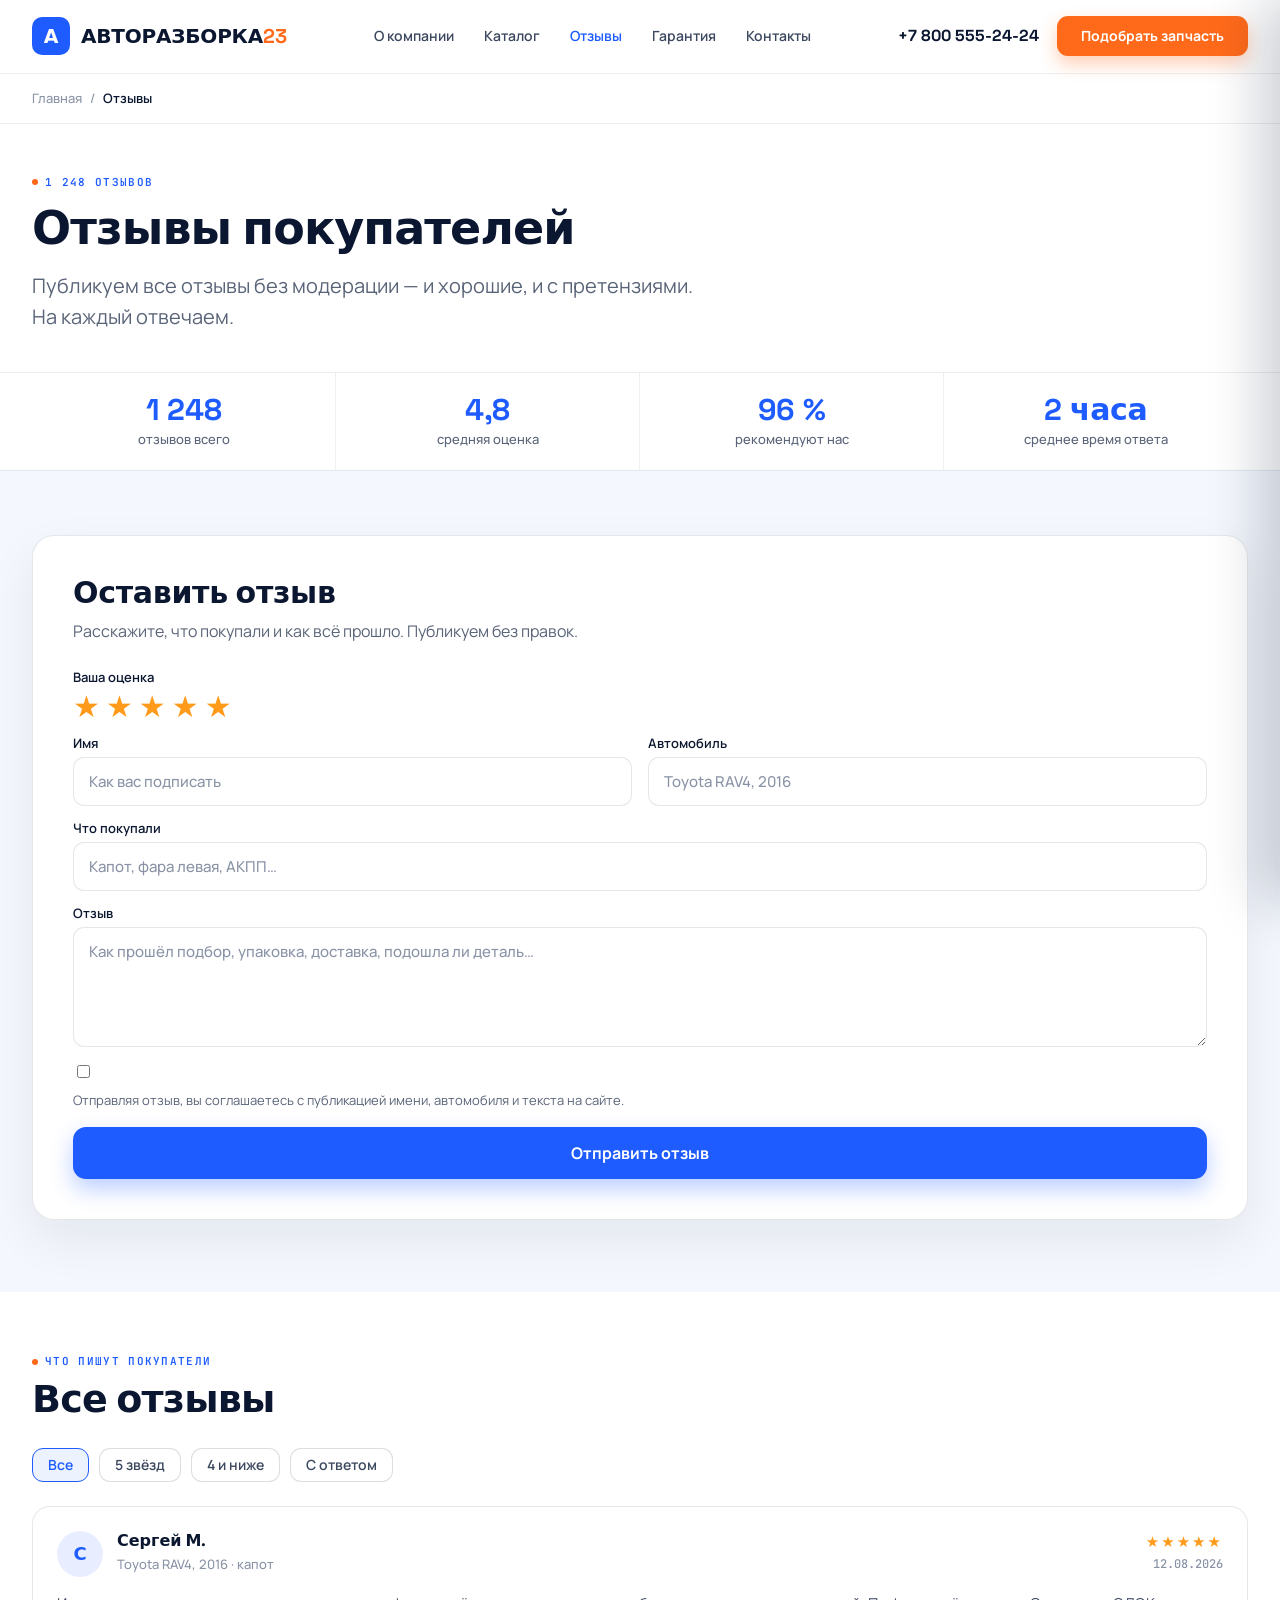
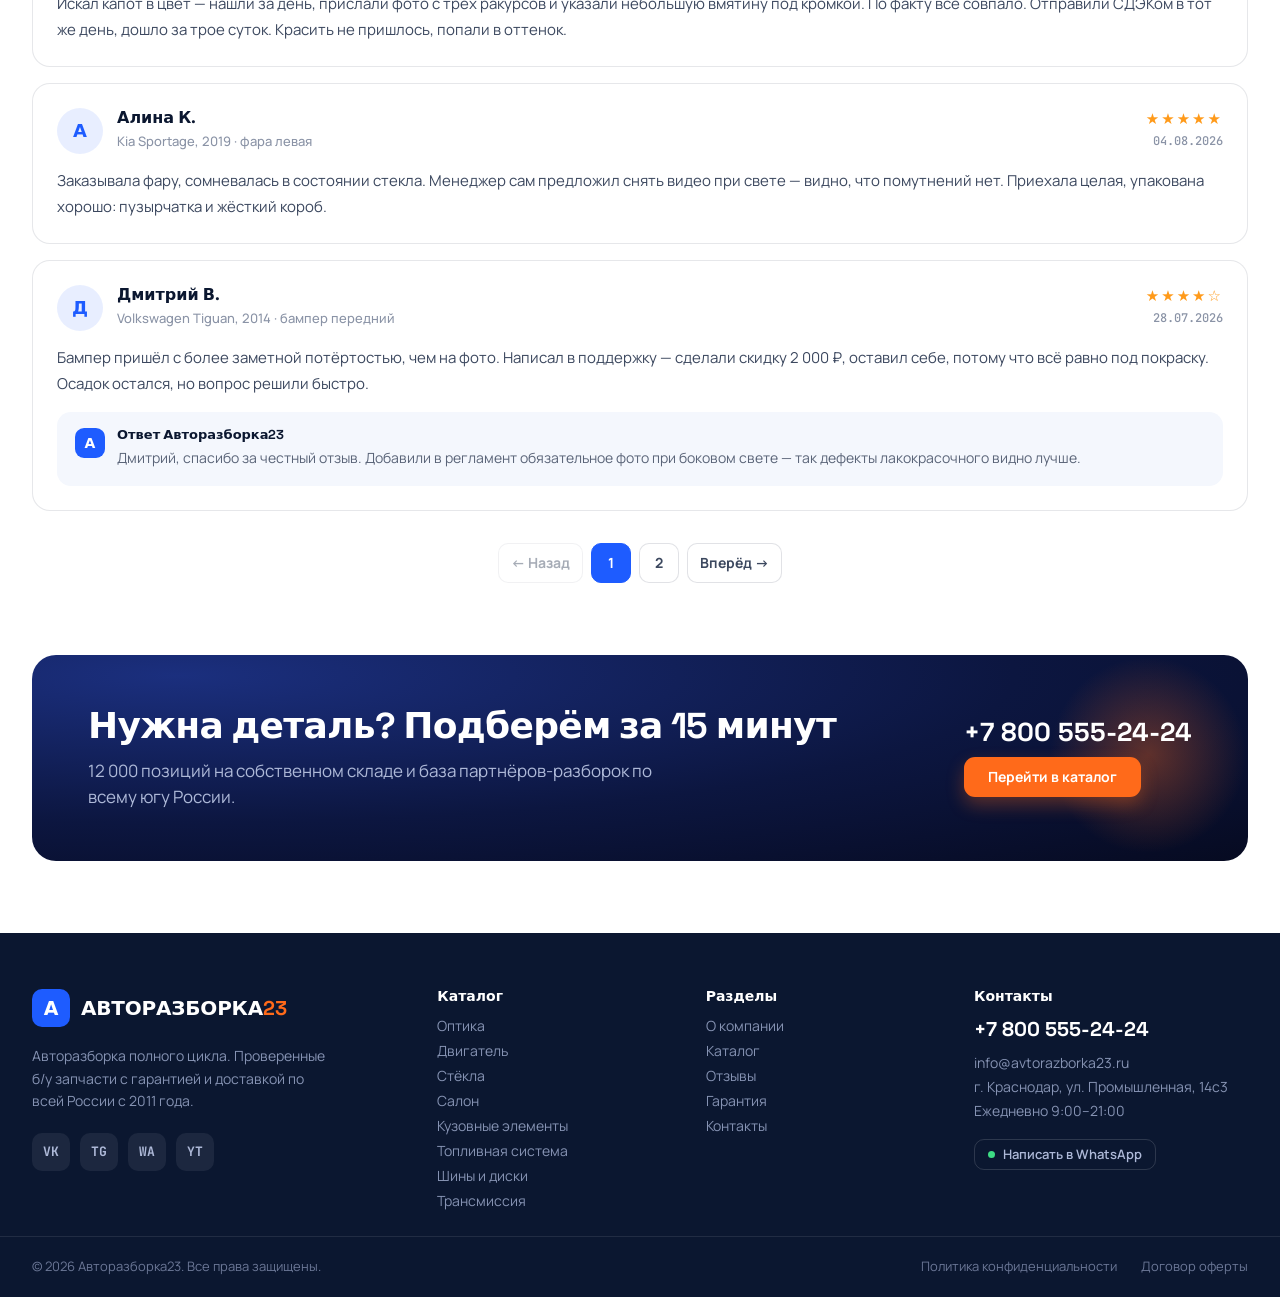
<file: reviews.html>
<!DOCTYPE html>
<html lang="ru">
<head>
  <meta charset="UTF-8">
  <meta name="viewport" content="width=device-width, initial-scale=1.0">
  <title>Отзывы покупателей — Авторазборка23</title>
  <meta name="description" content="1 248 отзывов о покупке б/у запчастей в Авторазборка23. Публикуем все отзывы без модерации и отвечаем на каждый.">
  <link rel="preconnect" href="https://fonts.googleapis.com">
  <link rel="preconnect" href="https://fonts.gstatic.com" crossorigin>
  <link href="https://fonts.googleapis.com/css2?family=Manrope:wght@400;500;600;700;800&family=Space+Grotesk:wght@400;500;600;700&family=JetBrains+Mono:wght@500;700&display=swap" rel="stylesheet">
  <link rel="stylesheet" href="css/styles.css?v=f19b9d0c">
</head>
<body>

<!-- ══ NAV ════════════════════════════════════ -->
<header class="nav">
  <div class="nav-inner">
    <a href="index.html" class="nav-logo">
      <div class="nav-logo-icon">А</div>
      <span class="nav-logo-name">АВТОРАЗБОРКА<em>23</em></span>
    </a>

    <nav class="nav-links">
      <a href="about.html">О компании</a>
      <a href="catalog.html">Каталог</a>
      <a href="reviews.html" class="active">Отзывы</a>
      <a href="warranty.html">Гарантия</a>
      <a href="contacts.html">Контакты</a>
    </nav>

    <div class="nav-right">
      <a href="tel:+78005552424" class="nav-phone">+7 800 555-24-24</a>
      <button class="btn btn-orange nav-btn" data-picker-open>Подобрать запчасть</button>
    </div>

    <button class="nav-burger" aria-label="Меню" onclick="window.AR23?.openDrawer()">
      <span></span><span></span><span></span>
    </button>
  </div>

  <div class="picker-drop" id="picker-drop">
    <div class="picker-drop-inner">
      <div class="picker-hdr">
        <div><h3>Подбор запчасти</h3><p>Укажите параметры — подберём деталь по своему складу и базе разборок.</p></div>
        <button class="picker-close" data-picker-close aria-label="Закрыть">✕</button>
      </div>
      <div class="picker-row">
        <div class="picker-field"><span class="picker-field-lbl">Марка</span><select aria-label="Марка"><option>Любая</option><option>Toyota</option><option>Volkswagen</option><option>Kia</option><option>Hyundai</option><option>BMW</option><option>LADA</option></select></div>
        <div class="picker-field"><span class="picker-field-lbl">Модель</span><select aria-label="Модель"><option>Любая</option><option>RAV4</option><option>Camry</option><option>Tiguan</option><option>Sportage</option></select></div>
        <div class="picker-field"><span class="picker-field-lbl">Год</span><select aria-label="Год"><option>Любой</option><option>2020+</option><option>2015–2019</option><option>2010–2014</option><option>до 2010</option></select></div>
        <div class="picker-field"><span class="picker-field-lbl">Категория детали</span><select aria-label="Категория детали"><option>Любая</option><option>Двигатель</option><option>Кузовные элементы</option><option>Оптика</option><option>Стёкла</option><option>Салон</option><option>Топливная система</option><option>Шины и диски</option><option>Трансмиссия</option></select></div>
        <div class="picker-field"><span class="picker-field-lbl">Тип детали</span><select aria-label="Тип детали"><option>Любой</option><option>Капот</option><option>Дверь</option><option>Крыло</option><option>Бампер</option><option>Фара / фонарь</option><option>Стекло</option><option>Зеркало</option><option>Диск / шина</option></select></div>
      </div>
      <div class="picker-row">
        <div class="picker-field wide"><span class="picker-field-lbl">Какая деталь нужна</span><input placeholder="Или укажите в свободной форме: капот, фара левая, бампер…" aria-label="Какая деталь нужна"></div>
        <a href="catalog.html" class="btn btn-blue picker-submit" data-picker-close>Подобрать</a>
      </div>
    </div>
  </div>
</header>

<div class="scrim" id="scrim"></div>

<aside class="drawer" id="drawer">
  <div class="drawer-hdr"><span>Меню</span><button class="drawer-close" id="drawer-close" aria-label="Закрыть меню">✕</button></div>
  <nav class="drawer-nav">
    <a href="about.html">О компании <span>→</span></a>
    <a href="catalog.html">Каталог <span>→</span></a>
    <a href="reviews.html">Отзывы <span>→</span></a>
    <a href="warranty.html">Гарантия <span>→</span></a>
    <a href="contacts.html">Контакты <span>→</span></a>
  </nav>
  <div class="drawer-footer">
    <a href="tel:+78005552424" class="drawer-phone">+7 800 555-24-24</a>
    <p class="drawer-hours">Ежедневно 9:00–21:00</p>
    <button class="btn btn-orange picker-open-full" data-picker-open onclick="window.AR23?.closeDrawer()">Подобрать запчасть</button>
  </div>
</aside>

<div class="picker-sheet" id="picker-sheet">
  <div class="picker-sheet-handle"><div class="picker-sheet-handle-bar"></div></div>
  <div class="picker-sheet-hdr">
    <div><h3>Подбор запчасти</h3><p>Укажите параметры — подберём деталь.</p></div>
    <button class="picker-close" data-picker-close aria-label="Закрыть">✕</button>
  </div>
  <div class="picker-sheet-body">
    <div class="picker-sheet-field"><span class="picker-field-lbl">Марка</span><select aria-label="Марка"><option>Любая</option><option>Toyota</option><option>Volkswagen</option><option>Kia</option><option>Hyundai</option><option>BMW</option><option>LADA</option></select></div>
    <div class="picker-sheet-field"><span class="picker-field-lbl">Модель</span><select aria-label="Модель"><option>Любая</option><option>RAV4</option><option>Camry</option><option>Tiguan</option><option>Sportage</option></select></div>
    <div class="picker-sheet-field-row">
      <div class="picker-sheet-field"><span class="picker-field-lbl">Год</span><select aria-label="Год"><option>Любой</option><option>2020+</option><option>2015–2019</option><option>2010–2014</option><option>до 2010</option></select></div>
      <div class="picker-sheet-field"><span class="picker-field-lbl">Категория</span><select aria-label="Категория"><option>Любая</option><option>Двигатель</option><option>Кузовные элементы</option><option>Оптика</option><option>Стёкла</option><option>Салон</option><option>Топливная система</option><option>Шины и диски</option><option>Трансмиссия</option></select></div>
    </div>
    <div class="picker-sheet-field"><span class="picker-field-lbl">Какая деталь нужна</span><input placeholder="Капот, фара левая, бампер…" aria-label="Какая деталь нужна"></div>
    <a href="catalog.html" class="btn btn-blue picker-submit-sheet" data-picker-close>Подобрать</a>
  </div>
</div>

<!-- ══ MAIN ════════════════════════════════════ -->
<main>
  <div class="breadcrumb-section">
    <div class="container">
      <nav class="breadcrumb" aria-label="Хлебные крошки">
        <a href="index.html">Главная</a><span class="breadcrumb-sep">/</span><span class="current">Отзывы</span>
      </nav>
    </div>
  </div>

  <div class="container">
    <div class="page-head">
      <div class="label"><span class="label-dot"></span>1 248 отзывов</div>
      <h1 class="page-title">Отзывы покупателей</h1>
      <p class="page-lead">Публикуем все отзывы без модерации — и хорошие, и с претензиями. На каждый отвечаем.</p>
    </div>
  </div>

  <div class="stats-strip">
    <div class="stats-grid">
        <div class="stat-cell">
          <div class="stat-num">1 248</div>
          <div class="stat-lbl">отзывов всего</div>
        </div>
        <div class="stat-cell">
          <div class="stat-num">4,8</div>
          <div class="stat-lbl">средняя оценка</div>
        </div>
        <div class="stat-cell">
          <div class="stat-num">96 %</div>
          <div class="stat-lbl">рекомендуют нас</div>
        </div>
        <div class="stat-cell">
          <div class="stat-num">2 часа</div>
          <div class="stat-lbl">среднее время ответа</div>
        </div>
    </div>
  </div>

  <!-- Форма отзыва -->
  <section class="form-section">
    <div class="container">
      <div class="form-card form-card--wide">
        <h2>Оставить отзыв</h2>
        <p class="form-card-sub">Расскажите, что покупали и как всё прошло. Публикуем без правок.</p>
        <form id="review-form" novalidate data-demo-submit="Отзыв отправлен ✓">
          <div class="form-grid">
            <div class="field full">
              <span class="field-lbl">Ваша оценка</span>
              <div class="rating-input" id="rating" role="radiogroup" aria-label="Оценка от 1 до 5">
                <button type="button" class="rating-star on" data-value="1" role="radio" aria-checked="true"  aria-label="1 из 5">★</button>
                <button type="button" class="rating-star on" data-value="2" role="radio" aria-checked="false" aria-label="2 из 5">★</button>
                <button type="button" class="rating-star on" data-value="3" role="radio" aria-checked="false" aria-label="3 из 5">★</button>
                <button type="button" class="rating-star on" data-value="4" role="radio" aria-checked="false" aria-label="4 из 5">★</button>
                <button type="button" class="rating-star on" data-value="5" role="radio" aria-checked="true"  aria-label="5 из 5">★</button>
              </div>
            </div>
            <div class="field">
              <label class="field-lbl" for="r-name">Имя</label>
              <input class="field-input" id="r-name" name="name" placeholder="Как вас подписать" required>
            </div>
            <div class="field">
              <label class="field-lbl" for="r-car">Автомобиль</label>
              <input class="field-input" id="r-car" name="car" placeholder="Toyota RAV4, 2016">
            </div>
            <div class="field full">
              <label class="field-lbl" for="r-part">Что покупали</label>
              <input class="field-input" id="r-part" name="part" placeholder="Капот, фара левая, АКПП…">
            </div>
            <div class="field full">
              <label class="field-lbl" for="r-text">Отзыв</label>
              <textarea class="field-textarea" id="r-text" name="text" placeholder="Как прошёл подбор, упаковка, доставка, подошла ли деталь…" required></textarea>
            </div>
            <label class="form-consent field full">
              <input type="checkbox" required>
              <span>Отправляя отзыв, вы соглашаетесь с публикацией имени, автомобиля и текста на сайте.</span>
            </label>
            <div class="field full">
              <button type="submit" class="btn btn-blue form-submit">Отправить отзыв</button>
            </div>
          </div>
        </form>
      </div>
    </div>
  </section>

  <!-- Список отзывов -->
  <section class="section-sm">
    <div class="container">
      <div class="section-head">
        <div class="label"><span class="label-dot"></span>Что пишут покупатели</div>
        <h2 class="section-title">Все отзывы</h2>
      </div>
      <div class="group-chips" id="review-filters">
        <button class="gchip active" data-filter="Все">Все</button>
        <button class="gchip" data-filter="5 звёзд">5 звёзд</button>
        <button class="gchip" data-filter="4 и ниже">4 и ниже</button>
        <button class="gchip" data-filter="С ответом">С ответом</button>
      </div>
      <div class="review-list" id="review-list"></div>
      <nav class="pagination" id="review-pagination" aria-label="Страницы отзывов"></nav>
    </div>
  </section>

  <!-- CTA -->
  <div class="cta-section">
    <div class="container">
      <div class="cta-band">
        <div class="cta-inner">
          <div>
            <h2 class="cta-title">Нужна деталь? Подберём за 15 минут</h2>
            <p class="cta-text">12 000 позиций на собственном складе и база партнёров-разборок по всему югу России.</p>
          </div>
          <div class="cta-aside">
            <a href="tel:+78005552424" class="cta-phone">+7 800 555-24-24</a>
            <a href="catalog.html" class="btn btn-orange">Перейти в каталог</a>
          </div>
        </div>
      </div>
    </div>
  </div>
</main>

<!-- ══ FOOTER ══════════════════════════════════ -->
<footer class="footer" id="footer">
  <div class="footer-grid">
    <div>
      <div class="footer-logo"><div class="footer-logo-icon">А</div><span class="footer-logo-name">АВТОРАЗБОРКА<em>23</em></span></div>
      <p class="footer-desc">Авторазборка полного цикла. Проверенные б/у запчасти с гарантией и доставкой по всей России с 2011 года.</p>
      <div class="footer-socials">
        <a class="footer-social" href="#" aria-label="ВКонтакте">VK</a><a class="footer-social" href="#" aria-label="Telegram">TG</a><a class="footer-social" href="#" aria-label="WhatsApp">WA</a><a class="footer-social" href="#" aria-label="YouTube">YT</a>
      </div>
    </div>
    <div>
      <div class="footer-col-ttl">Каталог</div>
      <div class="footer-links">
        <a href="catalog.html">Оптика</a><a href="catalog.html">Двигатель</a><a href="catalog.html">Стёкла</a><a href="catalog.html">Салон</a><a href="catalog.html">Кузовные элементы</a><a href="catalog.html">Топливная система</a><a href="catalog.html">Шины и диски</a><a href="catalog.html">Трансмиссия</a>
      </div>
    </div>
    <div>
      <div class="footer-col-ttl">Разделы</div>
      <div class="footer-links">
        <a href="about.html">О компании</a><a href="catalog.html">Каталог</a><a href="reviews.html">Отзывы</a><a href="warranty.html">Гарантия</a><a href="contacts.html">Контакты</a>
      </div>
    </div>
    <div>
      <div class="footer-col-ttl">Контакты</div>
      <a href="tel:+78005552424" class="footer-contact-phone">+7 800 555-24-24</a>
      <p class="footer-contact-info">info@avtorazborka23.ru<br>г. Краснодар, ул. Промышленная, 14с3<br>Ежедневно 9:00–21:00</p>
      <a href="#" class="footer-wa"><span class="footer-wa-dot"></span>Написать в WhatsApp</a>
    </div>
  </div>
  <div class="footer-bottom">
    <div class="footer-bottom-inner">
      <span>© 2026 Авторазборка23. Все права защищены.</span>
      <div class="footer-legal"><a href="#">Политика конфиденциальности</a><a href="#">Договор оферты</a></div>
    </div>
  </div>
</footer>

<nav class="btabs" aria-label="Быстрая навигация">
  <div class="btabs-inner">
    <a class="btab" href="catalog.html">
      <svg width="22" height="22" viewBox="0 0 22 22" aria-hidden="true"><rect x="2" y="2" width="7.5" height="7.5" rx="2" fill="#9aa3b4"/><rect x="12.5" y="2" width="7.5" height="7.5" rx="2" fill="#9aa3b4"/><rect x="2" y="12.5" width="7.5" height="7.5" rx="2" fill="#9aa3b4"/><rect x="12.5" y="12.5" width="7.5" height="7.5" rx="2" fill="#9aa3b4"/></svg>
      <span>Каталог</span>
    </a>
    <button class="btab" data-picker-open>
      <svg width="22" height="22" viewBox="0 0 22 22" fill="none" aria-hidden="true"><circle cx="9.5" cy="9.5" r="6.5" stroke="#9aa3b4" stroke-width="2.2"/><line x1="14.5" y1="14.5" x2="19.5" y2="19.5" stroke="#9aa3b4" stroke-width="2.2" stroke-linecap="round"/></svg>
      <span>Поиск</span>
    </button>
    <button class="btab">
      <svg width="22" height="22" viewBox="0 0 22 22" fill="none" aria-hidden="true"><path d="M5 7h12l-1 11H6L5 7z" stroke="#9aa3b4" stroke-width="2.2" stroke-linejoin="round"/><path d="M8 7a3 3 0 0 1 6 0" stroke="#9aa3b4" stroke-width="2.2" stroke-linecap="round"/></svg>
      <span>Корзина</span>
    </button>
    <a class="btab" href="contacts.html">
      <svg width="22" height="22" viewBox="0 0 22 22" fill="none" aria-hidden="true"><rect x="2.5" y="3.5" width="17" height="12" rx="3" stroke="#9aa3b4" stroke-width="2.2"/><path d="M7 18.5l3-3" stroke="#9aa3b4" stroke-width="2.2" stroke-linecap="round"/></svg>
      <span>Контакты</span>
    </a>
  </div>
</nav>

<script src="js/main.js?v=a5af56cf"></script>
<script src="js/reviews.js?v=2eae3fc3"></script>
</body>
</html>
</file>
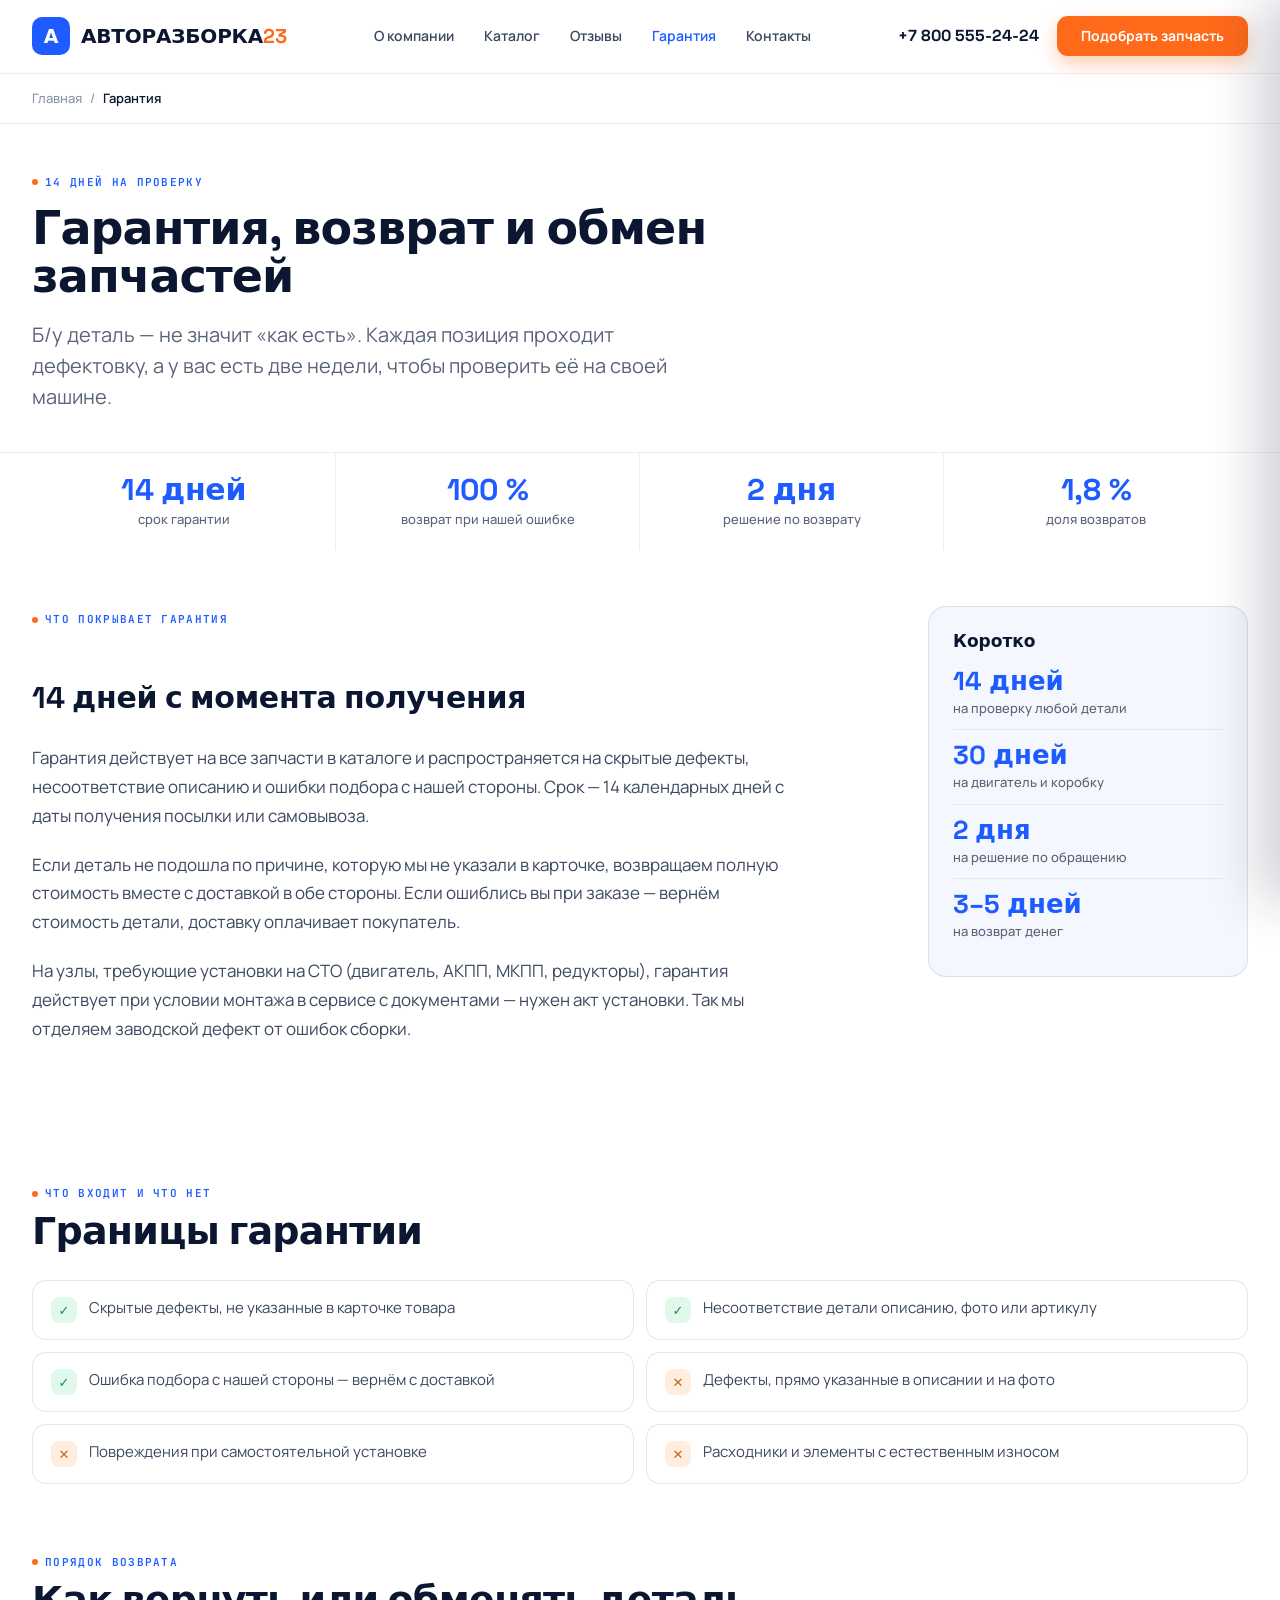
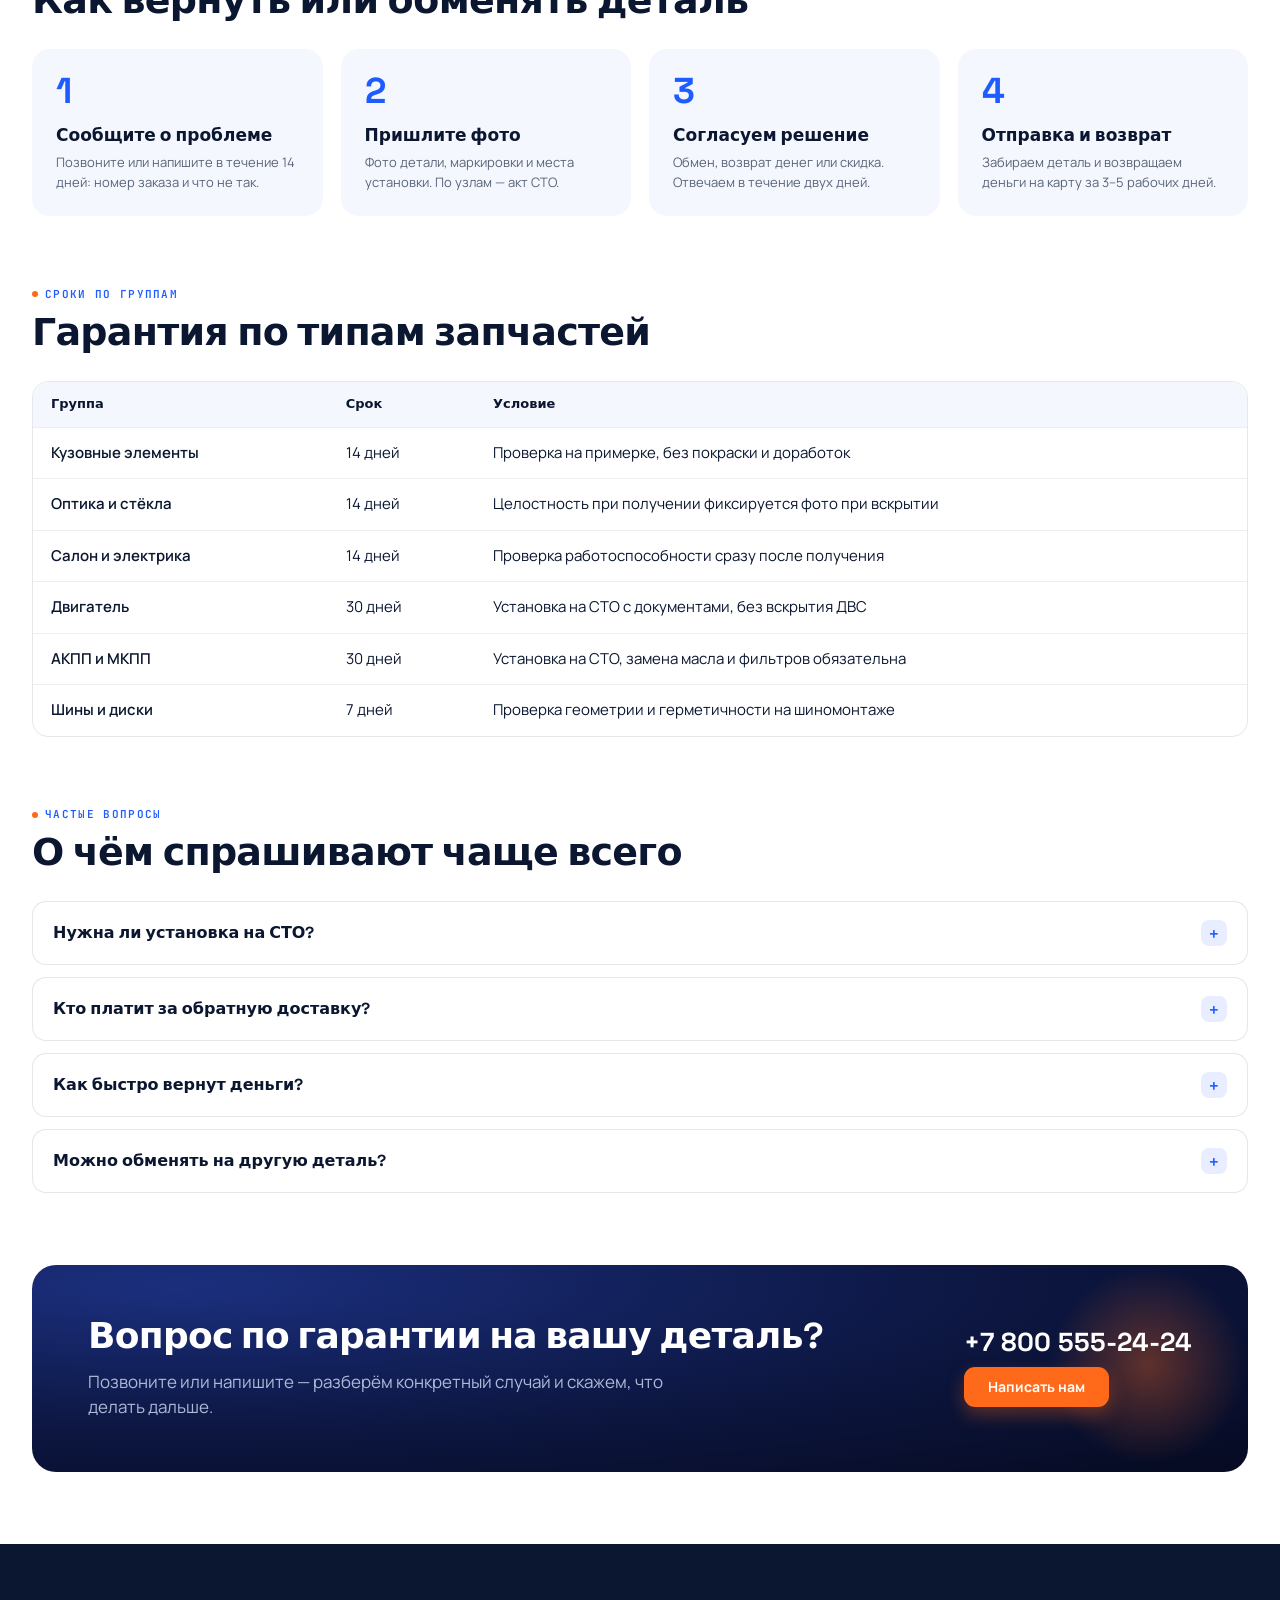
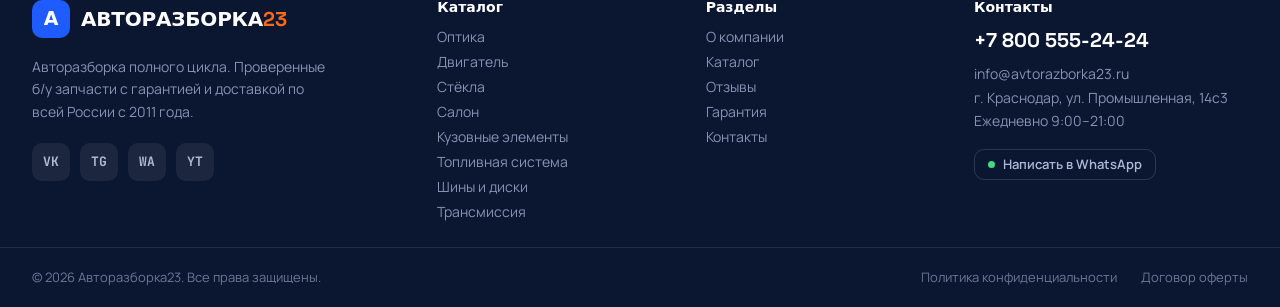
<file: warranty.html>
<!DOCTYPE html>
<html lang="ru">
<head>
  <meta charset="UTF-8">
  <meta name="viewport" content="width=device-width, initial-scale=1.0">
  <title>Гарантия и возврат запчастей — Авторазборка23</title>
  <meta name="description" content="14 дней на проверку любой б/у запчасти. Условия гарантии, порядок возврата и обмена, сроки по группам деталей.">
  <link rel="preconnect" href="https://fonts.googleapis.com">
  <link rel="preconnect" href="https://fonts.gstatic.com" crossorigin>
  <link href="https://fonts.googleapis.com/css2?family=Manrope:wght@400;500;600;700;800&family=Space+Grotesk:wght@400;500;600;700&family=JetBrains+Mono:wght@500;700&display=swap" rel="stylesheet">
  <link rel="stylesheet" href="css/styles.css?v=f19b9d0c">
</head>
<body>

<!-- ══ NAV ════════════════════════════════════ -->
<header class="nav">
  <div class="nav-inner">
    <a href="index.html" class="nav-logo">
      <div class="nav-logo-icon">А</div>
      <span class="nav-logo-name">АВТОРАЗБОРКА<em>23</em></span>
    </a>

    <nav class="nav-links">
      <a href="about.html">О компании</a>
      <a href="catalog.html">Каталог</a>
      <a href="reviews.html">Отзывы</a>
      <a href="warranty.html" class="active">Гарантия</a>
      <a href="contacts.html">Контакты</a>
    </nav>

    <div class="nav-right">
      <a href="tel:+78005552424" class="nav-phone">+7 800 555-24-24</a>
      <button class="btn btn-orange nav-btn" data-picker-open>Подобрать запчасть</button>
    </div>

    <button class="nav-burger" aria-label="Меню" onclick="window.AR23?.openDrawer()">
      <span></span><span></span><span></span>
    </button>
  </div>

  <div class="picker-drop" id="picker-drop">
    <div class="picker-drop-inner">
      <div class="picker-hdr">
        <div><h3>Подбор запчасти</h3><p>Укажите параметры — подберём деталь по своему складу и базе разборок.</p></div>
        <button class="picker-close" data-picker-close aria-label="Закрыть">✕</button>
      </div>
      <div class="picker-row">
        <div class="picker-field"><span class="picker-field-lbl">Марка</span><select aria-label="Марка"><option>Любая</option><option>Toyota</option><option>Volkswagen</option><option>Kia</option><option>Hyundai</option><option>BMW</option><option>LADA</option></select></div>
        <div class="picker-field"><span class="picker-field-lbl">Модель</span><select aria-label="Модель"><option>Любая</option><option>RAV4</option><option>Camry</option><option>Tiguan</option><option>Sportage</option></select></div>
        <div class="picker-field"><span class="picker-field-lbl">Год</span><select aria-label="Год"><option>Любой</option><option>2020+</option><option>2015–2019</option><option>2010–2014</option><option>до 2010</option></select></div>
        <div class="picker-field"><span class="picker-field-lbl">Категория детали</span><select aria-label="Категория детали"><option>Любая</option><option>Двигатель</option><option>Кузовные элементы</option><option>Оптика</option><option>Стёкла</option><option>Салон</option><option>Топливная система</option><option>Шины и диски</option><option>Трансмиссия</option></select></div>
        <div class="picker-field"><span class="picker-field-lbl">Тип детали</span><select aria-label="Тип детали"><option>Любой</option><option>Капот</option><option>Дверь</option><option>Крыло</option><option>Бампер</option><option>Фара / фонарь</option><option>Стекло</option><option>Зеркало</option><option>Диск / шина</option></select></div>
      </div>
      <div class="picker-row">
        <div class="picker-field wide"><span class="picker-field-lbl">Какая деталь нужна</span><input placeholder="Или укажите в свободной форме: капот, фара левая, бампер…" aria-label="Какая деталь нужна"></div>
        <a href="catalog.html" class="btn btn-blue picker-submit" data-picker-close>Подобрать</a>
      </div>
    </div>
  </div>
</header>

<div class="scrim" id="scrim"></div>

<aside class="drawer" id="drawer">
  <div class="drawer-hdr"><span>Меню</span><button class="drawer-close" id="drawer-close" aria-label="Закрыть меню">✕</button></div>
  <nav class="drawer-nav">
    <a href="about.html">О компании <span>→</span></a>
    <a href="catalog.html">Каталог <span>→</span></a>
    <a href="reviews.html">Отзывы <span>→</span></a>
    <a href="warranty.html">Гарантия <span>→</span></a>
    <a href="contacts.html">Контакты <span>→</span></a>
  </nav>
  <div class="drawer-footer">
    <a href="tel:+78005552424" class="drawer-phone">+7 800 555-24-24</a>
    <p class="drawer-hours">Ежедневно 9:00–21:00</p>
    <button class="btn btn-orange picker-open-full" data-picker-open onclick="window.AR23?.closeDrawer()">Подобрать запчасть</button>
  </div>
</aside>

<div class="picker-sheet" id="picker-sheet">
  <div class="picker-sheet-handle"><div class="picker-sheet-handle-bar"></div></div>
  <div class="picker-sheet-hdr">
    <div><h3>Подбор запчасти</h3><p>Укажите параметры — подберём деталь.</p></div>
    <button class="picker-close" data-picker-close aria-label="Закрыть">✕</button>
  </div>
  <div class="picker-sheet-body">
    <div class="picker-sheet-field"><span class="picker-field-lbl">Марка</span><select aria-label="Марка"><option>Любая</option><option>Toyota</option><option>Volkswagen</option><option>Kia</option><option>Hyundai</option><option>BMW</option><option>LADA</option></select></div>
    <div class="picker-sheet-field"><span class="picker-field-lbl">Модель</span><select aria-label="Модель"><option>Любая</option><option>RAV4</option><option>Camry</option><option>Tiguan</option><option>Sportage</option></select></div>
    <div class="picker-sheet-field-row">
      <div class="picker-sheet-field"><span class="picker-field-lbl">Год</span><select aria-label="Год"><option>Любой</option><option>2020+</option><option>2015–2019</option><option>2010–2014</option><option>до 2010</option></select></div>
      <div class="picker-sheet-field"><span class="picker-field-lbl">Категория</span><select aria-label="Категория"><option>Любая</option><option>Двигатель</option><option>Кузовные элементы</option><option>Оптика</option><option>Стёкла</option><option>Салон</option><option>Топливная система</option><option>Шины и диски</option><option>Трансмиссия</option></select></div>
    </div>
    <div class="picker-sheet-field"><span class="picker-field-lbl">Какая деталь нужна</span><input placeholder="Капот, фара левая, бампер…" aria-label="Какая деталь нужна"></div>
    <a href="catalog.html" class="btn btn-blue picker-submit-sheet" data-picker-close>Подобрать</a>
  </div>
</div>

<!-- ══ MAIN ════════════════════════════════════ -->
<main>
  <div class="breadcrumb-section">
    <div class="container">
      <nav class="breadcrumb" aria-label="Хлебные крошки">
        <a href="index.html">Главная</a><span class="breadcrumb-sep">/</span><span class="current">Гарантия</span>
      </nav>
    </div>
  </div>

  <div class="container">
    <div class="page-head">
      <div class="label"><span class="label-dot"></span>14 дней на проверку</div>
      <h1 class="page-title">Гарантия, возврат и обмен запчастей</h1>
      <p class="page-lead">Б/у деталь — не значит «как есть». Каждая позиция проходит дефектовку, а у вас есть две недели, чтобы проверить её на своей машине.</p>
    </div>
  </div>

  <div class="stats-strip">
    <div class="stats-grid">
        <div class="stat-cell">
          <div class="stat-num">14 дней</div>
          <div class="stat-lbl">срок гарантии</div>
        </div>
        <div class="stat-cell">
          <div class="stat-num">100 %</div>
          <div class="stat-lbl">возврат при нашей ошибке</div>
        </div>
        <div class="stat-cell">
          <div class="stat-num">2 дня</div>
          <div class="stat-lbl">решение по возврату</div>
        </div>
        <div class="stat-cell">
          <div class="stat-num">1,8 %</div>
          <div class="stat-lbl">доля возвратов</div>
        </div>
    </div>
  </div>

  <!-- Что покрывает -->
  <section class="section-sm">
    <div class="container">
      <div class="content-layout">
        <article class="prose">
          <div class="section-head">
            <div class="label"><span class="label-dot"></span>Что покрывает гарантия</div>
            <h2 class="section-title">14 дней с момента получения</h2>
          </div>
          <p>Гарантия действует на все запчасти в каталоге и распространяется на скрытые дефекты, несоответствие описанию и ошибки подбора с нашей стороны. Срок — 14 календарных дней с даты получения посылки или самовывоза.</p>
          <p>Если деталь не подошла по причине, которую мы не указали в карточке, возвращаем полную стоимость вместе с доставкой в обе стороны. Если ошиблись вы при заказе — вернём стоимость детали, доставку оплачивает покупатель.</p>
          <p>На узлы, требующие установки на СТО (двигатель, АКПП, МКПП, редукторы), гарантия действует при условии монтажа в сервисе с документами — нужен акт установки. Так мы отделяем заводской дефект от ошибок сборки.</p>
        </article>
        <aside>
          <div class="aside-card">
            <h3>Коротко</h3>
            <div class="aside-fact">
              <div class="aside-fact-num">14 дней</div>
              <div class="aside-fact-lbl">на проверку любой детали</div>
            </div>
            <div class="aside-fact">
              <div class="aside-fact-num">30 дней</div>
              <div class="aside-fact-lbl">на двигатель и коробку</div>
            </div>
            <div class="aside-fact">
              <div class="aside-fact-num">2 дня</div>
              <div class="aside-fact-lbl">на решение по обращению</div>
            </div>
            <div class="aside-fact">
              <div class="aside-fact-num">3–5 дней</div>
              <div class="aside-fact-lbl">на возврат денег</div>
            </div>
          </div>
        </aside>
      </div>
    </div>
  </section>

  <!-- Что входит и что нет -->
  <section class="section-sm">
    <div class="container">
      <div class="section-head">
        <div class="label"><span class="label-dot"></span>Что входит и что нет</div>
        <h2 class="section-title">Границы гарантии</h2>
      </div>
      <div class="coverage-grid">
        <div class="coverage-item coverage-item--yes">
          <span class="coverage-icon" aria-hidden="true">✓</span>
          <span>Скрытые дефекты, не указанные в карточке товара</span>
        </div>
        <div class="coverage-item coverage-item--yes">
          <span class="coverage-icon" aria-hidden="true">✓</span>
          <span>Несоответствие детали описанию, фото или артикулу</span>
        </div>
        <div class="coverage-item coverage-item--yes">
          <span class="coverage-icon" aria-hidden="true">✓</span>
          <span>Ошибка подбора с нашей стороны — вернём с доставкой</span>
        </div>
        <div class="coverage-item coverage-item--no">
          <span class="coverage-icon" aria-hidden="true">✕</span>
          <span>Дефекты, прямо указанные в описании и на фото</span>
        </div>
        <div class="coverage-item coverage-item--no">
          <span class="coverage-icon" aria-hidden="true">✕</span>
          <span>Повреждения при самостоятельной установке</span>
        </div>
        <div class="coverage-item coverage-item--no">
          <span class="coverage-icon" aria-hidden="true">✕</span>
          <span>Расходники и элементы с естественным износом</span>
        </div>
      </div>
    </div>
  </section>

  <!-- Порядок возврата -->
  <section class="section-sm">
    <div class="container">
      <div class="section-head">
        <div class="label"><span class="label-dot"></span>Порядок возврата</div>
        <h2 class="section-title">Как вернуть или обменять деталь</h2>
      </div>
      <div class="steps-grid">
        <div class="step-card">
          <div class="step-num">1</div>
          <div class="step-title">Сообщите о проблеме</div>
          <p class="step-text">Позвоните или напишите в течение 14 дней: номер заказа и что не так.</p>
        </div>
        <div class="step-card">
          <div class="step-num">2</div>
          <div class="step-title">Пришлите фото</div>
          <p class="step-text">Фото детали, маркировки и места установки. По узлам — акт СТО.</p>
        </div>
        <div class="step-card">
          <div class="step-num">3</div>
          <div class="step-title">Согласуем решение</div>
          <p class="step-text">Обмен, возврат денег или скидка. Отвечаем в течение двух дней.</p>
        </div>
        <div class="step-card">
          <div class="step-num">4</div>
          <div class="step-title">Отправка и возврат</div>
          <p class="step-text">Забираем деталь и возвращаем деньги на карту за 3–5 рабочих дней.</p>
        </div>
      </div>
    </div>
  </section>

  <!-- Сроки по группам -->
  <section class="section-sm" id="delivery">
    <div class="container">
      <div class="section-head">
        <div class="label"><span class="label-dot"></span>Сроки по группам</div>
        <h2 class="section-title">Гарантия по типам запчастей</h2>
      </div>
      <div class="table-wrap">
        <table class="data-table">
          <thead>
            <tr><th scope="col">Группа</th><th scope="col">Срок</th><th scope="col">Условие</th></tr>
          </thead>
          <tbody>
              <tr><td>Кузовные элементы</td><td>14 дней</td><td>Проверка на примерке, без покраски и доработок</td></tr>
              <tr><td>Оптика и стёкла</td><td>14 дней</td><td>Целостность при получении фиксируется фото при вскрытии</td></tr>
              <tr><td>Салон и электрика</td><td>14 дней</td><td>Проверка работоспособности сразу после получения</td></tr>
              <tr><td>Двигатель</td><td>30 дней</td><td>Установка на СТО с документами, без вскрытия ДВС</td></tr>
              <tr><td>АКПП и МКПП</td><td>30 дней</td><td>Установка на СТО, замена масла и фильтров обязательна</td></tr>
              <tr><td>Шины и диски</td><td>7 дней</td><td>Проверка геометрии и герметичности на шиномонтаже</td></tr>
          </tbody>
        </table>
      </div>
    </div>
  </section>

  <!-- FAQ -->
  <section class="section-sm">
    <div class="container">
      <div class="section-head">
        <div class="label"><span class="label-dot"></span>Частые вопросы</div>
        <h2 class="section-title">О чём спрашивают чаще всего</h2>
      </div>
      <div class="faq-list">
        <details class="faq-item">
          <summary>Нужна ли установка на СТО?</summary>
          <div class="faq-answer">Для кузовных деталей, оптики и салона — нет. Для двигателя, коробки и редукторов установка в сервисе обязательна: без акта СТО гарантию на такие узлы подтвердить нельзя.</div>
        </details>
        <details class="faq-item">
          <summary>Кто платит за обратную доставку?</summary>
          <div class="faq-answer">Если ошиблись мы — доставка в обе стороны за наш счёт. Если деталь не подошла по вашей причине, обратную отправку оплачивает покупатель.</div>
        </details>
        <details class="faq-item">
          <summary>Как быстро вернут деньги?</summary>
          <div class="faq-answer">После получения детали на склад — 3–5 рабочих дней на карту, с которой была оплата. По безналу — до 5 банковских дней.</div>
        </details>
        <details class="faq-item">
          <summary>Можно обменять на другую деталь?</summary>
          <div class="faq-answer">Да, обмен возможен на любую позицию из каталога. Разницу в цене доплачиваете или возвращаем — как удобнее.</div>
        </details>
      </div>
    </div>
  </section>

  <!-- CTA -->
  <div class="cta-section">
    <div class="container">
      <div class="cta-band">
        <div class="cta-inner">
          <div>
            <h2 class="cta-title">Вопрос по гарантии на вашу деталь?</h2>
            <p class="cta-text">Позвоните или напишите — разберём конкретный случай и скажем, что делать дальше.</p>
          </div>
          <div class="cta-aside">
            <a href="tel:+78005552424" class="cta-phone">+7 800 555-24-24</a>
            <a href="contacts.html" class="btn btn-orange">Написать нам</a>
          </div>
        </div>
      </div>
    </div>
  </div>
</main>

<!-- ══ FOOTER ══════════════════════════════════ -->
<footer class="footer" id="footer">
  <div class="footer-grid">
    <div>
      <div class="footer-logo"><div class="footer-logo-icon">А</div><span class="footer-logo-name">АВТОРАЗБОРКА<em>23</em></span></div>
      <p class="footer-desc">Авторазборка полного цикла. Проверенные б/у запчасти с гарантией и доставкой по всей России с 2011 года.</p>
      <div class="footer-socials">
        <a class="footer-social" href="#" aria-label="ВКонтакте">VK</a><a class="footer-social" href="#" aria-label="Telegram">TG</a><a class="footer-social" href="#" aria-label="WhatsApp">WA</a><a class="footer-social" href="#" aria-label="YouTube">YT</a>
      </div>
    </div>
    <div>
      <div class="footer-col-ttl">Каталог</div>
      <div class="footer-links">
        <a href="catalog.html">Оптика</a><a href="catalog.html">Двигатель</a><a href="catalog.html">Стёкла</a><a href="catalog.html">Салон</a><a href="catalog.html">Кузовные элементы</a><a href="catalog.html">Топливная система</a><a href="catalog.html">Шины и диски</a><a href="catalog.html">Трансмиссия</a>
      </div>
    </div>
    <div>
      <div class="footer-col-ttl">Разделы</div>
      <div class="footer-links">
        <a href="about.html">О компании</a><a href="catalog.html">Каталог</a><a href="reviews.html">Отзывы</a><a href="warranty.html">Гарантия</a><a href="contacts.html">Контакты</a>
      </div>
    </div>
    <div>
      <div class="footer-col-ttl">Контакты</div>
      <a href="tel:+78005552424" class="footer-contact-phone">+7 800 555-24-24</a>
      <p class="footer-contact-info">info@avtorazborka23.ru<br>г. Краснодар, ул. Промышленная, 14с3<br>Ежедневно 9:00–21:00</p>
      <a href="#" class="footer-wa"><span class="footer-wa-dot"></span>Написать в WhatsApp</a>
    </div>
  </div>
  <div class="footer-bottom">
    <div class="footer-bottom-inner">
      <span>© 2026 Авторазборка23. Все права защищены.</span>
      <div class="footer-legal"><a href="#">Политика конфиденциальности</a><a href="#">Договор оферты</a></div>
    </div>
  </div>
</footer>

<nav class="btabs" aria-label="Быстрая навигация">
  <div class="btabs-inner">
    <a class="btab" href="catalog.html">
      <svg width="22" height="22" viewBox="0 0 22 22" aria-hidden="true"><rect x="2" y="2" width="7.5" height="7.5" rx="2" fill="#9aa3b4"/><rect x="12.5" y="2" width="7.5" height="7.5" rx="2" fill="#9aa3b4"/><rect x="2" y="12.5" width="7.5" height="7.5" rx="2" fill="#9aa3b4"/><rect x="12.5" y="12.5" width="7.5" height="7.5" rx="2" fill="#9aa3b4"/></svg>
      <span>Каталог</span>
    </a>
    <button class="btab" data-picker-open>
      <svg width="22" height="22" viewBox="0 0 22 22" fill="none" aria-hidden="true"><circle cx="9.5" cy="9.5" r="6.5" stroke="#9aa3b4" stroke-width="2.2"/><line x1="14.5" y1="14.5" x2="19.5" y2="19.5" stroke="#9aa3b4" stroke-width="2.2" stroke-linecap="round"/></svg>
      <span>Поиск</span>
    </button>
    <button class="btab">
      <svg width="22" height="22" viewBox="0 0 22 22" fill="none" aria-hidden="true"><path d="M5 7h12l-1 11H6L5 7z" stroke="#9aa3b4" stroke-width="2.2" stroke-linejoin="round"/><path d="M8 7a3 3 0 0 1 6 0" stroke="#9aa3b4" stroke-width="2.2" stroke-linecap="round"/></svg>
      <span>Корзина</span>
    </button>
    <a class="btab" href="contacts.html">
      <svg width="22" height="22" viewBox="0 0 22 22" fill="none" aria-hidden="true"><rect x="2.5" y="3.5" width="17" height="12" rx="3" stroke="#9aa3b4" stroke-width="2.2"/><path d="M7 18.5l3-3" stroke="#9aa3b4" stroke-width="2.2" stroke-linecap="round"/></svg>
      <span>Контакты</span>
    </a>
  </div>
</nav>

<script src="js/main.js?v=a5af56cf"></script>
</body>
</html>
</file>
<file: css/styles.css>
/* ════════════════════════════════════════════════
   Авторазборка23 — Shared Styles
   ════════════════════════════════════════════════ */

/* ── Reset ───────────────────────────────────── */
*, *::before, *::after { box-sizing: border-box; }
html, body { margin: 0; padding: 0; }
img { display: block; max-width: 100%; }
a { text-decoration: none; color: inherit; }
button { font-family: inherit; cursor: pointer; border: none; background: none; padding: 0; }
select, input, textarea { font-family: inherit; }
ul, ol { list-style: none; margin: 0; padding: 0; }
h1,h2,h3,h4 { margin: 0; }
p { margin: 0; }

/* ── Variables ───────────────────────────────── */
:root {
  --blue:    #1e5cff;
  --orange:  #ff6a1a;
  --dark:    #0b1730;
  --text:    #3c485f;
  --muted:   #5a6478;
  --subtle:  #8a93a6;
  --light:   #f4f7fd;
  --border:  rgba(11,23,48,.1);
  --border-soft: rgba(11,23,48,.07);
  --green:   #3ddc84;
  --green-text: #1f8a5b;
  --font:    'Manrope', system-ui, sans-serif;
  --font-d:  'Space Grotesk', system-ui, sans-serif;
  --font-m:  'JetBrains Mono', monospace;
  --nav-h:   72px;
  --tabs-h:  70px;
}

/* ── Base ────────────────────────────────────── */
body {
  font-family: var(--font);
  -webkit-font-smoothing: antialiased;
  background: #fff;
  color: var(--dark);
}
::selection { background: var(--orange); color: #fff; }

/* ── Container ───────────────────────────────── */
.container {
  max-width: 1440px;
  margin: 0 auto;
  padding: 0 32px;
}

/* ── Buttons ─────────────────────────────────── */
.btn {
  display: inline-flex;
  align-items: center;
  justify-content: center;
  gap: 8px;
  padding: 13px 24px;
  border-radius: 11px;
  font: 700 14px/1 var(--font);
  cursor: pointer;
  transition: transform .15s, box-shadow .15s;
  border: none;
  white-space: nowrap;
}
.btn:hover { transform: translateY(-1px); }

.btn-orange {
  background: var(--orange);
  color: #fff;
  box-shadow: 0 8px 18px rgba(255,106,26,.32);
}
.btn-orange:hover { box-shadow: 0 12px 26px rgba(255,106,26,.44); }

.btn-blue {
  background: var(--blue);
  color: #fff;
  box-shadow: 0 10px 22px rgba(30,92,255,.3);
}
.btn-blue:hover { box-shadow: 0 14px 28px rgba(30,92,255,.44); }

.btn-ghost {
  background: rgba(30,92,255,.1);
  color: var(--blue);
  box-shadow: none;
}
.btn-ghost:hover { background: var(--blue); color: #fff; box-shadow: 0 10px 22px rgba(30,92,255,.3); }

/* ── Label / Tag ─────────────────────────────── */
.label {
  display: inline-flex;
  align-items: center;
  gap: 7px;
  font: 600 11px/1 var(--font-m);
  letter-spacing: .12em;
  color: var(--blue);
  text-transform: uppercase;
  margin-bottom: 10px;
}
.label-dot {
  width: 6px; height: 6px;
  background: var(--orange);
  border-radius: 50%;
  flex-shrink: 0;
}

/* ════════════════════════════════════════════════
   NAVIGATION
   ════════════════════════════════════════════════ */
.nav {
  position: sticky;
  top: 0;
  z-index: 100;
  background: rgba(255,255,255,.92);
  backdrop-filter: blur(16px);
  -webkit-backdrop-filter: blur(16px);
  border-bottom: 1px solid var(--border-soft);
  transition: box-shadow .2s;
}
.nav.scrolled { box-shadow: 0 4px 20px rgba(11,23,48,.09); }

.nav-inner {
  max-width: 1440px;
  margin: 0 auto;
  padding: 0 32px;
  height: var(--nav-h);
  display: flex;
  align-items: center;
  justify-content: space-between;
  gap: 20px;
}

/* Logo */
.nav-logo {
  display: flex;
  align-items: center;
  gap: 11px;
  flex-shrink: 0;
}
.nav-logo-icon {
  width: 38px; height: 38px;
  border-radius: 10px;
  background: var(--blue);
  display: flex; align-items: center; justify-content: center;
  color: #fff;
  font: 700 19px/1 var(--font-d);
  flex-shrink: 0;
}
.nav-logo-name {
  font: 700 20px/1 var(--font-d);
  color: var(--dark);
  letter-spacing: -.01em;
}
.nav-logo-name em { color: var(--orange); font-style: normal; }

/* Links */
.nav-links {
  display: flex;
  align-items: center;
  gap: 30px;
  font: 600 14px/1 var(--font);
  color: var(--text);
}
.nav-links a { transition: color .15s; }
.nav-links a:hover { color: var(--orange); }
.nav-links a.active { color: var(--blue); }

/* Right side */
.nav-right {
  display: flex;
  align-items: center;
  gap: 18px;
  flex-shrink: 0;
}
.nav-phone {
  font: 700 16px/1 var(--font-d);
  color: var(--dark);
  white-space: nowrap;
}

/* Hamburger (mobile only) */
.nav-burger {
  display: none;
  width: 40px; height: 40px;
  flex-direction: column;
  align-items: center;
  justify-content: center;
  gap: 5px;
  cursor: pointer;
}
.nav-burger span {
  width: 22px; height: 2px;
  border-radius: 2px;
  background: var(--dark);
}

/* ── Picker Dropdown (desktop) ───────────────── */
.picker-drop {
  position: relative;
  background: #fff;
  border-bottom: 1px solid var(--border);
  box-shadow: inset 0 8px 18px -14px rgba(11,23,48,.25);
  overflow: hidden;
  max-height: 0;
  opacity: 0;
  pointer-events: none;
  transition: max-height .34s ease, opacity .26s ease;
  z-index: 90;
}
.picker-drop.open {
  max-height: 480px;
  opacity: 1;
  pointer-events: auto;
}
.picker-drop-inner {
  max-width: 1440px;
  margin: 0 auto;
  padding: 24px 32px 28px;
}
.picker-hdr {
  display: flex;
  align-items: flex-start;
  justify-content: space-between;
  gap: 20px;
  margin-bottom: 18px;
}
.picker-hdr h3 {
  font: 700 22px/1.1 var(--font-d);
  color: var(--dark);
  margin-bottom: 6px;
}
.picker-hdr p {
  font: 400 14px/1.5 var(--font);
  color: var(--muted);
}
.picker-close {
  width: 38px; height: 38px;
  flex-shrink: 0;
  border-radius: 10px;
  background: var(--light);
  display: flex; align-items: center; justify-content: center;
  font: 600 17px/1 var(--font);
  color: var(--subtle);
  cursor: pointer;
}

.picker-row {
  display: flex;
  gap: 10px;
  align-items: stretch;
  flex-wrap: wrap;
}
.picker-row + .picker-row { margin-top: 10px; }

.picker-field {
  flex: 1;
  min-width: 130px;
  display: flex;
  flex-direction: column;
  gap: 3px;
  padding: 8px 12px;
  background: var(--light);
  border-radius: 11px;
}
.picker-field.wide { flex: 3; min-width: 240px; }

.picker-field-lbl {
  font: 600 10px/1 var(--font-m);
  letter-spacing: .06em;
  color: var(--subtle);
  text-transform: uppercase;
}
.picker-field select,
.picker-field input {
  border: none; outline: none; background: none;
  font: 600 14px/1 var(--font);
  color: var(--dark);
  cursor: pointer;
  width: 100%;
}
.picker-field input::placeholder { color: var(--subtle); font-weight: 500; }

/* ════════════════════════════════════════════════
   MOBILE OVERLAYS
   ════════════════════════════════════════════════ */

/* Scrim */
.scrim {
  position: fixed;
  inset: 0;
  z-index: 140;
  background: rgba(11,23,48,.45);
  opacity: 0;
  pointer-events: none;
  transition: opacity .3s;
}
.scrim.visible { opacity: 1; pointer-events: auto; }

/* Drawer menu */
.drawer {
  position: fixed;
  top: 0; right: 0; bottom: 0;
  width: 80%; max-width: 320px;
  z-index: 150;
  background: #fff;
  transform: translateX(100%);
  transition: transform .34s cubic-bezier(.32,.72,0,1);
  display: flex;
  flex-direction: column;
  padding: 24px 22px 28px;
  box-shadow: -20px 0 50px rgba(11,23,48,.2);
  overflow-y: auto;
}
.drawer.open { transform: translateX(0); }

.drawer-hdr {
  display: flex;
  align-items: center;
  justify-content: space-between;
  margin-bottom: 28px;
}
.drawer-hdr span { font: 700 17px/1 var(--font-d); color: var(--dark); }
.drawer-close {
  width: 36px; height: 36px;
  border-radius: 10px;
  background: var(--light);
  display: flex; align-items: center; justify-content: center;
  font: 600 17px/1 var(--font);
  color: var(--subtle);
  cursor: pointer;
}

.drawer-nav { display: flex; flex-direction: column; }
.drawer-nav a {
  display: flex;
  align-items: center;
  justify-content: space-between;
  padding: 15px 0;
  border-bottom: 1px solid var(--border);
  font: 600 17px/1 var(--font);
  color: var(--dark);
}
.drawer-nav a span { color: #c2cbdc; }

.drawer-footer { margin-top: auto; padding-top: 24px; }
.drawer-phone {
  display: block;
  font: 700 24px/1 var(--font-d);
  color: var(--dark);
  margin-bottom: 6px;
}
.drawer-hours {
  font: 400 13px/1.5 var(--font);
  color: var(--subtle);
  margin-bottom: 16px;
}

/* Picker sheet (mobile) */
.picker-sheet {
  display: none;
  position: fixed;
  left: 0; right: 0; bottom: 0;
  z-index: 151;
  background: #fff;
  border-radius: 24px 24px 0 0;
  transform: translateY(100%);
  transition: transform .36s cubic-bezier(.32,.72,0,1);
  max-height: 90dvh;
  flex-direction: column;
  box-shadow: 0 -20px 50px rgba(11,23,48,.22);
}
.picker-sheet.open { transform: translateY(0); }

.picker-sheet-handle {
  padding: 10px 0 4px;
  display: flex; justify-content: center;
}
.picker-sheet-handle-bar {
  width: 40px; height: 5px;
  border-radius: 3px;
  background: #d6dce8;
}
.picker-sheet-hdr {
  display: flex;
  align-items: flex-start;
  justify-content: space-between;
  gap: 14px;
  padding: 4px 20px 14px;
}
.picker-sheet-hdr h3 {
  font: 700 20px/1.1 var(--font-d);
  color: var(--dark);
  margin-bottom: 5px;
}
.picker-sheet-hdr p {
  font: 400 13px/1.45 var(--font);
  color: var(--muted);
}
.picker-sheet-body {
  overflow-y: auto;
  -webkit-overflow-scrolling: touch;
  padding: 0 20px 18px;
  display: flex;
  flex-direction: column;
  gap: 10px;
}
.picker-sheet-field {
  display: flex;
  flex-direction: column;
  gap: 3px;
  padding: 9px 13px;
  background: var(--light);
  border-radius: 12px;
}
.picker-sheet-field-row {
  display: flex;
  gap: 10px;
}
.picker-sheet-field-row .picker-sheet-field { flex: 1; }
.picker-sheet-field select,
.picker-sheet-field input {
  border: none; outline: none; background: none;
  font: 600 15px/1 var(--font);
  color: var(--dark);
  width: 100%;
  cursor: pointer;
}
.picker-sheet-field input::placeholder { color: var(--subtle); font-weight: 500; }

/* Bottom tab bar */
.btabs {
  display: none;
  position: fixed;
  bottom: 0; left: 0; right: 0;
  z-index: 80;
  background: rgba(255,255,255,.96);
  backdrop-filter: blur(14px);
  -webkit-backdrop-filter: blur(14px);
  border-top: 1px solid var(--border);
  padding: 9px 4px env(safe-area-inset-bottom, 12px);
}
.btabs-inner { display: flex; }
.btab {
  flex: 1;
  display: flex;
  flex-direction: column;
  align-items: center;
  gap: 4px;
  cursor: pointer;
  padding: 4px 0;
}
.btab span {
  font: 600 11px/1 var(--font);
  color: #9aa3b4;
}
.btab.active span { color: var(--blue); }
.btab.active svg path[fill],
.btab.active svg rect[fill] { fill: var(--blue) !important; }
.btab.active svg circle[stroke],
.btab.active svg line[stroke],
.btab.active svg path[stroke] { stroke: var(--blue) !important; }

/* ════════════════════════════════════════════════
   STATS STRIP
   ════════════════════════════════════════════════ */
.stats-strip {
  border-top: 1px solid var(--border-soft);
  background: rgba(255,255,255,.6);
}
.stats-grid {
  max-width: 1440px;
  margin: 0 auto;
  padding: 0 32px;
  display: grid;
  grid-template-columns: repeat(4, 1fr);
}
.stat-cell {
  padding: 22px 24px;
  text-align: center;
  border-right: 1px solid var(--border-soft);
}
.stat-cell:last-child { border-right: none; }
.stat-num {
  font: 700 30px/1 var(--font-d);
  color: var(--blue);
  letter-spacing: -.01em;
}
.stat-lbl {
  font: 500 13px/1.3 var(--font);
  color: var(--muted);
  margin-top: 6px;
}

/* ════════════════════════════════════════════════
   CARDS
   ════════════════════════════════════════════════ */

/* Category card */
.cat-card {
  display: block;
  border: 1px solid var(--border);
  border-radius: 16px;
  background: #fff;
  padding: 22px;
  cursor: pointer;
  transition: border-color .18s, box-shadow .18s, transform .18s;
}
.cat-card:hover {
  border-color: var(--blue);
  box-shadow: 0 16px 36px rgba(30,92,255,.14);
  transform: translateY(-3px);
}
.cat-card-hdr {
  display: flex;
  align-items: center;
  justify-content: space-between;
  margin-bottom: 16px;
}
.cat-card-num {
  width: 44px; height: 44px;
  border-radius: 11px;
  background: rgba(30,92,255,.1);
  display: flex; align-items: center; justify-content: center;
  font: 700 14px/1 var(--font-m);
  color: var(--blue);
}
.cat-card-arrow {
  font: 700 18px/1 var(--font);
  color: #c2cbdc;
  transition: color .18s, transform .18s;
}
.cat-card:hover .cat-card-arrow { color: var(--orange); transform: translateX(3px); }
.cat-card-title {
  font: 700 18px/1.2 var(--font-d);
  color: var(--dark);
  margin-bottom: 6px;
}
.cat-card-desc {
  font: 400 13px/1.5 var(--font);
  color: var(--muted);
  margin-bottom: 14px;
}
.cat-card-count {
  font: 600 12px/1 var(--font-m);
  color: var(--blue);
}

/* Adv card */
.adv-card {
  border: 1px solid var(--border);
  border-radius: 18px;
  background: #fff;
  padding: 28px;
}
.adv-icon {
  width: 48px; height: 48px;
  border-radius: 13px;
  background: rgba(30,92,255,.1);
  display: flex; align-items: center; justify-content: center;
  margin-bottom: 18px;
  font: 700 22px/1 var(--font-d);
  color: var(--blue);
}
.adv-title {
  font: 700 20px/1.2 var(--font-d);
  color: var(--dark);
  margin-bottom: 8px;
}
.adv-text {
  font: 400 14px/1.55 var(--font);
  color: var(--muted);
}

/* Step card */
.step-card {
  padding: 24px;
  border-radius: 18px;
  background: var(--light);
}
.step-num {
  font: 700 36px/1 var(--font-d);
  color: var(--blue);
  margin-bottom: 16px;
}
.step-title {
  font: 700 17px/1.25 var(--font-d);
  color: var(--dark);
  margin-bottom: 7px;
}
.step-text {
  font: 400 13px/1.5 var(--font);
  color: var(--muted);
}

/* ════════════════════════════════════════════════
   CTA BAND
   ════════════════════════════════════════════════ */
.cta-band {
  position: relative;
  overflow: hidden;
  border-radius: 24px;
  background: radial-gradient(125% 130% at 12% 10%, #1b2f7e 0%, #0c1640 55%, #060a20 100%);
  padding: 52px 56px;
}
.cta-band::before {
  content: '';
  position: absolute;
  right: -40px; top: -40px;
  width: 280px; height: 280px;
  background: radial-gradient(closest-side, rgba(255,106,26,.35), transparent 70%);
  pointer-events: none;
}
.cta-inner {
  position: relative;
  display: flex;
  align-items: center;
  justify-content: space-between;
  gap: 40px;
  flex-wrap: wrap;
}
.cta-title {
  font: 700 36px/1.1 var(--font-d);
  color: #fff;
  letter-spacing: -.02em;
  margin-bottom: 12px;
}
.cta-text {
  font: 400 17px/1.5 var(--font);
  color: #aeb9d8;
  max-width: 600px;
}
.cta-aside {
  display: flex;
  flex-direction: column;
  gap: 12px;
  align-items: flex-start;
}
.cta-phone {
  font: 700 26px/1 var(--font-d);
  color: #fff;
}

/* ════════════════════════════════════════════════
   FOOTER
   ════════════════════════════════════════════════ */
.footer {
  background: var(--dark);
  color: #aeb9d8;
}
.footer-grid {
  display: grid;
  grid-template-columns: 1.6fr 1fr 1fr 1.2fr;
  gap: 40px;
  max-width: 1440px;
  margin: 0 auto;
  padding: 56px 32px 28px;
}
.footer-logo {
  display: flex; align-items: center; gap: 11px;
  margin-bottom: 18px;
}
.footer-logo-icon {
  width: 38px; height: 38px;
  border-radius: 10px;
  background: var(--blue);
  display: flex; align-items: center; justify-content: center;
  color: #fff;
  font: 700 19px/1 var(--font-d);
  flex-shrink: 0;
}
.footer-logo-name {
  font: 700 20px/1 var(--font-d);
  color: #fff;
  letter-spacing: -.01em;
}
.footer-logo-name em { color: var(--orange); font-style: normal; }
.footer-desc {
  font: 400 14px/1.6 var(--font);
  color: #8693b3;
  max-width: 300px;
  margin-bottom: 20px;
}
.footer-socials { display: flex; gap: 10px; }
.footer-social {
  width: 38px; height: 38px;
  border-radius: 10px;
  background: rgba(255,255,255,.07);
  display: flex; align-items: center; justify-content: center;
  font: 700 13px/1 var(--font-m);
  color: #aeb9d8;
  cursor: pointer;
  transition: background .15s;
}
.footer-social:hover { background: rgba(255,255,255,.14); color: #fff; }
.footer-col-ttl {
  font: 700 14px/1 var(--font-d);
  color: #fff;
  margin-bottom: 16px;
}
.footer-links {
  display: flex; flex-direction: column; gap: 11px;
  font: 400 14px/1 var(--font);
}
.footer-links a { color: #8693b3; transition: color .15s; }
.footer-links a:hover { color: #fff; }
.footer-contact-phone {
  display: block;
  font: 700 20px/1 var(--font-d);
  color: #fff;
  margin-bottom: 12px;
}
.footer-contact-info {
  font: 400 14px/1.7 var(--font);
  color: #8693b3;
}
.footer-wa {
  display: inline-flex; align-items: center; gap: 8px;
  padding: 8px 13px;
  border: 1px solid rgba(255,255,255,.14);
  border-radius: 10px;
  font: 600 13px/1 var(--font);
  color: #aeb9d8;
  cursor: pointer;
  margin-top: 16px;
  transition: border-color .15s;
}
.footer-wa:hover { border-color: rgba(255,255,255,.32); color: #fff; }
.footer-wa-dot {
  width: 7px; height: 7px;
  background: var(--green);
  border-radius: 50%;
}
.footer-bottom {
  border-top: 1px solid rgba(255,255,255,.09);
}
.footer-bottom-inner {
  max-width: 1440px;
  margin: 0 auto;
  padding: 20px 32px;
  display: flex;
  align-items: center;
  justify-content: space-between;
  gap: 20px;
  flex-wrap: wrap;
  font: 400 13px/1.5 var(--font);
  color: #6b7796;
}
.footer-legal { display: flex; gap: 24px; }
.footer-legal a { color: #6b7796; transition: color .15s; }
.footer-legal a:hover { color: #aeb9d8; }

/* ════════════════════════════════════════════════
   PRODUCT CARDS (shared across catalog + product)
   ════════════════════════════════════════════════ */
.prod-card {
  display: block;
  background: #fff;
  border: 1px solid var(--border);
  border-radius: 16px;
  overflow: hidden;
  transition: border-color .18s, box-shadow .18s, transform .18s;
  cursor: pointer;
}
.prod-card:hover {
  border-color: var(--blue);
  box-shadow: 0 18px 40px rgba(30,92,255,.13);
  transform: translateY(-3px);
}
.prod-img {
  position: relative;
  background: #eef3fb;
}
.prod-img-ph {
  width: 100%;
  display: flex;
  align-items: center;
  justify-content: center;
  background: #eef3fb;
}
.prod-img-ph svg { opacity: .3; }
.prod-badge {
  position: absolute;
  top: 11px; left: 11px;
  display: inline-flex;
  align-items: center;
  gap: 6px;
  padding: 5px 9px;
  border-radius: 8px;
  font: 600 11px/1 var(--font);
}
.prod-fav {
  position: absolute;
  bottom: 11px; right: 11px;
  width: 32px; height: 32px;
  border-radius: 9px;
  background: rgba(255,255,255,.92);
  border: 1px solid var(--border);
  display: flex; align-items: center; justify-content: center;
  font: 600 16px/1 var(--font);
  color: var(--subtle);
  cursor: pointer;
  transition: border-color .15s, color .15s;
}
.prod-fav:hover { border-color: var(--orange); color: var(--orange); }
.prod-body { padding: 15px; }
.prod-group {
  font: 600 11px/1 var(--font-m);
  letter-spacing: .04em;
  color: var(--blue);
  text-transform: uppercase;
  margin-bottom: 8px;
}
.prod-name {
  font: 700 15px/1.25 var(--font-d);
  color: var(--dark);
  margin-bottom: 6px;
  min-height: 36px;
}
.prod-donor {
  font: 500 12px/1.4 var(--font);
  color: var(--muted);
  margin-bottom: 3px;
}
.prod-oem {
  font: 500 11px/1 var(--font-m);
  color: #a6afc0;
  margin-bottom: 12px;
}
.prod-footer {
  display: flex;
  align-items: center;
  justify-content: space-between;
  padding-top: 12px;
  border-top: 1px solid var(--border-soft);
}
.prod-price { font: 700 18px/1 var(--font-d); color: var(--dark); }
.prod-stock {
  display: flex; align-items: center; gap: 5px;
  margin-top: 5px;
  font: 500 11px/1 var(--font);
  color: var(--green-text);
}
.prod-stock::before {
  content: '';
  width: 6px; height: 6px;
  background: var(--green);
  border-radius: 50%;
}
.prod-cart {
  padding: 10px 14px;
  border-radius: 10px;
  background: rgba(30,92,255,.1);
  color: var(--blue);
  font: 700 13px/1 var(--font);
  transition: background .15s, color .15s;
  cursor: pointer;
}
.prod-card:hover .prod-cart { background: var(--blue); color: #fff; }

/* Condition badges */
.cond-ex  { background: rgba(61,220,132,.16); color: #1f8a5b; }
.cond-ex  .badge-dot { background: #1f8a5b; }
.cond-gd  { background: rgba(30,92,255,.12); color: var(--blue); }
.cond-gd  .badge-dot { background: var(--blue); }
.cond-def { background: rgba(255,154,77,.18); color: #c2691a; }
.cond-def .badge-dot { background: #ff9a4d; }
.badge-dot {
  width: 6px; height: 6px;
  border-radius: 50%;
}

/* ════════════════════════════════════════════════
   BREADCRUMBS
   ════════════════════════════════════════════════ */
.breadcrumb {
  display: flex;
  align-items: center;
  gap: 8px;
  flex-wrap: wrap;
  font: 500 13px/1 var(--font);
  color: var(--subtle);
}
.breadcrumb a { transition: color .15s; }
.breadcrumb a:hover { color: var(--orange); }
.breadcrumb .current { color: var(--dark); font-weight: 600; }
.breadcrumb-sep { color: var(--subtle); }

/* ════════════════════════════════════════════════
   RESPONSIVE — MOBILE (≤768px)
   ════════════════════════════════════════════════ */
@media (max-width: 768px) {
  /* Nav */
  .nav-inner { padding: 0 18px; height: 60px; }
  .nav-links  { display: none !important; }
  .nav-phone  { display: none !important; }
  .nav-btn    { display: none !important; }
  .nav-burger { display: flex !important; }
  .picker-drop { display: none !important; }

  /* Bottom tabs */
  .btabs { display: block; }

  /* Body padding to avoid content behind tab bar */
  body { padding-bottom: 78px; }

  /* Picker sheet */
  .picker-sheet { display: flex; }

  /* Container */
  .container { padding: 0 18px; }

  /* Stats */
  .stats-grid {
    grid-template-columns: repeat(2,1fr);
    padding: 0 18px;
  }
  .stat-cell { padding: 16px 12px; }
  .stat-num { font-size: 22px; }

  /* CTA band */
  .cta-band { padding: 28px 22px; border-radius: 18px; }
  .cta-title { font-size: 24px; }
  .cta-text  { font-size: 15px; }
  .cta-phone { font-size: 22px; }
  .cta-inner { flex-direction: column; align-items: flex-start; gap: 22px; }
  .cta-aside { width: 100%; }

  /* Footer */
  .footer-grid {
    grid-template-columns: 1fr;
    gap: 28px;
    padding: 32px 18px 22px;
  }
  .footer-bottom-inner {
    padding: 16px 18px;
    flex-direction: column;
    align-items: flex-start;
    gap: 10px;
  }
  .footer-legal { flex-direction: column; gap: 8px; }
}

@media (min-width: 769px) and (max-width: 1024px) {
  .nav-inner { padding: 0 24px; }
  .container { padding: 0 24px; }
  .footer-grid { grid-template-columns: 1fr 1fr; }
  .stats-grid { grid-template-columns: repeat(4,1fr); }
}

/* ════════════════════════════════════════════════
   PICKER BUTTONS
   ════════════════════════════════════════════════ */
.picker-submit {
  flex: 1;
  min-width: 200px;
  min-height: 54px;
  border-radius: 11px;
}
.picker-submit-sheet {
  width: 100%;
  min-height: 52px;
  border-radius: 13px;
}
.picker-open-full { width: 100%; }

/* ════════════════════════════════════════════════
   PRODUCT CARD — LIST VIEW
   ════════════════════════════════════════════════ */
.prod-badge--sm {
  top: 9px; left: 9px;
  padding: 4px 8px;
  font-size: 10px;
}
.prod-badge--sm .badge-dot,
.prod-badge--xs .badge-dot { width: 5px; height: 5px; }

.prod-badge--xs {
  top: 10px; left: 10px;
  padding: 4px 8px;
  font-size: 10px;
}

.prod-meta-donor { font: 500 13px/1 var(--font); color: var(--muted); }
.prod-meta-oem   { font: 500 12px/1 var(--font-m); color: #a6afc0; }

/* Image placeholder heights */
.prod-img-ph--grid { height: 172px; }
.prod-img-ph--sm   { height: 150px; }

/* Small card overrides */
.prod-name--auto  { min-height: auto; }
.prod-footer--top { margin-top: 12px; }

/* ════════════════════════════════════════════════
   MOBILE PRODUCT PAGE
   ════════════════════════════════════════════════ */
.mobile-info-primary {
  background: #fff;
  padding: 4px 18px 20px;
  margin-top: 8px;
}
.mobile-info-assurances {
  background: #fff;
  margin-top: 8px;
  padding: 18px;
  display: flex;
  flex-direction: column;
  gap: 15px;
}
.mobile-buy-btns {
  display: flex;
  gap: 10px;
  margin-top: 18px;
}
.mobile-buy-btn {
  flex: 1;
  min-height: 52px;
  border-radius: 14px;
  font-size: 16px;
}
.mobile-buy-bar-btn {
  flex: 1;
  min-height: 48px;
  border-radius: 12px;
}
.buybox-chip--oem { font-family: var(--font-m); font-size: 11px; }
.buybox-btn       { min-height: 50px; border-radius: 12px; font-size: 16px; }

/* ════════════════════════════════════════════════
   PRODUCT PAGE SECTIONS
   ════════════════════════════════════════════════ */
.breadcrumb-section {
  background: #fff;
  border-bottom: 1px solid var(--border-soft);
  padding: 18px 0;
}
.related-section         { padding: 48px 0 0; }
.related-section--donor  { padding: 44px 0 0; }
.related-section--bottom { padding: 56px 0 72px; }
.related-section h2      { margin-bottom: 20px; }
.related-subtitle {
  color: var(--subtle);
  font-weight: 500;
  font-size: 18px;
}
.cta-section   { padding: 64px 0 72px; }
.section-title--mb { margin-bottom: 28px; }

/* ════════════════════════════════════════════════
   HERO MOBILE
   ════════════════════════════════════════════════ */
.hero-car-wrap {
  position: relative;
  height: 180px;
  margin-bottom: 18px;
}
.hero-car-shadow {
  position: absolute;
  left: 50%; bottom: 16px;
  transform: translateX(-50%);
  width: 240px; height: 22px;
  background: radial-gradient(closest-side, rgba(11,23,48,.16), transparent 75%);
  filter: blur(2px);
}
.hero-car-img {
  position: absolute;
  left: 50%; top: 50%;
  transform: translate(-50%, -50%);
  width: 330px; max-width: none;
  height: 200px;
  object-fit: contain;
}
.hero-pick-btn {
  width: 100%;
  min-height: 52px;
  border-radius: 14px;
  font-size: 16px;
  gap: 10px;
}
.tabs-wrap { margin-top: 24px; }

/* ════════════════════════════════════════════════
   CONTENT PAGE (about, info, legal)
   ════════════════════════════════════════════════ */
.page-head {
  padding: 44px 0 40px;
}
.page-head .label { margin-bottom: 16px; }
.page-title {
  font: 700 46px/1.06 var(--font-d);
  color: var(--dark);
  letter-spacing: -.02em;
  max-width: 760px;
  margin-bottom: 18px;
}
.page-lead {
  font: 400 20px/1.55 var(--font);
  color: var(--muted);
  max-width: 680px;
}

/* Two-column: article + sticky aside */
.content-layout {
  display: grid;
  grid-template-columns: 1fr 320px;
  gap: 48px;
  align-items: start;
  padding-bottom: 72px;
}

/* Prose typography */
.prose { max-width: 760px; }
.prose > * + * { margin-top: 20px; }
.prose h2 {
  font: 700 30px/1.15 var(--font-d);
  color: var(--dark);
  letter-spacing: -.01em;
  margin-top: 44px;
}
.prose h3 {
  font: 700 21px/1.25 var(--font-d);
  color: var(--dark);
  margin-top: 32px;
}
.prose p {
  font: 400 17px/1.7 var(--font);
  color: var(--text);
}
.prose a { color: var(--blue); font-weight: 600; }
.prose a:hover { color: var(--orange); }
.prose ul, .prose ol {
  display: flex;
  flex-direction: column;
  gap: 12px;
  padding-left: 4px;
}
.prose li {
  position: relative;
  padding-left: 30px;
  font: 400 17px/1.6 var(--font);
  color: var(--text);
}
.prose ul li::before {
  content: '';
  position: absolute;
  left: 4px; top: 10px;
  width: 8px; height: 8px;
  border-radius: 50%;
  background: var(--blue);
}
.prose ol { counter-reset: li; }
.prose ol li::before {
  counter-increment: li;
  content: counter(li);
  position: absolute;
  left: 0; top: 1px;
  width: 22px; height: 22px;
  border-radius: 7px;
  background: rgba(30,92,255,.1);
  color: var(--blue);
  font: 700 12px/22px var(--font);
  text-align: center;
}
.prose blockquote {
  border-left: 3px solid var(--blue);
  padding: 6px 0 6px 22px;
  margin-left: 0;
  font: 500 19px/1.55 var(--font-d);
  color: var(--dark);
}

/* Figure / images */
.prose-figure { margin-top: 28px; }
.prose-figure img,
.prose-img {
  width: 100%;
  border-radius: 18px;
  border: 1px solid var(--border);
  display: block;
}
.prose-figure figcaption {
  margin-top: 10px;
  font: 500 13px/1.5 var(--font);
  color: var(--subtle);
}
.prose-img-grid {
  display: grid;
  grid-template-columns: 1fr 1fr;
  gap: 16px;
  margin-top: 28px;
}
/* Image placeholder (no real asset) */
.img-ph {
  background: linear-gradient(135deg, #eef3fb, #e3ebfa);
  border: 1px solid var(--border);
  border-radius: 18px;
  display: flex;
  align-items: center;
  justify-content: center;
  color: #b8c5de;
  min-height: 240px;
}
.img-ph svg { opacity: .55; }
.prose-img-grid .img-ph { min-height: 180px; }

/* Data table */
.table-wrap {
  overflow-x: auto;
  border: 1px solid var(--border);
  border-radius: 16px;
  margin-top: 28px;
}
.data-table {
  width: 100%;
  border-collapse: collapse;
  font: 400 15px/1.5 var(--font);
}
.data-table th,
.data-table td {
  text-align: left;
  padding: 14px 18px;
  border-bottom: 1px solid var(--border-soft);
}
.data-table thead th {
  background: var(--light);
  font: 700 13px/1.3 var(--font-d);
  color: var(--dark);
  white-space: nowrap;
}
.data-table tbody tr:last-child td { border-bottom: none; }
.data-table tbody tr:hover { background: rgba(30,92,255,.03); }
.data-table td:first-child { font-weight: 600; color: var(--dark); }

/* Sticky aside card */
.aside-card {
  position: sticky;
  top: calc(var(--nav-h) + 16px);
  background: var(--light);
  border: 1px solid var(--border);
  border-radius: 18px;
  padding: 24px;
}
.aside-card h3 {
  font: 700 17px/1.25 var(--font-d);
  color: var(--dark);
  margin-bottom: 16px;
}
.aside-fact { padding: 12px 0; border-top: 1px solid var(--border-soft); }
.aside-fact:first-of-type { border-top: none; padding-top: 0; }
.aside-fact-num {
  font: 700 26px/1 var(--font-d);
  color: var(--blue);
}
.aside-fact-lbl {
  font: 500 13px/1.4 var(--font);
  color: var(--muted);
  margin-top: 5px;
}

/* Contact / feedback form */
.form-section {
  background: var(--light);
  border-top: 1px solid var(--border-soft);
  padding: 64px 0 72px;
}
.form-card {
  background: #fff;
  border: 1px solid var(--border);
  border-radius: 22px;
  padding: 40px;
  max-width: 720px;
  margin: 0 auto;
  box-shadow: 0 20px 50px rgba(11,23,48,.07);
}
.form-card h2 {
  font: 700 30px/1.15 var(--font-d);
  color: var(--dark);
  letter-spacing: -.01em;
  margin-bottom: 8px;
}
.form-card-sub {
  font: 400 16px/1.55 var(--font);
  color: var(--muted);
  margin-bottom: 28px;
}
.form-grid {
  display: grid;
  grid-template-columns: 1fr 1fr;
  gap: 16px;
}
.field { display: flex; flex-direction: column; gap: 7px; }
.field.full { grid-column: 1 / -1; }
.field-lbl {
  font: 600 13px/1 var(--font);
  color: var(--dark);
}
.field-input,
.field-textarea {
  border: 1.5px solid var(--border);
  border-radius: 11px;
  padding: 13px 15px;
  font: 500 15px/1.4 var(--font);
  color: var(--dark);
  background: #fff;
  outline: none;
  transition: border-color .15s, box-shadow .15s;
  width: 100%;
}
.field-input::placeholder,
.field-textarea::placeholder { color: var(--subtle); font-weight: 500; }
.field-input:focus,
.field-textarea:focus {
  border-color: var(--blue);
  box-shadow: 0 0 0 3px rgba(30,92,255,.12);
}
.field-textarea { resize: vertical; min-height: 120px; }
.form-consent {
  display: flex;
  align-items: flex-start;
  gap: 10px;
  font: 400 13px/1.5 var(--font);
  color: var(--muted);
}
.form-consent input { margin-top: 2px; flex-shrink: 0; }
.form-consent a { color: var(--blue); }
.form-submit {
  min-height: 52px;
  border-radius: 13px;
  font-size: 16px;
}

@media (max-width: 768px) {
  .page-head { padding: 24px 0 24px; }
  .page-title { font-size: 30px; }
  .page-lead { font-size: 16px; }
  .content-layout { grid-template-columns: 1fr; gap: 32px; padding-bottom: 48px; }
  .aside-card { position: static; }
  .prose h2 { font-size: 24px; margin-top: 32px; }
  .prose p, .prose li { font-size: 16px; }
  .prose-img-grid { grid-template-columns: 1fr; }
  .form-section { padding: 40px 0 48px; }
  .form-card { padding: 24px 20px; }
  .form-card h2 { font-size: 24px; }
  .form-grid { grid-template-columns: 1fr; }
}

/* ════════════════════════════════════════════════
   SHARED LAYOUT (promoted from home.css)
   ════════════════════════════════════════════════ */
.section    { padding: 72px 0 8px; }
.section-sm { padding: 56px 0 8px; }
.section-hdr {
  display: flex;
  align-items: flex-end;
  justify-content: space-between;
  gap: 24px;
  margin-bottom: 28px;
}
.section-hdr-link {
  font: 700 15px/1 var(--font);
  color: var(--blue);
  white-space: nowrap;
  transition: color .15s;
}
.section-hdr-link:hover { color: var(--orange); }
.section-title {
  font: 700 38px/1.08 var(--font-d);
  color: var(--dark);
  letter-spacing: -.02em;
  margin: 0;
}
.cats-grid  { display: grid; grid-template-columns: repeat(4, 1fr); gap: 18px; }
.adv-grid   { display: grid; grid-template-columns: repeat(3, 1fr); gap: 20px; }
.steps-grid { display: grid; grid-template-columns: repeat(4, 1fr); gap: 18px; }

/* ── Chips (catalog groups, review filters) ─── */
.group-chips { display: flex; gap: 10px; flex-wrap: wrap; margin-top: 20px; }
.gchip {
  display: flex;
  align-items: center;
  gap: 8px;
  padding: 9px 15px;
  border-radius: 11px;
  border: 1.5px solid rgba(11,23,48,.14);
  background: #fff;
  color: var(--text);
  font: 600 14px/1 var(--font);
  cursor: pointer;
  transition: border-color .15s, color .15s, background .15s;
  white-space: nowrap;
}
.gchip:hover  { border-color: var(--blue); color: var(--blue); }
.gchip.active { border-color: var(--blue); background: rgba(30,92,255,.08); color: var(--blue); }

/* ── Pagination ──────────────────────────────── */
.pagination {
  display: flex;
  align-items: center;
  justify-content: center;
  gap: 8px;
  margin-top: 32px;
  flex-wrap: wrap;
}
.page-btn {
  min-width: 40px; height: 40px;
  padding: 0 12px;
  border-radius: 10px;
  background: #fff;
  border: 1px solid rgba(11,23,48,.12);
  color: var(--text);
  display: flex;
  align-items: center;
  justify-content: center;
  font: 700 14px/1 var(--font);
  cursor: pointer;
  transition: border-color .15s, color .15s;
}
.page-btn:hover:not(:disabled) { border-color: var(--blue); color: var(--blue); }
.page-btn.active { background: var(--blue); border-color: var(--blue); color: #fff; }
.page-btn:disabled { opacity: .45; cursor: not-allowed; }
.page-gap { color: var(--subtle); padding: 0 4px; align-self: center; }

/* ════════════════════════════════════════════════
   INNER PAGE COMPONENTS
   ════════════════════════════════════════════════ */

/* Section heading pair: label + title */
.section-head { margin-bottom: 28px; }
.section-head .label { margin-bottom: 12px; }

/* Coverage list — what warranty does / doesn't cover */
.coverage-grid { display: grid; grid-template-columns: 1fr 1fr; gap: 12px; }
.coverage-item {
  display: flex;
  align-items: flex-start;
  gap: 12px;
  padding: 16px 18px;
  background: #fff;
  border: 1px solid var(--border);
  border-radius: 14px;
  font: 400 15px/1.5 var(--font);
  color: var(--text);
}
.coverage-icon {
  width: 26px; height: 26px;
  flex-shrink: 0;
  border-radius: 8px;
  display: flex; align-items: center; justify-content: center;
  font: 700 13px/1 var(--font);
}
.coverage-item--yes .coverage-icon { background: rgba(61,220,132,.16); color: var(--green-text); }
.coverage-item--no  .coverage-icon { background: rgba(255,154,77,.18); color: #c2691a; }

/* FAQ — native <details>, no JS needed */
.faq-list { display: flex; flex-direction: column; gap: 12px; }
.faq-item {
  background: #fff;
  border: 1px solid var(--border);
  border-radius: 14px;
  overflow: hidden;
}
.faq-item > summary {
  display: flex;
  align-items: center;
  justify-content: space-between;
  gap: 16px;
  padding: 18px 20px;
  cursor: pointer;
  font: 700 16px/1.35 var(--font-d);
  color: var(--dark);
  list-style: none;
}
.faq-item > summary::-webkit-details-marker { display: none; }
.faq-item > summary::after {
  content: '+';
  flex-shrink: 0;
  width: 26px; height: 26px;
  border-radius: 8px;
  background: rgba(30,92,255,.1);
  color: var(--blue);
  display: flex; align-items: center; justify-content: center;
  font: 700 17px/1 var(--font);
  transition: transform .2s, background .15s;
}
.faq-item[open] > summary::after { content: '−'; transform: rotate(180deg); }
.faq-item > summary:hover::after { background: rgba(30,92,255,.18); }
.faq-answer {
  padding: 0 20px 18px;
  font: 400 15px/1.65 var(--font);
  color: var(--muted);
}

/* Contact channels */
.channel-grid { display: grid; grid-template-columns: repeat(3, 1fr); gap: 18px; }
/* Без подложки и рамки: три колонки текста, разделённые тонкой линией.
   Карточки с тенью и наведением перегружали простой список контактов. */
.channel-card {
  display: grid;
  grid-template-columns: 34px 1fr;
  column-gap: 14px;
  align-items: start;
  padding: 0 22px 0 0;
  border-right: 1px solid var(--border-soft);
}
.channel-card:last-child { border-right: none; padding-right: 0; }
.channel-icon {
  width: 34px; height: 34px;
  grid-row: span 3;
  border-radius: 10px;
  background: rgba(30,92,255,.09);
  color: var(--blue);
  display: flex; align-items: center; justify-content: center;
  font: 700 16px/1 var(--font-d);
}
.channel-title {
  font: 600 11px/1 var(--font-m);
  letter-spacing: .06em;
  text-transform: uppercase;
  color: var(--subtle);
  margin-bottom: 7px;
}
.channel-value {
  display: inline-block;
  font: 700 17px/1.3 var(--font-d);
  color: var(--dark);
  margin-bottom: 8px;
  transition: color .15s;
}
a.channel-value:hover { color: var(--blue); }
.channel-text { font: 400 13px/1.55 var(--font); color: var(--muted); }

/* Address / info rows */
.address-list {
  display: flex;
  flex-direction: column;
  background: #fff;
  border: 1px solid var(--border);
  border-radius: 18px;
  overflow: hidden;
}
.address-row {
  display: flex;
  align-items: flex-start;
  gap: 14px;
  padding: 18px 22px;
  border-top: 1px solid var(--border-soft);
}
.address-row:first-child { border-top: none; }
.address-icon {
  width: 34px; height: 34px;
  flex-shrink: 0;
  border-radius: 10px;
  background: var(--light);
  color: var(--blue);
  display: flex; align-items: center; justify-content: center;
  font: 700 15px/1 var(--font-d);
}
.address-label {
  font: 600 12px/1 var(--font-m);
  letter-spacing: .05em;
  color: var(--subtle);
  text-transform: uppercase;
  margin-bottom: 6px;
}
.address-value { font: 500 15px/1.5 var(--font); color: var(--text); }

/* Info card — legal details, partner info */
.info-grid { display: grid; grid-template-columns: 1fr 1fr; gap: 18px; }
.info-card {
  background: var(--light);
  border: 1px solid var(--border);
  border-radius: 18px;
  padding: 24px;
}
.info-card-ttl {
  font: 600 11px/1 var(--font-m);
  letter-spacing: .06em;
  color: var(--blue);
  text-transform: uppercase;
  margin-bottom: 12px;
}
.info-card h3 { font: 700 18px/1.3 var(--font-d); color: var(--dark); margin-bottom: 10px; }
.info-card p  { font: 400 14px/1.7 var(--font); color: var(--muted); }
.info-card a  { color: var(--blue); font-weight: 600; }
.info-card a:hover { color: var(--orange); }

/* ── Reviews ─────────────────────────────────── */
.stars { color: #ff9a1a; letter-spacing: 2px; font-size: 15px; }
.review-list { display: flex; flex-direction: column; gap: 16px; }
.review-card {
  background: #fff;
  border: 1px solid var(--border);
  border-radius: 18px;
  padding: 24px;
}
.review-hdr { display: flex; align-items: flex-start; gap: 14px; margin-bottom: 14px; }
.review-avatar {
  width: 46px; height: 46px;
  flex-shrink: 0;
  border-radius: 50%;
  background: rgba(30,92,255,.1);
  color: var(--blue);
  display: flex; align-items: center; justify-content: center;
  font: 700 18px/1 var(--font-d);
}
.review-who { flex: 1; min-width: 0; }
.review-name { font: 700 16px/1.2 var(--font-d); color: var(--dark); margin-bottom: 4px; }
.review-car  { font: 500 13px/1.4 var(--font); color: var(--subtle); }
.review-meta { text-align: right; flex-shrink: 0; }
.review-date { font: 500 12px/1 var(--font-m); color: var(--subtle); margin-top: 6px; }
.review-text { font: 400 15px/1.7 var(--font); color: var(--text); }
.review-reply {
  display: flex;
  gap: 12px;
  margin-top: 16px;
  padding: 16px 18px;
  background: var(--light);
  border-radius: 14px;
}
.review-reply-icon {
  width: 30px; height: 30px;
  flex-shrink: 0;
  border-radius: 9px;
  background: var(--blue);
  color: #fff;
  display: flex; align-items: center; justify-content: center;
  font: 700 14px/1 var(--font-d);
}
.review-reply-name { font: 700 13px/1 var(--font-d); color: var(--dark); margin-bottom: 6px; }
.review-reply-text { font: 400 14px/1.6 var(--font); color: var(--muted); }

/* Star rating input */
.rating-input { display: flex; gap: 6px; }
.rating-star {
  background: none;
  border: none;
  padding: 0;
  font-size: 30px;
  line-height: 1;
  color: #d6dce8;
  cursor: pointer;
  transition: color .12s, transform .12s;
}
.rating-star:hover { transform: scale(1.12); }
.rating-star.on { color: #ff9a1a; }

/* ── Inner page components: mobile ───────────── */
@media (max-width: 768px) {
  .section       { padding: 32px 0 8px; }
  .section-sm    { padding: 28px 0 8px; }
  .section-title { font-size: 24px; }
  .cats-grid     { grid-template-columns: repeat(2, 1fr); gap: 11px; }
  .cat-card-desc { display: none; }
  .adv-grid      { grid-template-columns: 1fr; gap: 12px; }
  .adv-card      { display: flex; align-items: flex-start; gap: 13px; padding: 18px; }
  .adv-icon      { margin-bottom: 0; flex-shrink: 0; width: 42px; height: 42px; }
  .steps-grid    { grid-template-columns: 1fr; gap: 11px; }
  .step-card     { display: flex; align-items: flex-start; gap: 14px; padding: 16px 18px; border-radius: 14px; }
  .step-num      { font-size: 24px; margin-bottom: 0; flex-shrink: 0; }

  .coverage-grid { grid-template-columns: 1fr; }
  .channel-grid { grid-template-columns: 1fr; gap: 0; }
  .channel-card {
    padding: 16px 0;
    border-right: none;
    border-bottom: 1px solid var(--border-soft);
  }
  .channel-card:last-child { border-bottom: none; padding-bottom: 0; }
  .info-grid     { grid-template-columns: 1fr; gap: 12px; }
  .address-row   { padding: 15px 18px; }
  .review-card   { padding: 18px; }
  .review-hdr    { flex-wrap: wrap; gap: 12px; }
  .review-meta   { text-align: left; }
  .faq-item > summary { font-size: 15px; padding: 15px 17px; }
  .faq-answer    { padding: 0 17px 15px; font-size: 14px; }
  .rating-star   { font-size: 34px; }
  .pagination    { margin-top: 24px; }
}
@media (min-width: 1440px) {
  .section-title { font-size: 44px; }
}
.section-lead {
  font: 400 17px/1.6 var(--font);
  color: var(--muted);
  max-width: none;
  margin-bottom: 24px;
}
@media (max-width: 768px) { .section-lead { font-size: 15px; margin-bottom: 18px; } }
.review-empty {
  padding: 28px;
  background: #fff;
  border: 1px dashed var(--border);
  border-radius: 16px;
  font: 500 15px/1.5 var(--font);
  color: var(--subtle);
  text-align: center;
}
.img-ph--tall { min-height: 340px; }

/* Форма во всю ширину контейнера (страница отзывов) */
.form-card--wide { max-width: none; }

/* Отступ между чипами фильтров и списком отзывов */
.review-list { margin-top: 24px; }
@media (max-width: 768px) {
  .form-card--wide { padding: 24px 20px; }
  .review-list { margin-top: 18px; }
}

/* Фото детали в карточке — повторяет габариты SVG-заглушки */
.prod-img-photo {
  width: 100%;
  height: 172px;
  object-fit: cover;
  background: #eef3fb;
  display: block;
}
.products-list .prod-img-photo { width: 184px; height: 130px; }
.prod-img-photo.prod-img-ph--sm { height: 150px; }
@media (max-width: 768px) {
  /* мобильная карточка каталога горизонтальная: картинка 108x108 */
  .products-grid .prod-img-photo { width: 108px; height: 108px; }
  .products-list .prod-img-photo { width: 108px; height: 108px; }
}

@media (max-width: 768px) {
  /* На миниатюре 108px бейдж состояния не должен закрывать деталь */
  .products-grid .prod-badge,
  .products-list .prod-badge {
    top: 6px; left: 6px;
    padding: 3px 6px;
    font-size: 9px;
    gap: 4px;
    border-radius: 6px;
  }
  .products-grid .prod-badge .badge-dot,
  .products-list .prod-badge .badge-dot { width: 4px; height: 4px; }
}

/* ════════════════════════════════════════════════
   СОСТОЯНИЕ ДЕТАЛИ — шкала рядом с сердечком
   Три деления показывают уровень: 3/3 отличное, 2/3 хорошее, 1/3 с дефектами.
   При наведении на карточку раскрывается словом. На тач-устройствах
   наведения нет, поэтому слово продублировано в title и aria-label.
   ════════════════════════════════════════════════ */
.prod-cond {
  height: 30px;
  padding: 0 9px;
  border-radius: 9px;
  background: rgba(255,255,255,.92);
  border: 1px solid var(--border);
  display: inline-flex;
  align-items: center;
  gap: 7px;
  cursor: default;
  overflow: hidden;
  transition: border-color .15s;
}
.cond-bars { display: inline-flex; align-items: flex-end; gap: 2px; height: 13px; }
.cond-bars i {
  width: 3px;
  border-radius: 1px;
  background: #cfd6e4;
  display: block;
}
.cond-bars i:nth-child(1) { height: 6px; }
.cond-bars i:nth-child(2) { height: 9px; }
.cond-bars i:nth-child(3) { height: 13px; }

/* сколько делений подсвечено */
.prod-cond.cond-ex  .cond-bars i           { background: #1f8a5b; }
.prod-cond.cond-gd  .cond-bars i:nth-child(-n+2) { background: var(--blue); }
.prod-cond.cond-def .cond-bars i:nth-child(1)    { background: #d97a1f; }

/* подпись: свёрнута, раскрывается при наведении на карточку */
.cond-label {
  white-space: nowrap;
  font: 600 11px/1 var(--font);
}
.prod-cond.cond-ex  .cond-label { color: #1f8a5b; }
.prod-cond.cond-gd  .cond-label { color: var(--blue); }
.prod-cond.cond-def .cond-label { color: #c2691a; }

/* На узкой полосе (мобильная карточка) слово прячется, остаются деления */
@media (max-width: 768px) {
  .cond-label { display: none; }
}

@media (max-width: 768px) {
  .prod-tools { height: 34px; padding: 0 6px; gap: 4px; }
  .prod-cond  { height: 26px; padding: 0 7px; border-radius: 7px; }
  .prod-fav   { width: 26px; height: 26px; border-radius: 7px; font-size: 14px; }
  .cond-bars  { height: 11px; }
  .cond-bars i:nth-child(1) { height: 5px; }
  .cond-bars i:nth-child(2) { height: 8px; }
  .cond-bars i:nth-child(3) { height: 11px; }
}

/* ── Служебная полоса под фото ────────────────
   Отдельная зона под значки: ничего не лежит поверх детали,
   и место масштабируется, если значков станет больше. */
.prod-media { position: relative; }
.prod-tools {
  display: flex;
  align-items: center;
  gap: 6px;
  height: 40px;
  padding: 0 11px;
  background: #fff;
  border-top: 1px solid var(--border-soft);
}
/* сердечко прижато к правому краю полосы */
.prod-tools .prod-fav {
  position: static;
  margin-left: auto;
  bottom: auto; right: auto;
}

/* ── Карта на странице контактов ─────────────── */
.map-layout {
  display: grid;
  grid-template-columns: 1fr 1fr;
  gap: 32px;
  align-items: stretch;   /* колонки одной высоты */
}
/* адрес и карта тянутся до общей высоты строки */
.map-layout > .address-list { height: 100%; justify-content: space-between; }
.map-block {
  margin: 0;
  display: flex;
  flex-direction: column;
  height: 100%;
}
.map-frame {
  border: 1px solid var(--border);
  border-radius: 18px;
  overflow: hidden;
  flex: 1;
  min-height: 340px;
  background: var(--light);
}
.map-frame iframe { width: 100%; height: 100%; border: 0; display: block; }
.map-caption {
  margin-top: 10px;
  font: 500 12px/1.5 var(--font);
  color: var(--subtle);
}
.map-caption a { color: var(--blue); font-weight: 600; }
.map-caption a:hover { color: var(--orange); }

/* ── Форма как часть страницы: два столбца ───── */
.form-layout {
  display: grid;
  grid-template-columns: 1fr 340px;
  gap: 28px;
  align-items: start;
}
/* в потоке страницы карточке не нужна своя центровка и тень */
.form-card--flat {
  max-width: none;
  margin: 0;
  box-shadow: none;
  padding: 28px;
}
.form-aside .aside-card { position: sticky; top: calc(var(--nav-h) + 16px); }
.hint-list { display: flex; flex-direction: column; gap: 11px; }
.hint-list li {
  position: relative;
  padding-left: 20px;
  font: 400 14px/1.5 var(--font);
  color: var(--muted);
}
.hint-list li::before {
  content: '';
  position: absolute;
  left: 2px; top: 8px;
  width: 6px; height: 6px;
  border-radius: 50%;
  background: var(--blue);
}
.aside-divider {
  height: 1px;
  background: var(--border-soft);
  margin: 18px 0 16px;
}
.aside-note { font: 600 14px/1.4 var(--font); color: var(--dark); margin-bottom: 12px; }
.aside-phone-btn { width: 100%; }

@media (max-width: 1024px) {
  .map-layout  { grid-template-columns: 1fr; gap: 24px; }
  .form-layout { grid-template-columns: 1fr; gap: 20px; }
  .form-aside .aside-card { position: static; }
}
@media (max-width: 768px) {
  .map-frame { min-height: 260px; border-radius: 14px; }
  .form-card--flat { padding: 20px; }
}

/* ── Режим работы на странице контактов ──────── */
.page-head--split {
  display: grid;
  grid-template-columns: 1fr 320px;
  gap: 40px;
  align-items: start;
}
.hours-card {
  background: var(--light);
  border: 1px solid var(--border);
  border-radius: 18px;
  padding: 22px;
}
.hours-ttl {
  font: 600 11px/1 var(--font-m);
  letter-spacing: .06em;
  text-transform: uppercase;
  color: var(--subtle);
  margin-bottom: 12px;
}
.hours-status {
  display: flex;
  align-items: center;
  gap: 9px;
  font: 700 17px/1.3 var(--font-d);
  color: var(--dark);
  margin-bottom: 16px;
}
.hours-dot {
  width: 9px; height: 9px;
  border-radius: 50%;
  flex-shrink: 0;
  background: var(--subtle);
}
.hours-dot.is-open   { background: var(--green); box-shadow: 0 0 0 4px rgba(61,220,132,.18); }
.hours-dot.is-closed { background: #ff9a4d;      box-shadow: 0 0 0 4px rgba(255,154,77,.18); }
.hours-rows { display: flex; flex-direction: column; gap: 9px; }
.hours-row {
  display: flex;
  align-items: baseline;
  justify-content: space-between;
  gap: 12px;
  font: 400 14px/1.4 var(--font);
  color: var(--muted);
  padding-top: 9px;
  border-top: 1px solid var(--border-soft);
}
.hours-row:first-child { padding-top: 0; border-top: none; }
.hours-row b { color: var(--dark); font-weight: 600; white-space: nowrap; }

@media (max-width: 1024px) {
  .page-head--split { grid-template-columns: 1fr; gap: 24px; }
  .hours-card { max-width: 420px; }
}
</file>
<file: css/home.css>
/* ── Hero ────────────────────────────────── */
.hero-section {
  background: linear-gradient(180deg, #fff 0%, #e8eefb 100%);
  border-bottom: 1px solid var(--border-soft);
}
.hero-intro {
  padding: 48px 32px 0;
  max-width: 1440px;
  margin: 0 auto;
}
.hero-intro--diagram { padding-top: 0; }
.hero-badge {
  display: inline-flex;
  align-items: center;
  gap: 8px;
  font: 600 12px/1 var(--font-m);
  letter-spacing: .14em;
  color: var(--blue);
  text-transform: uppercase;
  padding: 7px 13px;
  border: 1px solid rgba(30,92,255,.25);
  border-radius: 999px;
  margin-bottom: 18px;
}
.hero-badge-dot {
  width: 6px; height: 6px;
  background: var(--orange);
  border-radius: 50%;
}
.hero-title {
  font: 700 54px/1.05 var(--font-d);
  color: var(--dark);
  letter-spacing: -.02em;
  margin-bottom: 14px;
  text-wrap: balance;
  max-width: 780px;
  margin-left: auto;
  margin-right: auto;
}
.hero-sub {
  font: 400 19px/1.5 var(--font);
  color: #566;
  max-width: 560px;
  margin: 0 auto 0;
}
.hero-text-center { text-align: center; }

/* ── Car diagram ─────────────────────────── */
.diagram-wrap {
  position: relative;
  width: 100%;
  max-width: 1320px;
  height: 560px;
  margin: 6px auto 0;
}
.diagram-glow {
  position: absolute;
  left: 50%; top: 50%;
  transform: translate(-50%, -50%);
  width: 780px; height: 430px;
  background: radial-gradient(closest-side, rgba(30,92,255,.13), transparent 72%);
  pointer-events: none;
}
.diagram-shadow {
  position: absolute;
  left: 50%; bottom: 58px;
  transform: translateX(-50%);
  width: 600px; height: 34px;
  background: radial-gradient(closest-side, rgba(11,23,48,.16), transparent 75%);
  filter: blur(2px);
  pointer-events: none;
}
.diagram-car {
  position: absolute;
  left: 50%; top: 50%;
  transform: translate(-50%, -50%);
  width: 720px; height: 445px;
  object-fit: contain;
  z-index: 1;
  pointer-events: none;
  user-select: none;
}
.diagram-svg {
  position: absolute;
  inset: 0;
  width: 100%; height: 100%;
  z-index: 3;
  pointer-events: none;
  overflow: visible;
}
.diagram-dot {
  position: absolute;
  width: 13px; height: 13px;
  border-radius: 50%;
  background: var(--blue);
  box-shadow: 0 0 0 4px rgba(255,255,255,.92), 0 2px 7px rgba(11,23,48,.32);
  z-index: 6;
  pointer-events: none;
  transform: translate(-50%, -50%);
  transition: background .2s;
}
.diagram-dot.active { background: var(--orange); }
.diagram-label {
  position: absolute;
  z-index: 7;
  max-width: 184px;
  background: rgba(255,255,255,.97);
  backdrop-filter: blur(6px);
  border: 1px solid rgba(30,92,255,.22);
  border-radius: 11px;
  box-shadow: 0 8px 22px rgba(15,30,70,.14);
  padding: 9px 13px;
  cursor: pointer;
  transition: border-color .15s, box-shadow .15s;
}
.diagram-label:hover,
.diagram-label.active {
  border-color: var(--orange);
  box-shadow: 0 12px 30px rgba(255,106,26,.22);
}
.diagram-label-title {
  font: 700 13px/1.15 var(--font-d);
  color: var(--dark);
  white-space: nowrap;
}
.diagram-label-body {
  display: none;
  margin-top: 7px;
}
.diagram-label.active .diagram-label-body { display: block; }
.diagram-label-items {
  font: 400 12px/1.45 var(--font);
  color: #5a6478;
}
.diagram-label-count {
  font: 600 11px/1 var(--font-m);
  color: var(--blue);
  margin-top: 5px;
}

/* ── Hero search ─────────────────────────── */
.hero-search-wrap {
  padding: 0 32px 30px;
  margin-top: -6px;
  max-width: 1440px;
  margin-left: auto;
  margin-right: auto;
}
.hero-search {
  background: #fff;
  border: 1px solid rgba(11,23,48,.08);
  border-radius: 16px;
  padding: 12px;
  box-shadow: 0 16px 40px rgba(11,23,48,.12);
  max-width: 1200px;
  margin: 0 auto;
}
.hero-search-row {
  display: flex;
  gap: 10px;
  flex-wrap: wrap;
  align-items: stretch;
}
.hero-search-row + .hero-search-row { margin-top: 10px; }
.hs-field {
  flex: 1;
  min-width: 130px;
  display: flex;
  flex-direction: column;
  gap: 3px;
  padding: 8px 12px;
  background: var(--light);
  border-radius: 11px;
}
.hs-field.wide { flex: 3; min-width: 240px; }
.hs-lbl {
  font: 600 10px/1 var(--font-m);
  letter-spacing: .06em;
  color: var(--subtle);
  text-transform: uppercase;
}
.hs-field select,
.hs-field input {
  border: none; outline: none; background: none;
  font: 600 14px/1 var(--font);
  color: var(--dark);
  cursor: pointer;
  width: 100%;
}
.hs-field input::placeholder { color: var(--subtle); font-weight: 500; }


/* ── Mobile hero ─────────────────────────── */
@media (max-width: 768px) {
  .hero-intro { padding: 18px 18px 0; }
  .hero-title { font-size: 30px; line-height: 1.1; }
  .hero-sub { font-size: 15px; }
  .diagram-wrap { display: none; }
  .hero-search-wrap { display: none; }
  .hero-mobile { display: block !important; }
  .hero-search-wrap-m { display: block !important; }
}
.hero-mobile { display: none; padding: 10px 18px 0; }
.hero-search-wrap-m { display: none; padding: 14px 18px 22px; }

@media (min-width: 1440px) {
  .hero-intro { padding-left: 48px; padding-right: 48px; }
  .hero-intro--diagram { padding-top: 0; }
  .hero-title { font-size: 64px; }
  .hero-sub { font-size: 21px; }
  .diagram-wrap { height: 640px; }
  .diagram-car { width: 860px; height: 530px; }
  .diagram-glow { width: 940px; height: 520px; }
  .diagram-shadow { width: 720px; height: 40px; bottom: 64px; }
  .hero-search-wrap { padding-left: 48px; padding-right: 48px; }
}
</file>
<file: css/catalog.css>
body { background: var(--light); }


/* ── Layout: sidebar + content ───────────── */
.catalog-layout {
  display: grid;
  grid-template-columns: 280px 1fr;
  gap: 28px;
  align-items: start;
  padding-top: 26px;
}

/* ── Sidebar ─────────────────────────────── */
.sidebar {
  position: sticky;
  top: calc(var(--nav-h) + 16px);
  background: #fff;
  border: 1px solid var(--border);
  border-radius: 18px;
  padding: 22px;
}
.sidebar-hdr {
  display: flex;
  align-items: center;
  justify-content: space-between;
  margin-bottom: 16px;
}
.sidebar-hdr h3 {
  font: 700 17px/1 var(--font-d);
  color: var(--dark);
}
.sidebar-reset {
  font: 600 13px/1 var(--font);
  color: var(--subtle);
  cursor: pointer;
  transition: color .15s;
}
.sidebar-reset:hover { color: var(--orange); }

.active-filters { display: flex; flex-wrap: wrap; gap: 7px; margin-bottom: 18px; }
.active-filter {
  display: inline-flex;
  align-items: center;
  gap: 6px;
  padding: 6px 10px;
  background: rgba(30,92,255,.08);
  border-radius: 8px;
  font: 600 12px/1 var(--font);
  color: var(--blue);
}
.active-filter button {
  opacity: .7;
  font-size: 12px;
  color: var(--blue);
}
.active-filter button:hover { opacity: 1; }

.filter-section {
  padding: 18px 0;
  border-top: 1px solid var(--border);
}
.filter-title {
  font: 700 13px/1 var(--font-d);
  color: var(--dark);
  margin-bottom: 14px;
}

/* Price range */
.price-inputs {
  display: flex;
  gap: 10px;
  margin-bottom: 14px;
}
.price-input {
  flex: 1;
  padding: 9px 11px;
  background: var(--light);
  border-radius: 9px;
  font: 600 13px/1 var(--font);
  color: var(--dark);
}
.price-range {
  position: relative;
  height: 4px;
  background: #e2e8f3;
  border-radius: 2px;
}
.price-range-fill {
  position: absolute;
  left: 6%; right: 22%;
  top: 0; height: 4px;
  background: var(--blue);
  border-radius: 2px;
}
.price-thumb {
  position: absolute;
  top: 50%;
  transform: translate(-50%, -50%);
  width: 16px; height: 16px;
  border-radius: 50%;
  background: #fff;
  border: 3px solid var(--blue);
  cursor: pointer;
}
.price-thumb:first-of-type { left: 6%; }
.price-thumb:last-of-type  { left: 78%; }

/* Checkboxes */
.filter-checks { display: flex; flex-direction: column; gap: 11px; }
.filter-check {
  display: flex;
  align-items: center;
  justify-content: space-between;
  cursor: pointer;
}
.filter-check-left {
  display: flex;
  align-items: center;
  gap: 10px;
}
.check-box {
  width: 18px; height: 18px;
  border-radius: 5px;
  border: 1.5px solid #c2cbdc;
  background: #fff;
  display: flex;
  align-items: center;
  justify-content: center;
  font: 700 11px/1 var(--font);
  color: #fff;
  flex-shrink: 0;
  transition: background .15s, border-color .15s;
}
.check-box.checked { background: var(--blue); border-color: var(--blue); }
.check-lbl {
  font: 500 14px/1 var(--font);
  color: var(--text);
}
.check-dot {
  width: 8px; height: 8px;
  border-radius: 50%;
  display: inline-block;
  margin-right: 6px;
}
.check-count {
  font: 500 12px/1 var(--font-m);
  color: #a6afc0;
}

/* Toggle */
.filter-toggle {
  display: flex;
  align-items: center;
  justify-content: space-between;
  padding: 18px 0 6px;
  border-top: 1px solid var(--border);
}
.filter-toggle span {
  font: 600 14px/1 var(--font);
  color: var(--dark);
}
.toggle-track {
  width: 40px; height: 23px;
  border-radius: 999px;
  background: var(--blue);
  position: relative;
  cursor: pointer;
  flex-shrink: 0;
}
.toggle-thumb {
  position: absolute;
  top: 2px; right: 2px;
  width: 19px; height: 19px;
  border-radius: 50%;
  background: #fff;
  transition: right .2s;
}
.toggle-track.off { background: #c2cbdc; }
.toggle-track.off .toggle-thumb { right: auto; left: 2px; }

/* ── Sort & view bar ─────────────────────── */
.sort-bar {
  display: flex;
  align-items: center;
  justify-content: space-between;
  gap: 16px;
  background: #fff;
  border: 1px solid var(--border);
  border-radius: 14px;
  padding: 11px 12px 11px 18px;
  margin-bottom: 20px;
}
.sort-bar-info {
  font: 600 14px/1 var(--font);
  color: #566;
  white-space: nowrap;
}
.sort-bar-info b { color: var(--dark); }
.sort-bar-right {
  display: flex;
  align-items: center;
  gap: 16px;
}
.sort-select-wrap {
  display: flex;
  align-items: center;
  gap: 9px;
}
.sort-select-wrap span {
  font: 500 13px/1 var(--font);
  color: var(--subtle);
  white-space: nowrap;
}
.sort-select {
  border: 1px solid rgba(11,23,48,.12);
  border-radius: 9px;
  padding: 8px 12px;
  outline: none;
  background: #fff;
  font: 600 13px/1 var(--font);
  color: var(--dark);
  cursor: pointer;
}
.view-toggle {
  display: flex;
  gap: 4px;
  background: var(--light);
  border-radius: 11px;
  padding: 4px;
}
.view-btn {
  width: 38px; height: 38px;
  border-radius: 8px;
  background: transparent;
  display: flex;
  align-items: center;
  justify-content: center;
  cursor: pointer;
  transition: background .15s;
}
.view-btn.active { background: #fff; box-shadow: 0 1px 4px rgba(11,23,48,.1); }
.view-btn:hover:not(.active) { background: rgba(30,92,255,.07); }

/* ── Products grid ───────────────────────── */
.products-grid {
  display: grid;
  grid-template-columns: repeat(3, 1fr);
  gap: 18px;
}
.products-list { display: flex; flex-direction: column; gap: 14px; }
.products-list .prod-card {
  display: flex;
  align-items: stretch;
  gap: 0;
  border-radius: 16px;
  padding: 14px;
}
.products-list .prod-img {
  width: 184px;
  flex-shrink: 0;
  border-radius: 11px;
  overflow: hidden;
}
.products-list .prod-img-ph { width: 184px; height: 130px; }
.products-list .prod-body {
  flex: 1;
  display: flex;
  flex-direction: column;
  justify-content: center;
  padding: 4px 0 4px 16px;
}
.products-list .prod-name { min-height: auto; font-size: 18px; }
.products-list .prod-meta {
  display: flex;
  align-items: center;
  gap: 16px;
  flex-wrap: wrap;
  margin-top: 4px;
}
.products-list .prod-aside {
  flex-shrink: 0;
  display: flex;
  flex-direction: column;
  align-items: flex-end;
  justify-content: center;
  gap: 12px;
  padding: 4px 4px 4px 20px;
  border-left: 1px solid var(--border-soft);
}
.products-list .prod-aside .prod-price { font-size: 22px; }
.products-list .prod-actions {
  display: flex;
  align-items: center;
  gap: 9px;
}
.prod-fav-btn {
  width: 38px; height: 38px;
  border-radius: 10px;
  background: #fff;
  border: 1px solid rgba(11,23,48,.12);
  display: flex; align-items: center; justify-content: center;
  font: 600 16px/1 var(--font);
  color: var(--subtle);
  cursor: pointer;
  transition: border-color .15s, color .15s;
}
.prod-fav-btn:hover { border-color: var(--orange); color: var(--orange); }

/* ── Pagination ──────────────────────────── */
.pagination {
  display: flex;
  align-items: center;
  justify-content: space-between;
  margin-top: 28px;
  flex-wrap: wrap;
  gap: 16px;
}
.page-nums {
  display: flex;
  align-items: center;
  gap: 8px;
}
.page-dots {
  color: #a6afc0;
  font: 600 14px/1 var(--font);
  padding: 0 4px;
}

/* ── Mobile filter controls ──────────────── */
.mobile-controls {
  display: none;
  gap: 10px;
  padding: 12px 18px 6px;
}
.mobile-control-btn {
  flex: 1;
  display: flex;
  align-items: center;
  justify-content: center;
  gap: 8px;
  background: #fff;
  border: 1px solid var(--border);
  border-radius: 12px;
  padding: 12px;
  font: 700 14px/1 var(--font);
  color: var(--dark);
  cursor: pointer;
}
.mobile-ctrl-badge {
  font: 700 11px/1 var(--font);
  color: #fff;
  background: var(--blue);
  border-radius: 6px;
  padding: 3px 6px;
}

/* ── Filter sheet (mobile) ───────────────── */
.filter-sheet {
  display: none;
  position: fixed;
  left: 0; right: 0; bottom: 0;
  z-index: 151;
  background: #fff;
  border-radius: 24px 24px 0 0;
  transform: translateY(100%);
  transition: transform .36s cubic-bezier(.32,.72,0,1);
  max-height: 90dvh;
  flex-direction: column;
  box-shadow: 0 -20px 50px rgba(11,23,48,.22);
}
.filter-sheet.open { transform: translateY(0); }
.filter-sheet-hdr {
  display: flex;
  align-items: center;
  justify-content: space-between;
  padding: 4px 20px 14px;
}
.filter-sheet-title { font: 700 20px/1 var(--font-d); color: var(--dark); }
.filter-sheet-hdr-right { display: flex; align-items: center; gap: 14px; }
.filter-sheet-reset { font: 600 13px/1 var(--font); color: var(--subtle); cursor: pointer; }
.filter-sheet-body {
  overflow-y: auto;
  -webkit-overflow-scrolling: touch;
  padding: 0 20px 20px;
  display: flex;
  flex-direction: column;
  gap: 0;
}
/* prod-img-ph default height for grid cards */
.products-grid .prod-img-ph { height: 172px; }
.catalog-found { font: 600 14px/1 var(--font); color: var(--subtle); white-space: nowrap; }

/* ── Responsive ──────────────────────────── */
@media (max-width: 768px) {
  .catalog-layout {
    grid-template-columns: 1fr;
    gap: 0;
    padding-top: 0;
  }
  .sidebar { display: none; }
  .sort-bar { display: none; }
  .group-chips { flex-wrap: nowrap; overflow-x: auto; padding-bottom: 4px; }
  .group-chips::-webkit-scrollbar { display: none; }
  .mobile-controls { display: flex; }
  .products-grid { grid-template-columns: 1fr; gap: 12px; padding: 0 18px; }
  .products-grid .prod-card {
    display: flex; gap: 13px; padding: 12px; border-radius: 16px;
  }
  .products-grid .prod-media { width: 108px; flex-shrink: 0; border-radius: 11px; overflow: hidden; align-self: flex-start; }
  .products-grid .prod-img { width: 108px; }
  .products-grid .prod-img-ph { width: 108px; height: 108px; }
  .products-grid .prod-body { padding: 0; display: flex; flex-direction: column; flex: 1; min-width: 0; }
  .products-grid .prod-footer { margin-top: auto; }
  .products-grid .prod-name { font-size: 15px; min-height: auto; }
  .products-grid .prod-footer { border-top: none; padding-top: 8px; flex-direction: column; align-items: stretch; gap: 10px; }
  .products-grid .prod-oem { display: none; }
  .products-list { display: none; }
  .filter-sheet { display: flex; }
  .products-grid .prod-price { font-size: 16px; white-space: nowrap; }
  .products-grid .prod-cart  { font-size: 13px; padding: 11px 10px; text-align: center; border-radius: 12px; }
  .pagination { padding: 6px 18px 4px; }
  .section-catalog-hdr { padding: 18px 18px 0; }
}

@media (min-width: 769px) and (max-width: 1200px) {
  .products-grid { grid-template-columns: repeat(2, 1fr); }
}

/* ── Catalog page header ─────────────────────── */
.catalog-hdr { background: #fff; border-bottom: 1px solid var(--border-soft); }
.catalog-hdr-inner { padding-top: 28px; padding-bottom: 20px; }
.catalog-hdr .breadcrumb { margin-bottom: 16px; }
.catalog-hdr-row {
  display: flex;
  align-items: flex-end;
  justify-content: space-between;
  gap: 24px;
  flex-wrap: wrap;
}
.catalog-title {
  font: 700 40px/1.05 var(--font-d);
  color: var(--dark);
  letter-spacing: -.02em;
  margin-bottom: 8px;
}
.catalog-lead { font: 400 16px/1.5 var(--font); color: var(--muted); max-width: 580px; }
.found-count { color: var(--blue); }

.catalog-body { padding-bottom: 64px; }
.catalog-cta  { padding: 0 0 72px; }

/* Condition dots */
.check-dot--ex  { background: var(--green); }
.check-dot--gd  { background: var(--blue); }
.check-dot--def { background: #ff9a4d; }

/* Full-width filter apply buttons */
.filter-apply { width: 100%; min-height: 48px; margin-top: 16px; }

@media (max-width: 768px) {
  .catalog-title { font-size: 27px; }
  .catalog-lead  { font-size: 15px; }
  .catalog-body  { padding-bottom: 40px; }
  .catalog-cta   { padding-bottom: 44px; }
}
#load-more:disabled { cursor: default; transform: none; box-shadow: none; }
</file>
<file: css/product.css>
body { background: var(--light); }

/* ── Product layout ──────────────────────── */
.product-layout {
  display: grid;
  grid-template-columns: 1fr 424px;
  gap: 36px;
  align-items: start;
  padding: 24px 0 0;
}

/* ── Gallery ─────────────────────────────── */
.gallery { }
.gallery-main {
  position: relative;
  background: #fff;
  border: 1px solid var(--border);
  border-radius: 20px;
  overflow: hidden;
}
.gallery-main-img {
  width: 100%;
  height: 468px;
  background: #eef3fb;
  display: flex;
  align-items: center;
  justify-content: center;
}
.gallery-main-img svg { opacity: .25; }
.gallery-main-badge {
  position: absolute;
  top: 16px; left: 16px;
  display: inline-flex;
  align-items: center;
  gap: 7px;
  padding: 7px 12px;
  background: rgba(61,220,132,.16);
  border-radius: 9px;
  font: 600 12px/1 var(--font);
  color: #1f8a5b;
  backdrop-filter: blur(4px);
}
.gallery-main-badge-dot {
  width: 7px; height: 7px;
  background: #1f8a5b;
  border-radius: 50%;
}
.gallery-fav {
  position: absolute;
  top: 16px; right: 16px;
  width: 40px; height: 40px;
  border-radius: 11px;
  background: rgba(255,255,255,.92);
  border: 1px solid var(--border);
  display: flex; align-items: center; justify-content: center;
  font: 600 18px/1 var(--font);
  color: var(--subtle);
  cursor: pointer;
  transition: border-color .15s, color .15s;
}
.gallery-fav:hover { border-color: var(--orange); color: var(--orange); }

.gallery-thumbs {
  display: grid;
  grid-template-columns: repeat(5, 1fr);
  gap: 12px;
  margin-top: 12px;
}
.gallery-thumb {
  height: 84px;
  background: #eef3fb;
  border: 2px solid var(--border);
  border-radius: 12px;
  overflow: hidden;
  cursor: pointer;
  display: flex; align-items: center; justify-content: center;
  transition: border-color .15s;
}
.gallery-thumb.active { border-color: var(--blue); }
.gallery-thumb:hover { border-color: var(--blue); }
.gallery-thumb svg { opacity: .2; }

/* ── Buy box ─────────────────────────────── */
.buybox {
  position: sticky;
  top: calc(var(--nav-h) + 16px);
  display: flex;
  flex-direction: column;
  gap: 16px;
}
.buybox-card {
  background: #fff;
  border: 1px solid var(--border);
  border-radius: 20px;
  padding: 26px;
}
.buybox-group {
  font: 600 11px/1 var(--font-m);
  letter-spacing: .06em;
  color: var(--blue);
  text-transform: uppercase;
  margin-bottom: 12px;
}
.buybox-title {
  font: 700 28px/1.15 var(--font-d);
  color: var(--dark);
  letter-spacing: -.01em;
  margin-bottom: 14px;
}
.buybox-chips {
  display: flex;
  flex-wrap: wrap;
  gap: 8px;
  margin-bottom: 20px;
}
.buybox-chip {
  display: inline-flex;
  align-items: center;
  gap: 7px;
  padding: 7px 11px;
  background: var(--light);
  border-radius: 9px;
  font: 600 12px/1 var(--font);
  color: var(--text);
}
.buybox-price-row {
  display: flex;
  align-items: flex-end;
  gap: 12px;
  margin-bottom: 6px;
}
.buybox-price {
  font: 700 34px/1 var(--font-d);
  color: var(--dark);
}
.buybox-price-old {
  font: 500 17px/1 var(--font);
  color: #a6afc0;
  text-decoration: line-through;
  padding-bottom: 3px;
}
.buybox-discount {
  font: 700 12px/1 var(--font);
  color: #fff;
  background: var(--orange);
  padding: 5px 8px;
  border-radius: 6px;
  margin-bottom: 3px;
}
.buybox-stock {
  display: inline-flex;
  align-items: center;
  gap: 6px;
  font: 600 13px/1 var(--font);
  color: var(--green-text);
  margin-bottom: 20px;
}
.buybox-stock::before {
  content: '';
  width: 7px; height: 7px;
  background: var(--green);
  border-radius: 50%;
}
.buybox-btns {
  display: flex;
  flex-direction: column;
  gap: 10px;
}

/* Assurances card */
.assurances-card {
  background: #fff;
  border: 1px solid var(--border);
  border-radius: 20px;
  padding: 20px 24px;
  display: flex;
  flex-direction: column;
  gap: 15px;
}
.assurance {
  display: flex;
  align-items: flex-start;
  gap: 13px;
}
.assurance-icon {
  width: 38px; height: 38px;
  flex-shrink: 0;
  border-radius: 11px;
  background: rgba(30,92,255,.1);
  display: flex; align-items: center; justify-content: center;
  font: 700 17px/1 var(--font-d);
  color: var(--blue);
}
.assurance-title {
  font: 700 14px/1.3 var(--font-d);
  color: var(--dark);
  margin-bottom: 3px;
}
.assurance-text {
  font: 400 13px/1.45 var(--font);
  color: var(--muted);
}

/* ── Tabs ────────────────────────────────── */
.tabs-wrap {
  background: #fff;
  border: 1px solid var(--border);
  border-radius: 20px;
  overflow: hidden;
}
.tabs-nav {
  display: flex;
  gap: 4px;
  border-bottom: 1px solid var(--border-soft);
  padding: 6px 12px 0;
}
.tab-btn {
  padding: 16px 22px;
  font: 700 15px/1 var(--font-d);
  color: var(--subtle);
  border-bottom: 3px solid transparent;
  cursor: pointer;
  transition: color .15s, border-color .15s;
  white-space: nowrap;
}
.tab-btn.active { color: var(--blue); border-color: var(--blue); }
.tab-btn:hover:not(.active) { color: var(--dark); }
.tabs-body { padding: 28px 32px 32px; }
.tab-panel { display: none; }
.tab-panel.active { display: block; }

/* Description */
.desc-text {
  font: 400 16px/1.65 var(--font);
  color: var(--text);
  max-width: 780px;
  margin-bottom: 18px;
}
.desc-subtitle {
  font: 700 16px/1 var(--font-d);
  color: var(--dark);
  margin-bottom: 12px;
}
.desc-included {
  display: flex;
  flex-direction: column;
  gap: 9px;
  margin-bottom: 22px;
}
.desc-item {
  display: flex;
  align-items: center;
  gap: 10px;
  font: 400 15px/1.4 var(--font);
  color: var(--text);
}
.desc-item-check {
  width: 20px; height: 20px;
  flex-shrink: 0;
  border-radius: 6px;
  background: rgba(61,220,132,.16);
  display: flex; align-items: center; justify-content: center;
  color: #1f8a5b;
  font: 700 12px/1 var(--font);
}
.desc-note {
  display: flex;
  align-items: flex-start;
  gap: 11px;
  background: var(--light);
  border-radius: 13px;
  padding: 16px 18px;
  max-width: 780px;
}
.desc-note-icon {
  width: 22px; height: 22px;
  flex-shrink: 0;
  border-radius: 7px;
  background: rgba(255,106,26,.16);
  display: flex; align-items: center; justify-content: center;
  color: #c2691a;
  font: 700 13px/1 var(--font);
}
.desc-note-text {
  font: 400 14px/1.5 var(--font);
  color: var(--muted);
}

/* Specs */
.specs-table { max-width: 780px; }
.spec-row {
  display: flex;
  align-items: baseline;
  gap: 16px;
  padding: 13px 0;
  border-bottom: 1px solid var(--border-soft);
}
.spec-key {
  width: 240px;
  flex-shrink: 0;
  font: 500 14px/1.4 var(--font);
  color: var(--subtle);
}
.spec-val {
  font: 600 15px/1.4 var(--font);
  color: var(--dark);
}

/* Delivery */
.delivery-grid {
  display: grid;
  grid-template-columns: repeat(2, 1fr);
  gap: 16px;
  max-width: 880px;
}
.delivery-card {
  border: 1px solid var(--border);
  border-radius: 14px;
  padding: 20px;
}
.delivery-card-title {
  font: 700 16px/1.2 var(--font-d);
  color: var(--dark);
  margin-bottom: 7px;
}
.delivery-card-text {
  font: 400 14px/1.55 var(--font);
  color: var(--muted);
}

/* ── Related products ────────────────────── */
.related-grid {
  display: grid;
  grid-template-columns: repeat(4, 1fr);
  gap: 18px;
}

/* ── Mobile sticky buy bar ───────────────── */
.mobile-buy-bar {
  display: none;
  position: fixed;
  bottom: 0; left: 0; right: 0;
  z-index: 79;
  background: rgba(255,255,255,.97);
  border-top: 1px solid var(--border);
  padding: 12px 18px env(safe-area-inset-bottom, 12px);
  gap: 10px;
}

/* ── Responsive ──────────────────────────── */
@media (max-width: 768px) {
  .product-layout {
    grid-template-columns: 1fr;
    gap: 0;
    padding-top: 0;
  }
  .gallery { min-width: 0; }
  body { overflow-x: hidden; }
  .buybox { display: none; }
  .gallery-main-img { height: 280px; }
  .gallery-thumbs {
    display: flex;
    overflow-x: auto;
    gap: 9px;
    -webkit-overflow-scrolling: touch;
    margin-top: 11px;
  }
  .gallery-thumbs::-webkit-scrollbar { display: none; }
  .gallery-thumb { width: 104px; height: 52px; flex-shrink: 0; border-radius: 10px; }
  .gallery-main { border-radius: 0; border-left: none; border-right: none; }
  .tabs-nav { overflow-x: auto; -webkit-overflow-scrolling: touch; flex-wrap: nowrap; }
  .tabs-nav::-webkit-scrollbar { display: none; }
  .tab-btn { padding: 15px 16px; font-size: 14px; }
  .tabs-body { padding: 20px 18px 24px; }
  .tabs-wrap { border-radius: 0; border-left: none; border-right: none; margin: 0 -18px; }
  .related-grid { grid-template-columns: repeat(2, 1fr); gap: 12px; }
  .related-grid .prod-footer { flex-direction: column; align-items: stretch; gap: 8px; }
  .related-grid .prod-price { font-size: 15px; white-space: nowrap; }
  .related-grid .prod-cart { font-size: 12px; padding: 9px 8px; text-align: center; border-radius: 10px; }
  .delivery-grid { grid-template-columns: 1fr; }
  .spec-key { width: 140px; }
  .mobile-buy-bar { display: none; }
  body { padding-bottom: calc(78px + 12px); }

  /* Mobile product info sections shown inline */
  .mobile-product-info { display: block !important; }
  .section-title { font-size: 22px; }
}

@media (min-width: 769px) and (max-width: 1200px) {
  .product-layout { grid-template-columns: 1fr 360px; }
  .related-grid { grid-template-columns: repeat(2, 1fr); }
}

.mobile-product-info { display: none; }

/* Фото в галерее: высоту диктует контейнер, а не атрибут height у <img> */
.gallery-main-img { padding: 0; }
.gallery-main-img > img {
  width: 100%;
  height: 100%;
  min-height: 0;
  object-fit: cover;
  display: block;
}
.gallery-thumb { padding: 0; }
.gallery-thumb img {
  width: 100%;
  height: 100%;
  object-fit: cover;
  display: block;
}

/* Полоса под главным фото — как в карточках каталога */
.gallery-tools {
  border-top: 1px solid var(--border-soft);
  border-radius: 0 0 20px 20px;
  height: 48px;
  padding: 0 16px;
}
.gallery-tools .prod-cond { height: 34px; }
.gallery-tools .prod-fav  { width: 34px; height: 34px; font-size: 17px; }
@media (max-width: 768px) {
  .gallery-tools { height: 42px; padding: 0 14px; border-radius: 0; }
  .gallery-tools .prod-cond { height: 30px; }
  .gallery-tools .prod-fav  { width: 30px; height: 30px; }
  /* на широкой полосе товара слово помещается — показываем */
  .gallery-tools .cond-label { display: inline; }
}
</file>
